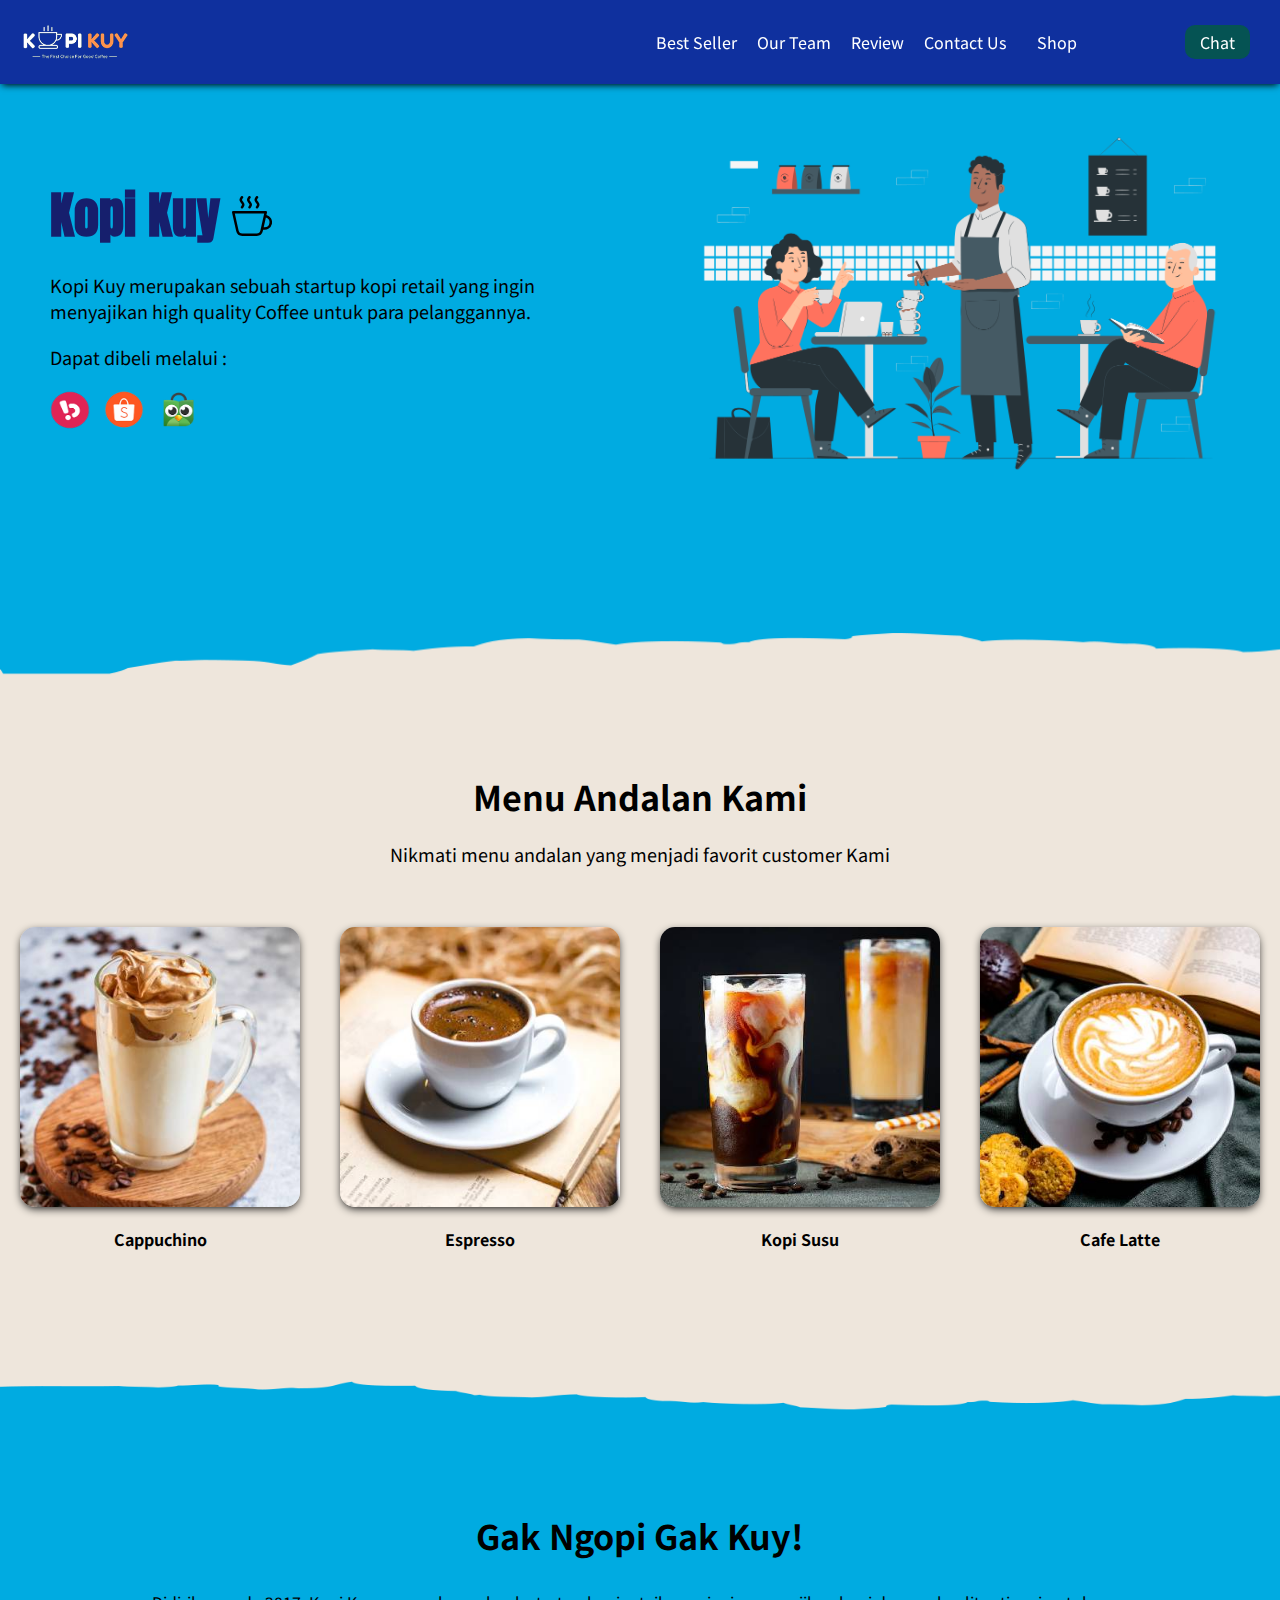
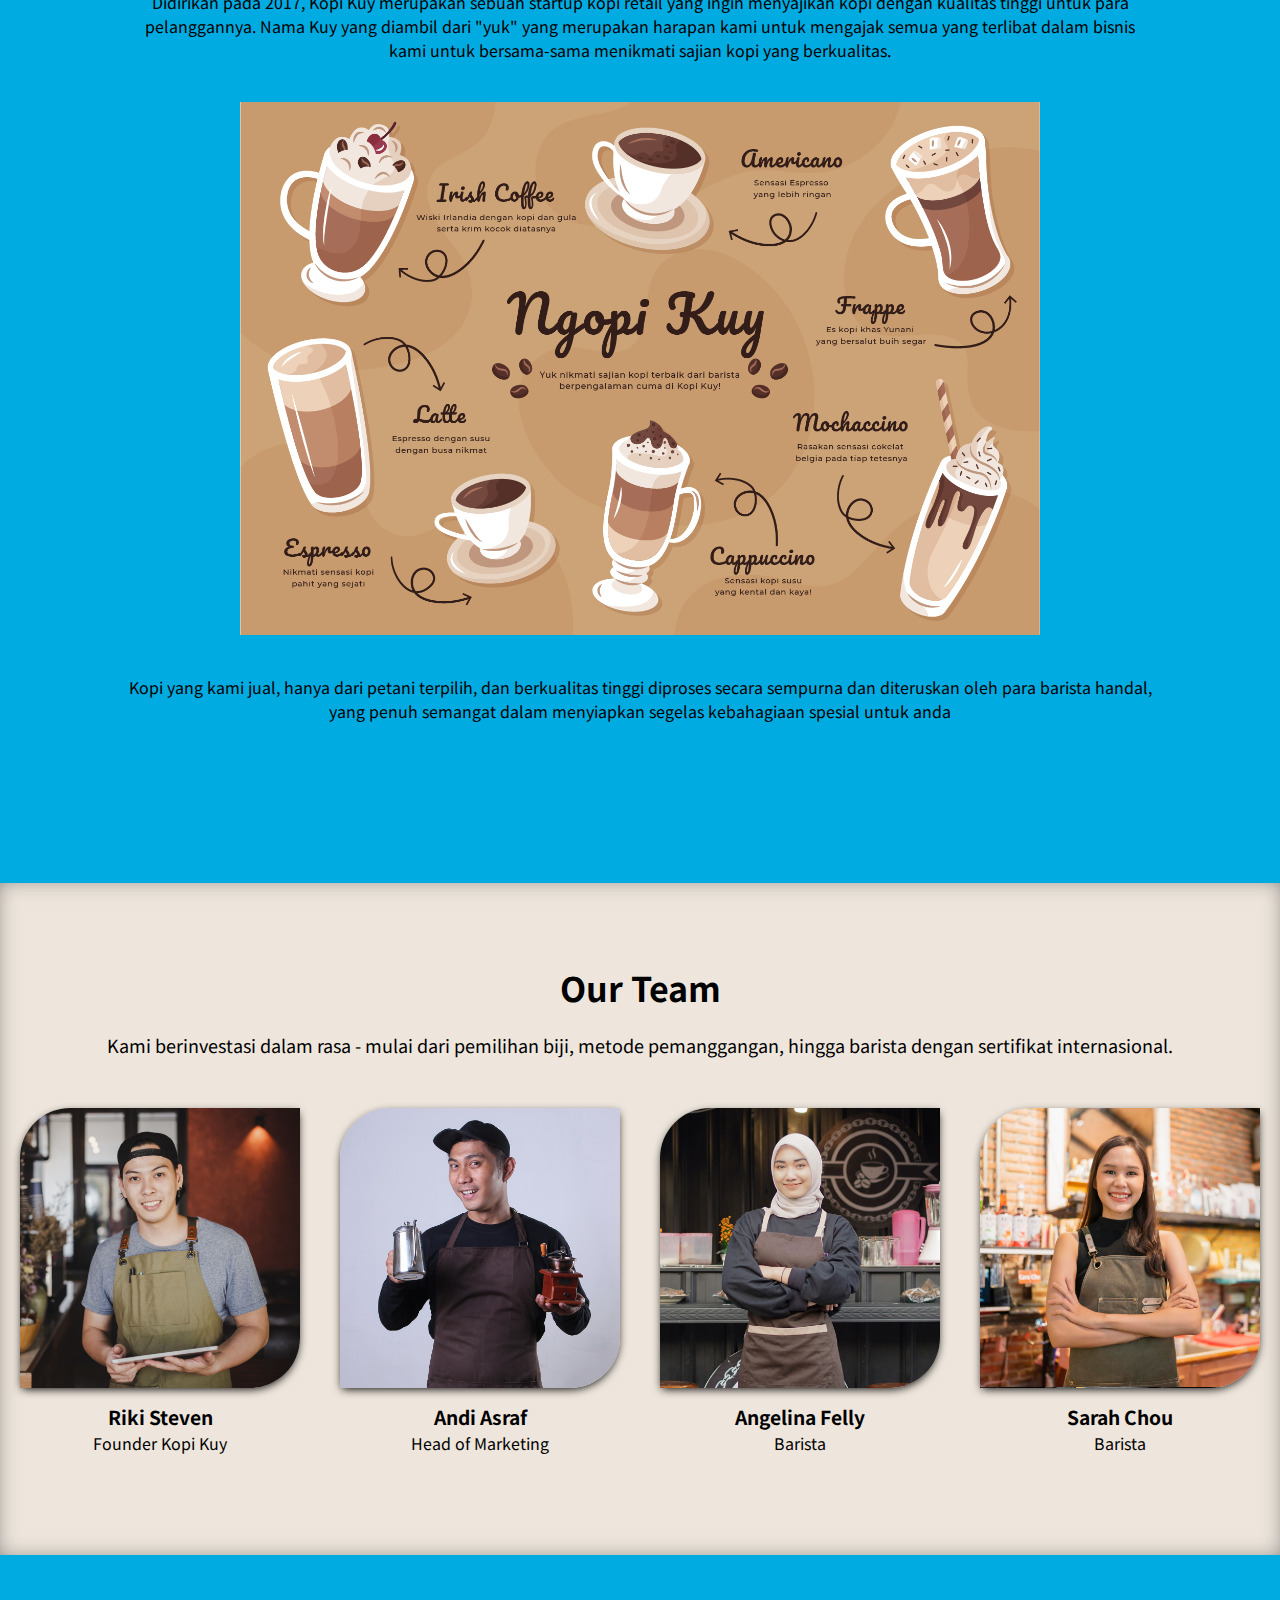
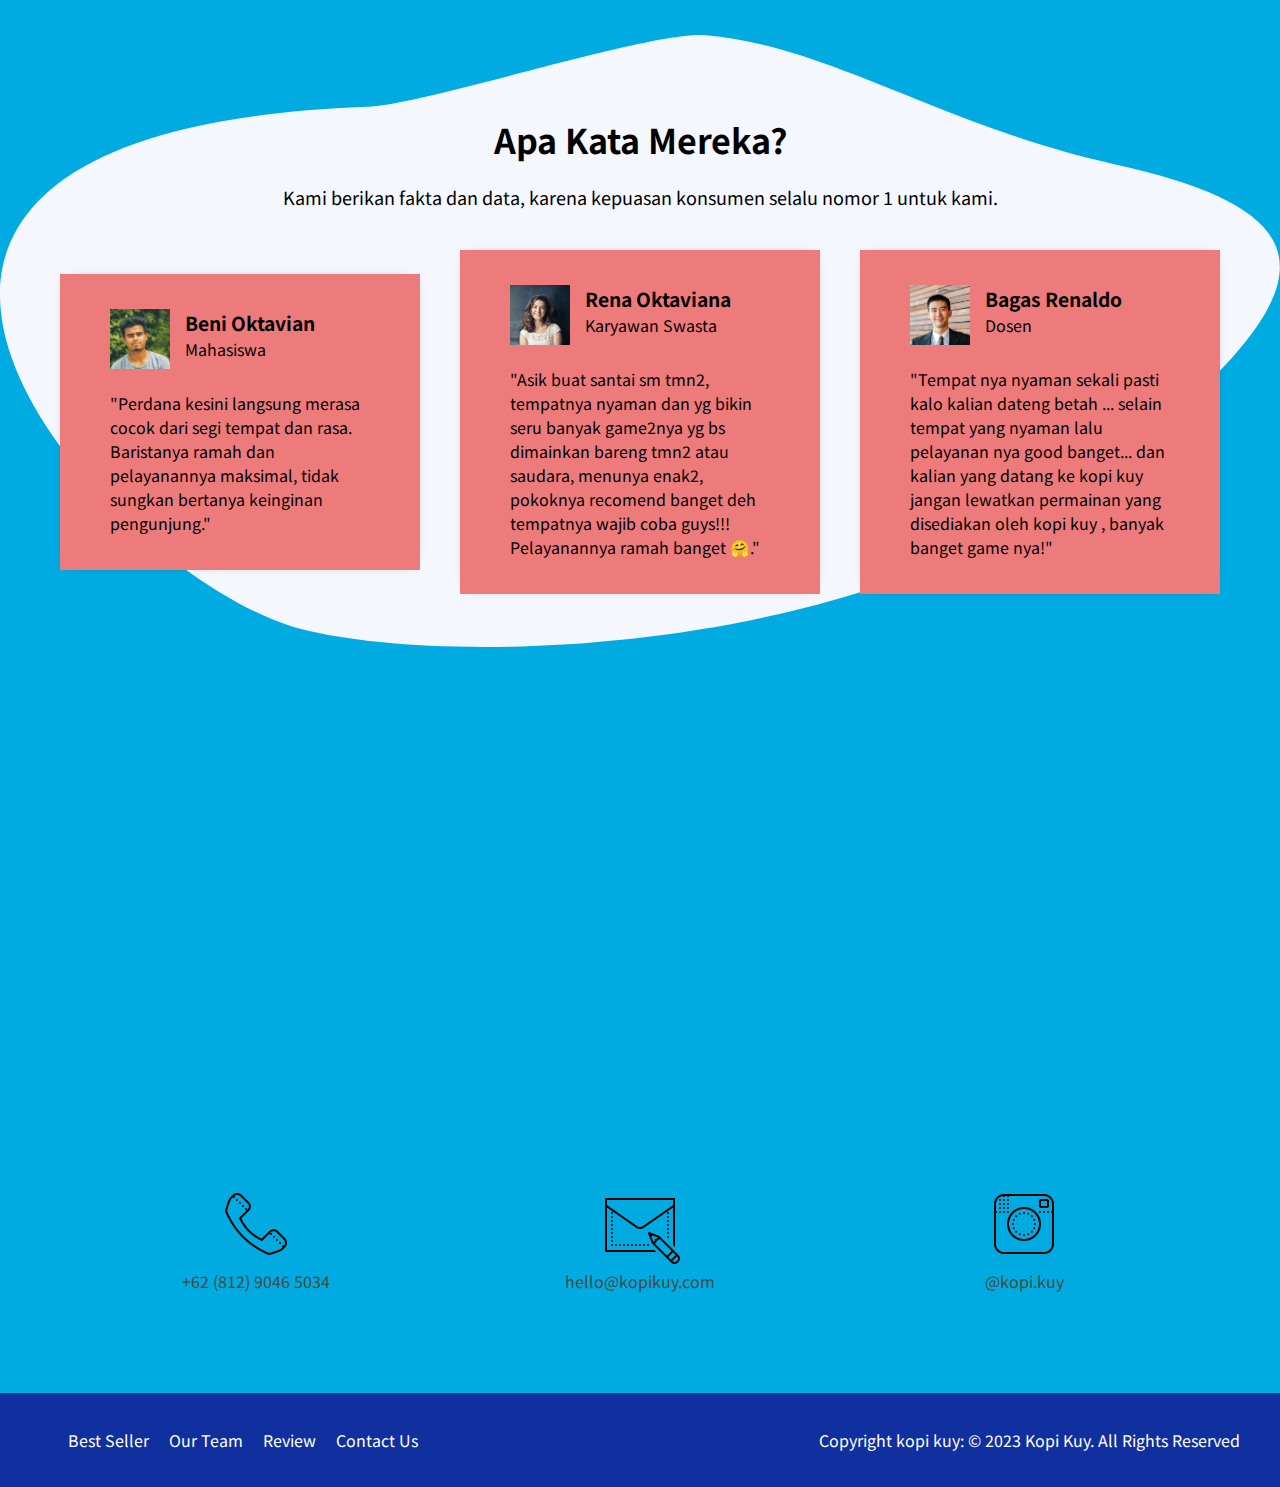
<file: index.html>
<!DOCTYPE html>
<html lang="id">

<head>
    <meta charset="UTF-8">
    <meta http-equiv="X-UA-Compatible" content="IE=edge">
    <meta name="viewport" content="width=device-width, initial-scale=1.0">
    <link rel="shortcut icon" href="images/favicon.ico" type="image/x-icon">
    <title>Website Kopi Kuy</title>
    <link rel="preconnect" href="https://fonts.googleapis.com">
    <link rel="preconnect" href="https://fonts.gstatic.com" crossorigin>
    <link href="https://fonts.googleapis.com/css2?family=Anton&family=Noto+Sans+KR&display=swap" rel="stylesheet">
    <link rel="stylesheet" href="css/style.css">
</head>

<body>
    <nav>
        <img class="logo" src="images/logo/logo_kuy.png">
        <div class="navigasi">
            <a href="#best-seller">Best Seller</a>
            <a href="#our-team">Our Team</a>
            <a href="#review">Review</a>
            <a href="#contact-us">Contact Us</a>
        </div>
        <a class="shop" href="produk.html">Shop</a>
        <a class="chat" href="https://wa.me/628123456?text=Saya ingin bertanya" target="_blank">Chat</a>
    </nav>

    <!-- Tulis Kode HTML / <header> Setelah baris di bawah ini (baris 28) -->

    <header>
        <div class="kiri">
            <h1>Kopi Kuy
                <img src="images/icon/icon_kopi.svg" alt="">
            </h1>
            <p>
                Kopi Kuy merupakan sebuah startup kopi retail yang ingin menyajikan high quality Coffee untuk para
                pelanggannya.
            </p>
            <p>
                Dapat dibeli melalui :
            </p>
            <div class="olshop">
                <img src="images/logo/logo_bukalapak.png" alt="">
                <img src="images/logo/logo_shopee.png" alt="">
                <img src="images/logo/logo_tokopedia.png" alt="">
            </div>
        </div>

        <div class="kanan">
            <img src="images/header/header2.png" alt="">
        </div>
    </header>

    <section class="best-seller" id="best-seller">
        <h2>Menu Andalan Kami</h2>
        <p>Nikmati menu andalan yang menjadi favorit customer Kami</p>

        <div class="produk">
            <img src="images/produk/product_capuchino.jpg" alt="">
            <p>Cappuchino</p>
        </div>

        <div class="produk">
            <img src="images/produk/product_espresso.jpg" alt="">
            <p>Espresso</p>
        </div>

        <div class="produk">
            <img src="images/produk/product_kopi_susu.jpg" alt="">
            <p>Kopi Susu</p>
        </div>

        <div class="produk">
            <img src="images/produk/product_latte.jpg" alt="">
            <p>Cafe Latte</p>
        </div>
    </section>

    <section class="about-us" id="about-us">
        <h2>Gak Ngopi Gak Kuy!</h2>
        <p>Didirikan pada 2017, Kopi Kuy merupakan sebuah startup kopi retail
            yang ingin menyajikan kopi dengan kualitas tinggi untuk para pelanggannya.
            Nama Kuy yang diambil dari "yuk" yang merupakan harapan kami untuk mengajak semua
            yang terlibat dalam bisnis kami untuk bersama-sama menikmati sajian kopi yang berkualitas.</p>
        <img src="images/about-us/aset_kopi_jumbo.png" alt="">
        <p>Kopi yang kami jual, hanya dari petani terpilih, dan berkualitas tinggi diproses
            secara sempurna dan diteruskan oleh para barista handal, yang penuh semangat
            dalam menyiapkan segelas kebahagiaan spesial untuk anda</p>
    </section>

    <section class="our-team" id="our-team">
        <h2>Our Team</h2>
        <p>Kami berinvestasi dalam rasa - mulai dari pemilihan biji, metode pemanggangan,
            hingga barista dengan sertifikat internasional.</p>

        <div class="team">
            <img src="images/team/team1.jpg" alt="">
            <h3>Riki Steven</h3>
            <p>Founder Kopi Kuy</p>
        </div>

        <div class="team">
            <img src="images/team/team2.jpg" alt="">
            <h3>Andi Asraf</h3>
            <p>Head of Marketing</p>
        </div>

        <div class="team">
            <img src="images/team/team3.jpg" alt="">
            <h3>Angelina Felly</h3>
            <p>Barista</p>
        </div>

        <div class="team">
            <img src="images/team/team4.jpg" alt="">
            <h3>Sarah Chou</h3>
            <p>Barista</p>
        </div>
    </section>

    <section class="review" id="review">
        <h2>Apa Kata Mereka?</h2>
        <p>Kami berikan fakta dan data, karena kepuasan konsumen selalu nomor 1 untuk kami.</p>

        <div class="testimoni">
            <img src="images/customer/customer1.jpg" alt="">
            <div class="profile">
                <h3>Beni Oktavian</h3>
                <p>Mahasiswa</p>
            </div>
            <p>"Perdana kesini langsung merasa cocok dari segi tempat dan rasa.
                Baristanya ramah dan pelayanannya maksimal, tidak sungkan bertanya keinginan pengunjung."</p>
        </div>

        <div class="testimoni">
            <img src="images/customer/customer2.jpg" alt="">
            <div class="profile">
                <h3>Rena Oktaviana</h3>
                <p>Karyawan Swasta</p>
            </div>
            <p>"Asik buat santai sm tmn2, tempatnya nyaman dan yg bikin seru banyak game2nya
                yg bs dimainkan bareng tmn2 atau saudara, menunya enak2, pokoknya recomend
                banget deh tempatnya wajib coba guys!!! Pelayanannya ramah banget 🤗."</p>
        </div>

        <div class="testimoni">
            <img src="images/customer/customer3.jpg" alt="">
            <div class="profile">
                <h3>Bagas Renaldo</h3>
                <p>Dosen</p>
            </div>
            <p>"Tempat nya nyaman sekali pasti kalo kalian dateng betah ...
                selain tempat yang nyaman lalu pelayanan nya good banget...
                dan kalian yang datang ke kopi kuy jangan lewatkan permainan yang disediakan
                oleh kopi kuy , banyak banget game nya!"</p>
        </div>
    </section>

    <section class="contact-us" id="contact-us">
        <iframe
            src="https://www.google.com/maps/embed?pb=!1m14!1m8!1m3!1d7932.741866032694!2d106.668581!3d-6.214715!3m2!1i1024!2i768!4f13.1!3m3!1m2!1s0x2e69f9912c7f297b%3A0xe5a3a671dae861ab!2sKopi%20kuy!5e0!3m2!1sid!2sid!4v1680617229460!5m2!1sid!2sid"
            allowfullscreen="" loading="lazy" referrerpolicy="no-referrer-when-downgrade"></iframe>

        <div class="kontak">
            <img src="images/icon/icon_phone.png" alt="">
            <p>+62 (812) 9046 5034</p>
        </div>

        <div class="kontak">
            <img src="images/icon/icon_mail.png" alt="">
            <p>hello@kopikuy.com</p>
        </div>

        <div class="kontak">
            <img src="images/icon/icon_instagram.png" alt="">
            <p>@kopi.kuy</p>
        </div>
    </section>

    <footer>
        <div class="navigasi">
            <a href="#best-seller">Best Seller</a>
            <a href="#our-team">Our Team</a>
            <a href="#review">Review</a>
            <a href="#contact-us">Contact Us</a>
        </div>

        <p>Copyright kopi kuy: © 2023 Kopi Kuy. All Rights Reserved</p>
    </footer>
    <!--
        Kode HTML tidak boleh lewat dari batas ini
        Pastikan setiap section di tutup
        misalnya kode <section class="best-seller"> harus ada
        di bawah kode </header> (perhatikan ada garis miringnya
        dan setiap section harus setelah kode </section>
        jangan menulis <section> di dalam <section>
    -->
</body>

</html>
</file>
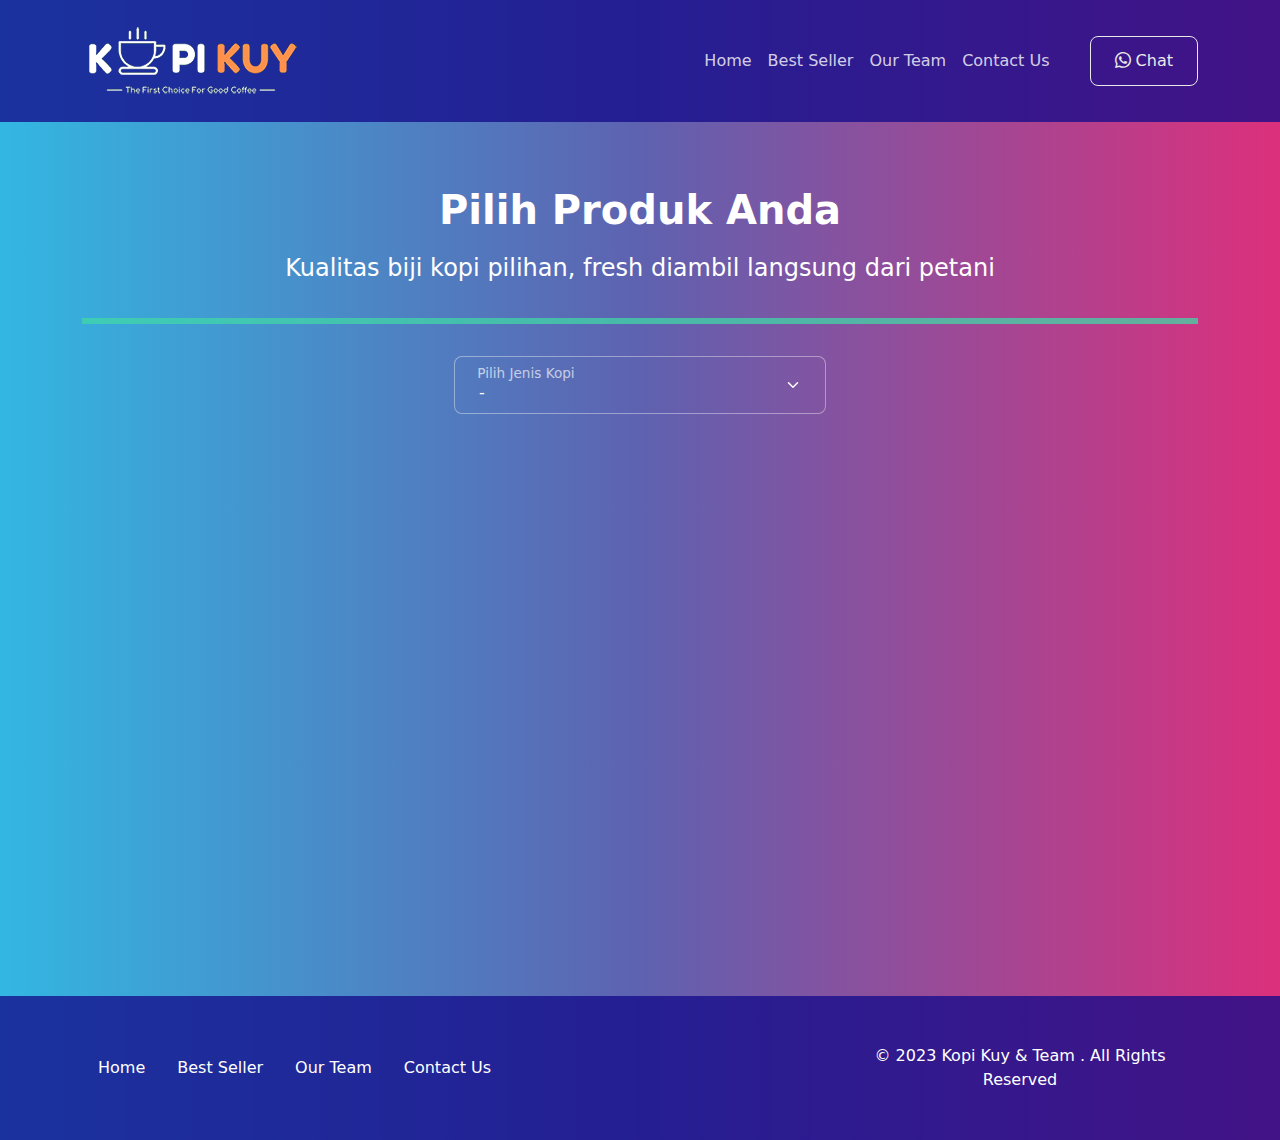
<file: produk.html>
<!DOCTYPE html>
<html lang="id">

<head>
    <meta charset="UTF-8">
    <meta http-equiv="X-UA-Compatible" content="IE=edge">
    <meta name="viewport" content="width=device-width, initial-scale=1.0">
    <link rel="shortcut icon" href="images/favicon/favicon.ico" type="image/x-icon">
    <title>Produk</title>
    <link rel="shortcut icon" href="images/favicon.ico" type="image/x-icon">
    <link rel="stylesheet" href="vendor/bootstrap/quartz.css">
    <link rel="stylesheet" href="vendor/bootstrap/bootstrap-icons.css">
    <script src="vendor/bootstrap/bootstrap.bundle.min.js"></script>
    <style>
        /* tulis kode CSS internal di bawah sini */
        .bg-blue {
            background-color: #130a8ac4;
        }

        body.bg-aqua {
            background-color: #00ABE1;
        }

        section {
            min-height: 90vh;
        }

        img {
            max-width: 100%;
            height: auto;
        }

        @media (max-width:600px) {
            #back-top {
                width: fit-content;
                top: -50px;
                left: 50%;
                transform: translate(-50%, 50%);
            }
        }

        /* Batas Akhir penulisan kode CSS internal */
    </style>
    <script src="js/jquery-3.6.3.min.js"></script>
</head>

<body class="body bg-aqua">
    <!-- Tulis Kode Bootstrap Di Bawah Sini -->
    <nav class="navbar navbar-dark bg-blue navbar-expand-lg bisadicopy">
        <div class="container">
            <a class="navbar-brand" href="">
                <img src="images/logo/logo_kuy.png" height="40" alt="image">
            </a>
            <button class="navbar-toggler" type="button" data-bs-toggle="collapse" data-bs-target="#navbarNav11"
                aria-controls="navbarNav11" aria-expanded="false" aria-label="Toggle navigation">
                <span class="navbar-toggler-icon"></span>
            </button>
            <div class="collapse navbar-collapse" id="navbarNav11">
                <ul class="navbar-nav ms-auto">
                    <li class="nav-item active">
                        <a class="nav-link" href="index.html">Home</a>
                    </li>
                    <li class="nav-item">
                        <a class="nav-link" href="index.html#best-seller">Best Seller</a>
                    </li>
                    <li class="nav-item">
                        <a class="nav-link" href="index.html#our-team">Our Team</a>
                    </li>
                    <li class="nav-item">
                        <a class="nav-link" href="index.html#contact-us">Contact Us</a>
                    </li>
                </ul>
                <a class="btn btn-outline-light ms-md-3" href="https://wa.me/6281290465033">
                    <i class="bi bi-whatsapp"></i> Chat</a>
            </div>
        </div>
    </nav>

    <section class="produk text-center my-3 py-3">
        <div class="container">
            <h1>Pilih Produk Anda</h1>
            <p class="fs-4">Kualitas biji kopi pilihan, fresh diambil langsung dari petani</p>
            <hr class="border border-success border-3 opacity-75">

            <!-- Ini Untuk Select -->
            <div class="form-floating col-lg-4 mx-auto my-3">
                <select class="form-select" id="select_kopi">
                    <option selected disabled>-</option>
                    <option value="cappuchino">Cappuchino</option>
                    <option value="expresso">Expresso</option>
                    <option value="nonkopi">Non Kopi</option>
                </select>

                <label for="select_kopi">Pilih Jenis Kopi</label>

            </div>
            <div id="baris_produk" class="row row-cols-1 row-cols-md-2 row-cols-lg-4 ">

            </div>
        </div>
    </section>

    <footer class="riki-block footer-small py-4 bg-blue">
        <div class="container">
            <div class="row align-items-center">
                <div class="col-12 col-md-8">
                    <ul class="nav justify-content-center justify-content-md-start">
                        <li class="nav-item active">
                            <a class="nav-link" href="index.html">Home</a>
                        </li>
                        <li class="nav-item">
                            <a class="nav-link" href="index.html#best-seller">Best Seller</a>
                        </li>
                        <li class="nav-item">
                            <a class="nav-link" href="index.html#our-team">Our Team</a>
                        </li>
                        <li class="nav-item">
                            <a class="nav-link" href="index.html#contact-us">Contact Us</a>
                        </li>
                    </ul>
                </div>

                <div class="col-12 col-md-4 mt-4 mt-md-0 text-center text-md-right">
                    &copy; 2023 Kopi Kuy &amp; Team . All Rights Reserved
                </div>
            </div>
        </div>
    </footer>

    <!-- Batas Akhir penulisan kode Bootstrap -->
    <script>
        /* Tulis Javascript Di bawah Sini */
        var sumber = "https://rikikurnia.com/prakerja/api/kopi"
        var sumber2 = "data.json"

        select_kopi.onchange = function () {
            var dipilih = select_kopi.value
            ambilData(dipilih)
        }

        function ambilData(dipilih) {
            console.log(dipilih)
            /* Kode Selanjutnya di tulis di bawah sini */
            var template = ""
            $.getJSON(sumber2).then(function (data) {
                var data_kopi = data[dipilih]
                console.log(data_kopi)

                data_kopi.forEach(item => {
                    template += `<div class="col mb-4">
                        <div class="card">
                            <img src="${item.foto}" class="card-img-top mx-auto" alt="...">
                            <div class="card-body">
                                <h5 class="card-title">${item.nama}</h5>
                                <div class="row hargasize my-2">
                                    <div class="col">
                                        ${item.size}
                                    </div>
                                    <div class="col">
                                        ${item.harga}
                                    </div>
                                </div>
                                <a target="_blank" href="${item.link}" class="btn btn-primary w-100">Beli</a>
                            </div>
                        </div>
                    </div>`
                })

                baris_produk.innerHTML = template

            })

        }
        /* Batas Akhir penulisan kode Javascript */
    </script>
</body>

</html>
</file>
<file: css/style.css>
/* Kode * di bawah ini untuk mereset tampilan setiap web browser supaya seragam */

* {
   box-sizing: border-box;
   margin: 0;
   padding: 0;
}

html {
   /* scroll-behavior: smooth agar scroll ketika klik pada navigasi menjadi halus */
   scroll-behavior: smooth;
}

/* 
Kode di bawah ini untuk mengatur nav sampai footer agar memiliki tampilan flexibel
selengkapnya akan di bahas di hari ke 3
*/

nav,
header,
section,
footer {
   /* 
      display: flex memiliki pengaturan yang dapat mengatur agar elemen
      di dalamnya memiliki ukuran yang fleksibel
      digunakan saat ada elemen yang isinya lebih dari satu kolom
   */
   display: flex;
   /* 
      align-items: center mengatur elemen di dalamnya rata tengah vertikal
   */
   align-items: center;

   /* 
      justify-content: center mengatur elemen di dalamnya rata tengah horizontal
   */
   justify-content: center;

   /* 
      flex-wrap: wrap mengatur agar jika lebar elemen berlebih, maka elemen
      akan otomatis diletakan di baris baru (tidak dipaksakan di satu baris)
   */
   flex-wrap: wrap;
}



/* 
Kode @font-face untuk menginstall font ke dalam Website 
src adalah untuk lokasi fontnya, font dapat di cari di website https://fonts.google.com/
dengan memberi nama family, maka kita mendaftarkan font tersebut ke dalam website
*/

@font-face {
   src: url(../fonts/poppins.woff2);
   font-family: 'Poppins';
}

body {
   /* 
   mendaftarkan semua teks pada body menjadi family Poppins 
   kenapa pada body? karena elemen body membungkus semua elemen dari nav section sampai footer
   */
   font-family: 'Poppins';
   font-family: 'Noto Sans KR';
   background-color: #00ABE1;
}

/*
Misalnya ada font dari google yang bernama Irish Grover yang berada di:
https://fonts.gstatic.com/s/irishgrover/v23/buExpoi6YtLz2QW7LA4flVgv__RP.woff2

maka bisa coba copy kode berikut untuk menginstall font tadi:

@font-face {
  font-family: 'Irish Grover';
  font-style: normal;
  font-weight: 400;
  src: url(https://fonts.gstatic.com/s/irishgrover/v23/buExpoi6YtLz2QW7LA4flVgv__RP.woff2) format('woff2');
}

Jika kode di atas sudah di copy
Nanti pada element yang ingin menggunakan font Irish Grover Tadi, tinggal diganti font-familynya
misal mau mengganti h1 dan h2 maka kodenya sebagai berikut:

h1,h2 {
   font-family: 'Irish Grover';
}

*/


a {
   /* menghilangkan garis bawah pada link */
   text-decoration: none;

   /* 
   color: adalah untuk mengganti warna tulisan.
   color:unset digunakan pada a untuk menghilangkan warna bawaan pada link (biasanya warna biru) 
   */
   color: unset;
}

h2 {
   /* mengatur ukuran huruf ke 34 pixel */
   font-size: 34px;
}

h3 {
   /* mengatur ukuran huruf ke 1.2rem */
   font-size: 1.2rem;
}

h1,
h2,
h3 {
   /* mengatur tebal huruf bisa bold, normal*/
   font-weight: bold;
}

img {
   /* 
      kode max-width artinya lebar maksimal
      mengatur agar semua elemen img memiliki lebar maksimal 100% agar
      besar gambar tidak melebihi layar ataupun elemen pembungkus
   */
   max-width: 100%;
}

/* Navigasi */

nav {
   /* 
   background-color mengatur warna latar belakang 
   untuk pengguna hp, pergantian warna tidak bisa seperti vs code
   hanya dapat menggunakan warna bahasa inggris seperti: red, green, brown, purple dsb
   untuk pengguna vscode silahkan arahkan mouse ke kotak warna di bawah
   untuk mengganti warna sesuai keinginan
   */
   background-color: #130a8ac4;

   /* box-shadow membuat efek bayangan */
   box-shadow: 0 3px 7px -2px #000;

   /* width mengatur lebar elemen. 100% agar lebarnya full dari kiri sampai kanan layar */
   width: 100%;

   /* 
   padding digunakan untuk memberi jarak ke dalam. 
   efeknya bila digunakan pada elemen yang memiliki warna latar akan membuat elemen tersebut 'gemuk'
   padding-top artinya jarak ke atas, nilai padding dapat berupa
   padding-top, padding-bottom, padding-left, padding-right
   */
   padding-top: 10px;
   padding-bottom: 10px;

   /* 
   position mengatur posisi elemen, position:fixed supaya elemen nav akan ikut menempel di atas layar
   saat kita scroll ke bawah. Jika ingin navigasi gak nempel, bisa menggunakan position:static;
   */
   position: fixed;

   /* Nilai z-index semakin besar, maka elemen akan semakin di depan */
   z-index: 500;
}

img.logo {
   /* height mengatur tinggi elemen */
   height: 40px;
   /* penjelasan margin mirip dengan padding, fungsinya untuk memberi jarak pada elemen */
   margin-left: 20px;
}

div.navigasi {
   margin-left: auto;
   margin-right: 15px;
   margin-top: 20px;
   margin-bottom: 20px;
}

nav a {
   color: #fff;
   padding-left: 8px;
   padding-right: 8px;
}

a.shop {
   margin-right: 100px;
}

a.chat {
   margin-right: 30px;
   background-color: rgb(5, 83, 83);
   color: #fff;
   padding-top: 5px;
   padding-right: 15px;
   padding-bottom: 5px;
   padding-left: 15px;
   border-radius: 10px;
}


/* 
   PERHATIKAN bahwa dalam mengatur elemen, nama elemen langsung ditulis
   sedangkan untuk mengatur class, dibutuhkan tanda titik (.) terlebih dulu
   img {} berarti seluruh elemen dengan tag img (<img src="....">), 
   sedangkan .img artinya hanya elemen dengan class img (<img class="img" src="...">) 
*/


/* HEADER */


header,
section {
   /*
    padding mengatur jarak ke dalam
    pada padding dan margin ditambahkan top / right / bottom / top 
    untuk mengatur jarak masing-masing 
   */
   padding-top: 80px;
   padding-bottom: 80px;

   /* margin mengatur jarak ke luar */
   margin-bottom: 80px;
}

/* penulisan CSS dapat digabung dengan beberapa elemen */
header div.kiri,
header div.kanan {
   /* width mengatur lebar elemen. 50% artinya setengah ukuran elemen pembungkus */
   width: 50%;
   padding: 50px;
}

header h1 {
   margin-bottom: 20px;
   color: #161F6D;
   font-family: 'Anton';
   font-size: 50px;
}

header p {
   /* font-size digunakan untuk mengatur ukuran huruf */
   font-size: 18px;
   margin-bottom: 20px;
}

div.olshop img {
   width: 40px;
   /* aspect-ratio:1 agar tinggi menyesuaikan width */
   aspect-ratio: 1;
   margin-right: 10px;
}

/* Best Seller */

section.best-seller {
   position: relative;

   /* background-color mengatur warna latar belakang elemen */
   background-color: #EEE6DC;

   /* text-align mengatur rata tulisan, bisa bernilai: left, right, center, justify */
   text-align: center;
}

/* 
terkait position, after, dan before memerlukan pemahaman mendalam
terkait layout pada CSS untuk dapat memahami secara penuh 
*/

section.best-seller::before,
section.best-seller::after {
   position: absolute;
   content: "";
   width: 100%;
   height: 76px;

   /* background-image untuk menambahkan gambar sebagai background */
   background-image: url(../images/background/garis-atas.png);

   /*background-size agar gambar latar menyesuaikan tinggi / lebar elemen */
   background-size: cover;

   top: -60px;
   left: 0;
}

section.best-seller::after {
   height: 60px;
   background-image: url(../images/background/garis-bawah.png);
   top: unset;
   bottom: -60px;
}

section.best-seller h2 {
   margin-bottom: 20px;
   width: 100%;
}

/* 
Penulisan section.best-seller > p berarti mengatur elemen p yang langsung
di bungkus oleh elemen <section class="best-seller">
aturan ini tidak berlaku untuk elemen <p> yang ada di dalam <div class="produk">
*/

section.best-seller>p {
   font-size: 18px;
   margin-bottom: 40px;
   width: 100%;
}

div.produk {
   /* 
      Penulisan padding dan margin seperti padding:20px ini penulisan singkat 
      yang berarti top, right, bottom, left nilainya sama, yaitu 20px 
   */
   padding: 20px;
   width: 25%;
}

div.produk img {
   /* transition membuat animasi transisi dari perubahan style, 0.3s berarti 0.3 detik */
   transition: all 0.3s ease;

   /* border-radius  Membuat sudut membulat */
   border-radius: 15px;

   /* box-shadow membuat efek bayangan */
   box-shadow: 0 3px 10px -2px #000;
}

/*

kode div.produk img:hover akan dijalankan saat mouse ada di atas elemen <img> yang ada
di dalam <div class="produk"> 
karena ada efek transition pada div.produk img 
maka akan menghasilkan efek animasi yang smooth

*/
div.produk img:hover {

   /* membuat transformasi, bisa berupa scale(1.05), rotate(180deg), translateY(-50px), dsb */
   transform: scale(0.9);
   border-radius: 50%;
}

div.produk p {
   margin-top: 15px;
   font-weight: bold;
}



/* About US */

section.about-us {
   /* max-width: 80%; mengatur lebar maksimal elemen tidak boleh melebihi 80% layar */
   max-width: 80%;

   /* margin-left dan margin-right auto akan membuat posisi elemen berada di tengah */
   margin-left: auto;
   margin-right: auto;
   text-align: center;
}

section.about-us h2 {
   margin-bottom: 30px;
   width: 100%;
}

section.about-us img {
   /* 
      Penulisan width: 800px dan max-width: 100% mengatur agar
      elemen memiliki lebar 800px namun tidak boleh melebihi 100% ukuran layar
   */
   width: 800px;
   max-width: 100%;
   margin: auto;
}

/*
section.about-us p:nth-child(2) berarti mengatur elemen ke 2 dengan jenis <p>
yang ada di dalam <section class="about-us">
*/

section.about-us p:nth-child(2) {
   margin-bottom: 40px;
}

section.about-us p:nth-child(4) {
   margin-top: 40px;
}


/* OUR TEAM */

section.our-team {
   background-color: #EEE6DC;
   box-shadow: inset 0px 0px 23px -6px #707070;
   text-align: center;
}

section.our-team h2 {
   margin-bottom: 20px;
   width: 100%;
}

section.our-team>p {
   margin-bottom: 30px;
   font-size: 18px;
   width: 800px;
   max-width: 90%;
   margin-left: auto;
   margin-right: auto;
   width: 100%;
}

div.team {
   width: 25%;
   padding: 20px;
}

div.team img {
   width: 100%;
   aspect-ratio: 1/1;
   object-fit: cover;
   box-shadow: 0 3px 10px -2px #000;
   border-radius: 50px 0px 50px 0px;
   margin-bottom: 10px;
}


/* REVIEW */

section.review {
   background-image: url(../images/background/bg-review.svg);
   /* 
      background-size: contain;
      membuat gambar latar belakang tidak terpotong
   */
   background-size: contain;

   /* 
      background-repeat: no-repeat;
      membuat gambar latar belakang tidak diulang (duplikat)
   */
   background-repeat: no-repeat;
   padding-left: 40px;
   padding-right: 40px;
   justify-content: space-around;
   /* align-items: stretch; membuat tinggi elemen di dalam .review .baris seragam */
   text-align: center;
}

section.review h2 {
   margin-bottom: 20px;
   width: 100%;
}

section.review>p {
   margin-bottom: 40px;
   font-size: 18px;
   width: 100%;
}

div.testimoni {
   width: 30%;
   display: flex;
   flex-wrap: wrap;
   padding: 35px 50px;
   box-shadow: 0px 0px 12px -10px #000;
   background-color: #ee7b7b;
}

div.testimoni img {
   width: 60px;
   height: 60px;
   margin-right: 15px;
   object-fit: cover;
}

div.profile {
   text-align: left;
   display: block;
   margin-bottom: 30px;
   width: calc(100% - 75px);
}

div.profile p {
   width: 100%;
   text-align: left;
}

div.testimoni>p {
   width: 100%;
   text-align: left;
}


/* CONTACT US */
section.contact-us {
   margin-bottom: 20px;
}

section.contact-us iframe {
   width: 100%;
   height: 300px;
   border: 0;
}

div.kontak {
   width: 30%;
   /* color mengatur warna tulisan */
   color: rgb(66, 73, 66);
   text-align: center;
   margin-top: 50px;
}


/* FOOTER */

footer {
   background-color: #130a8ac4;
   padding-top: 15px;
   padding-bottom: 15px;
   color: #fff;
   padding-right: 40px;
   padding-left: 40px;
}

footer div.navigasi {
   margin-left: 20px;
   margin-right: auto;
}

footer div.navigasi a {
   padding: 8px;
}

/* UNTUK kode RESPONSIF hari ke 3 tulis DI BAWAH sini */

@media (max-width:600px) {
   div.navigasi {
      display: none;
   }

   a.shop {
      margin-right: 20px;
      margin-left: auto;
   }

   header div.kiri,
   header div.kanan {
      width: 100%;
      padding: 30px;
      text-align: center;
   }

   div.produk,
   div.team {
      width: 50%;
   }

   div.testimoni {
      width: 100%;
      margin-bottom: 30px;
   }

}

/* Kode CSS Selesai di sini */
</file>
<file: vendor/bootstrap/quartz.css>
@charset "UTF-8";/*!
 * Bootswatch v5.2.3 (https://bootswatch.com)
 * Theme: quartz
 * Copyright 2012-2022 Thomas Park
 * Licensed under MIT
 * Based on Bootstrap
*//*!
 * Bootstrap  v5.2.3 (https://getbootstrap.com/)
 * Copyright 2011-2022 The Bootstrap Authors
 * Copyright 2011-2022 Twitter, Inc.
 * Licensed under MIT (https://github.com/twbs/bootstrap/blob/main/LICENSE)
 */:root{--bs-blue:#3a8fd9;--bs-indigo:#6610f2;--bs-purple:#686dc3;--bs-pink:#e83283;--bs-red:#fc346f;--bs-orange:#fd7e14;--bs-yellow:#ffc107;--bs-green:#41d7a7;--bs-teal:#528fb3;--bs-cyan:#39cbfb;--bs-black:#000;--bs-white:#fff;--bs-gray:#6c757d;--bs-gray-dark:#343a40;--bs-gray-100:#f8f9fa;--bs-gray-200:#e9e9e8;--bs-gray-300:#dee2e6;--bs-gray-400:#ced4da;--bs-gray-500:#adb5bd;--bs-gray-600:#6c757d;--bs-gray-700:#495057;--bs-gray-800:#343a40;--bs-gray-900:#212529;--bs-primary:#e83283;--bs-secondary:rgba(255, 255, 255, 0.4);--bs-success:#41d7a7;--bs-info:#39cbfb;--bs-warning:#ffc107;--bs-danger:#fd7e14;--bs-light:#e9e9e8;--bs-dark:#212529;--bs-primary-rgb:232,50,131;--bs-secondary-rgb:255,255,255;--bs-success-rgb:65,215,167;--bs-info-rgb:57,203,251;--bs-warning-rgb:255,193,7;--bs-danger-rgb:253,126,20;--bs-light-rgb:233,233,232;--bs-dark-rgb:33,37,41;--bs-white-rgb:255,255,255;--bs-black-rgb:0,0,0;--bs-body-color-rgb:255,255,255;--bs-body-bg-rgb:104,109,195;--bs-font-sans-serif:system-ui,-apple-system,"Segoe UI",Roboto,"Helvetica Neue","Noto Sans","Liberation Sans",Arial,sans-serif,"Apple Color Emoji","Segoe UI Emoji","Segoe UI Symbol","Noto Color Emoji";--bs-font-monospace:SFMono-Regular,Menlo,Monaco,Consolas,"Liberation Mono","Courier New",monospace;--bs-gradient:linear-gradient(180deg, rgba(255, 255, 255, 0.15), rgba(255, 255, 255, 0));--bs-body-font-family:var(--bs-font-sans-serif);--bs-body-font-size:1rem;--bs-body-font-weight:400;--bs-body-line-height:1.5;--bs-body-color:#fff;--bs-body-bg:#686dc3;--bs-border-width:1px;--bs-border-style:solid;--bs-border-color:rgba(255, 255, 255, 0.2);--bs-border-color-translucent:rgba(0, 0, 0, 0.175);--bs-border-radius:0.5rem;--bs-border-radius-sm:0.6rem;--bs-border-radius-lg:0.7rem;--bs-border-radius-xl:1rem;--bs-border-radius-2xl:2rem;--bs-border-radius-pill:50rem;--bs-link-color:#fff;--bs-link-hover-color:#cccccc;--bs-code-color:#e83283;--bs-highlight-bg:#fff3cd}*,::after,::before{box-sizing:border-box}@media (prefers-reduced-motion:no-preference){:root{scroll-behavior:smooth}}body{margin:0;font-family:var(--bs-body-font-family);font-size:var(--bs-body-font-size);font-weight:var(--bs-body-font-weight);line-height:var(--bs-body-line-height);color:var(--bs-body-color);text-align:var(--bs-body-text-align);background-color:var(--bs-body-bg);-webkit-text-size-adjust:100%;-webkit-tap-highlight-color:transparent}hr{margin:2rem 0;color:inherit;border:0;border-top:1px solid;opacity:.25}.h1,.h2,.h3,.h4,.h5,.h6,h1,h2,h3,h4,h5,h6{margin-top:0;margin-bottom:1rem;font-weight:700;line-height:1.2}.h1,h1{font-size:calc(1.375rem + 1.5vw)}@media (min-width:1200px){.h1,h1{font-size:2.5rem}}.h2,h2{font-size:calc(1.325rem + .9vw)}@media (min-width:1200px){.h2,h2{font-size:2rem}}.h3,h3{font-size:calc(1.3rem + .6vw)}@media (min-width:1200px){.h3,h3{font-size:1.75rem}}.h4,h4{font-size:calc(1.275rem + .3vw)}@media (min-width:1200px){.h4,h4{font-size:1.5rem}}.h5,h5{font-size:1.25rem}.h6,h6{font-size:1rem}p{margin-top:0;margin-bottom:1rem}abbr[title]{-webkit-text-decoration:underline dotted;text-decoration:underline dotted;cursor:help;-webkit-text-decoration-skip-ink:none;text-decoration-skip-ink:none}address{margin-bottom:1rem;font-style:normal;line-height:inherit}ol,ul{padding-left:2rem}dl,ol,ul{margin-top:0;margin-bottom:1rem}ol ol,ol ul,ul ol,ul ul{margin-bottom:0}dt{font-weight:700}dd{margin-bottom:.5rem;margin-left:0}blockquote{margin:0 0 1rem}b,strong{font-weight:bolder}.small,small{font-size:.875em}.mark,mark{padding:.1875em;background-color:var(--bs-highlight-bg)}sub,sup{position:relative;font-size:.75em;line-height:0;vertical-align:baseline}sub{bottom:-.25em}sup{top:-.5em}a{color:var(--bs-link-color);text-decoration:underline}a:hover{color:var(--bs-link-hover-color)}a:not([href]):not([class]),a:not([href]):not([class]):hover{color:inherit;text-decoration:none}code,kbd,pre,samp{font-family:var(--bs-font-monospace);font-size:1em}pre{display:block;margin-top:0;margin-bottom:1rem;overflow:auto;font-size:.875em}pre code{font-size:inherit;color:inherit;word-break:normal}code{font-size:.875em;color:var(--bs-code-color);word-wrap:break-word}a>code{color:inherit}kbd{padding:.1875rem .375rem;font-size:.875em;color:var(--bs-body-bg);background-color:var(--bs-body-color);border-radius:.6rem}kbd kbd{padding:0;font-size:1em}figure{margin:0 0 1rem}img,svg{vertical-align:middle}table{caption-side:bottom;border-collapse:collapse}caption{padding-top:.5rem;padding-bottom:.5rem;color:rgba(255,255,255,.7);text-align:left}th{text-align:inherit;text-align:-webkit-match-parent}tbody,td,tfoot,th,thead,tr{border-color:inherit;border-style:solid;border-width:0}label{display:inline-block}button{border-radius:0}button:focus:not(:focus-visible){outline:0}button,input,optgroup,select,textarea{margin:0;font-family:inherit;font-size:inherit;line-height:inherit}button,select{text-transform:none}[role=button]{cursor:pointer}select{word-wrap:normal}select:disabled{opacity:1}[list]:not([type=date]):not([type=datetime-local]):not([type=month]):not([type=week]):not([type=time])::-webkit-calendar-picker-indicator{display:none!important}[type=button],[type=reset],[type=submit],button{-webkit-appearance:button}[type=button]:not(:disabled),[type=reset]:not(:disabled),[type=submit]:not(:disabled),button:not(:disabled){cursor:pointer}::-moz-focus-inner{padding:0;border-style:none}textarea{resize:vertical}fieldset{min-width:0;padding:0;margin:0;border:0}legend{float:left;width:100%;padding:0;margin-bottom:.5rem;font-size:calc(1.275rem + .3vw);line-height:inherit}@media (min-width:1200px){legend{font-size:1.5rem}}legend+*{clear:left}::-webkit-datetime-edit-day-field,::-webkit-datetime-edit-fields-wrapper,::-webkit-datetime-edit-hour-field,::-webkit-datetime-edit-minute,::-webkit-datetime-edit-month-field,::-webkit-datetime-edit-text,::-webkit-datetime-edit-year-field{padding:0}::-webkit-inner-spin-button{height:auto}[type=search]{outline-offset:-2px;-webkit-appearance:textfield}::-webkit-search-decoration{-webkit-appearance:none}::-webkit-color-swatch-wrapper{padding:0}::-webkit-file-upload-button{font:inherit;-webkit-appearance:button}::file-selector-button{font:inherit;-webkit-appearance:button}output{display:inline-block}iframe{border:0}summary{display:list-item;cursor:pointer}progress{vertical-align:baseline}[hidden]{display:none!important}.lead{font-size:1.25rem;font-weight:300}.display-1{font-size:calc(1.625rem + 4.5vw);font-weight:300;line-height:1.2}@media (min-width:1200px){.display-1{font-size:5rem}}.display-2{font-size:calc(1.575rem + 3.9vw);font-weight:300;line-height:1.2}@media (min-width:1200px){.display-2{font-size:4.5rem}}.display-3{font-size:calc(1.525rem + 3.3vw);font-weight:300;line-height:1.2}@media (min-width:1200px){.display-3{font-size:4rem}}.display-4{font-size:calc(1.475rem + 2.7vw);font-weight:300;line-height:1.2}@media (min-width:1200px){.display-4{font-size:3.5rem}}.display-5{font-size:calc(1.425rem + 2.1vw);font-weight:300;line-height:1.2}@media (min-width:1200px){.display-5{font-size:3rem}}.display-6{font-size:calc(1.375rem + 1.5vw);font-weight:300;line-height:1.2}@media (min-width:1200px){.display-6{font-size:2.5rem}}.list-unstyled{padding-left:0;list-style:none}.list-inline{padding-left:0;list-style:none}.list-inline-item{display:inline-block}.list-inline-item:not(:last-child){margin-right:.5rem}.initialism{font-size:.875em;text-transform:uppercase}.blockquote{margin-bottom:2rem;font-size:1.25rem}.blockquote>:last-child{margin-bottom:0}.blockquote-footer{margin-top:-2rem;margin-bottom:2rem;font-size:.875em;color:rgba(255,255,255,.7)}.blockquote-footer::before{content:"— "}.img-fluid{max-width:100%;height:auto}.img-thumbnail{padding:.25rem;background-color:#686dc3;border:1px solid var(--bs-border-color);border-radius:.5rem;max-width:100%;height:auto}.figure{display:inline-block}.figure-img{margin-bottom:1rem;line-height:1}.figure-caption{font-size:.875em;color:#6c757d}.container,.container-fluid,.container-lg,.container-md,.container-sm,.container-xl,.container-xxl{--bs-gutter-x:1.5rem;--bs-gutter-y:0;width:100%;padding-right:calc(var(--bs-gutter-x) * .5);padding-left:calc(var(--bs-gutter-x) * .5);margin-right:auto;margin-left:auto}@media (min-width:576px){.container,.container-sm{max-width:540px}}@media (min-width:768px){.container,.container-md,.container-sm{max-width:720px}}@media (min-width:992px){.container,.container-lg,.container-md,.container-sm{max-width:960px}}@media (min-width:1200px){.container,.container-lg,.container-md,.container-sm,.container-xl{max-width:1140px}}@media (min-width:1400px){.container,.container-lg,.container-md,.container-sm,.container-xl,.container-xxl{max-width:1320px}}.row{--bs-gutter-x:1.5rem;--bs-gutter-y:0;display:flex;flex-wrap:wrap;margin-top:calc(-1 * var(--bs-gutter-y));margin-right:calc(-.5 * var(--bs-gutter-x));margin-left:calc(-.5 * var(--bs-gutter-x))}.row>*{flex-shrink:0;width:100%;max-width:100%;padding-right:calc(var(--bs-gutter-x) * .5);padding-left:calc(var(--bs-gutter-x) * .5);margin-top:var(--bs-gutter-y)}.col{flex:1 0 0%}.row-cols-auto>*{flex:0 0 auto;width:auto}.row-cols-1>*{flex:0 0 auto;width:100%}.row-cols-2>*{flex:0 0 auto;width:50%}.row-cols-3>*{flex:0 0 auto;width:33.3333333333%}.row-cols-4>*{flex:0 0 auto;width:25%}.row-cols-5>*{flex:0 0 auto;width:20%}.row-cols-6>*{flex:0 0 auto;width:16.6666666667%}.col-auto{flex:0 0 auto;width:auto}.col-1{flex:0 0 auto;width:8.33333333%}.col-2{flex:0 0 auto;width:16.66666667%}.col-3{flex:0 0 auto;width:25%}.col-4{flex:0 0 auto;width:33.33333333%}.col-5{flex:0 0 auto;width:41.66666667%}.col-6{flex:0 0 auto;width:50%}.col-7{flex:0 0 auto;width:58.33333333%}.col-8{flex:0 0 auto;width:66.66666667%}.col-9{flex:0 0 auto;width:75%}.col-10{flex:0 0 auto;width:83.33333333%}.col-11{flex:0 0 auto;width:91.66666667%}.col-12{flex:0 0 auto;width:100%}.offset-1{margin-left:8.33333333%}.offset-2{margin-left:16.66666667%}.offset-3{margin-left:25%}.offset-4{margin-left:33.33333333%}.offset-5{margin-left:41.66666667%}.offset-6{margin-left:50%}.offset-7{margin-left:58.33333333%}.offset-8{margin-left:66.66666667%}.offset-9{margin-left:75%}.offset-10{margin-left:83.33333333%}.offset-11{margin-left:91.66666667%}.g-0,.gx-0{--bs-gutter-x:0}.g-0,.gy-0{--bs-gutter-y:0}.g-1,.gx-1{--bs-gutter-x:0.5rem}.g-1,.gy-1{--bs-gutter-y:0.5rem}.g-2,.gx-2{--bs-gutter-x:1rem}.g-2,.gy-2{--bs-gutter-y:1rem}.g-3,.gx-3{--bs-gutter-x:2rem}.g-3,.gy-3{--bs-gutter-y:2rem}.g-4,.gx-4{--bs-gutter-x:3rem}.g-4,.gy-4{--bs-gutter-y:3rem}.g-5,.gx-5{--bs-gutter-x:6rem}.g-5,.gy-5{--bs-gutter-y:6rem}@media (min-width:576px){.col-sm{flex:1 0 0%}.row-cols-sm-auto>*{flex:0 0 auto;width:auto}.row-cols-sm-1>*{flex:0 0 auto;width:100%}.row-cols-sm-2>*{flex:0 0 auto;width:50%}.row-cols-sm-3>*{flex:0 0 auto;width:33.3333333333%}.row-cols-sm-4>*{flex:0 0 auto;width:25%}.row-cols-sm-5>*{flex:0 0 auto;width:20%}.row-cols-sm-6>*{flex:0 0 auto;width:16.6666666667%}.col-sm-auto{flex:0 0 auto;width:auto}.col-sm-1{flex:0 0 auto;width:8.33333333%}.col-sm-2{flex:0 0 auto;width:16.66666667%}.col-sm-3{flex:0 0 auto;width:25%}.col-sm-4{flex:0 0 auto;width:33.33333333%}.col-sm-5{flex:0 0 auto;width:41.66666667%}.col-sm-6{flex:0 0 auto;width:50%}.col-sm-7{flex:0 0 auto;width:58.33333333%}.col-sm-8{flex:0 0 auto;width:66.66666667%}.col-sm-9{flex:0 0 auto;width:75%}.col-sm-10{flex:0 0 auto;width:83.33333333%}.col-sm-11{flex:0 0 auto;width:91.66666667%}.col-sm-12{flex:0 0 auto;width:100%}.offset-sm-0{margin-left:0}.offset-sm-1{margin-left:8.33333333%}.offset-sm-2{margin-left:16.66666667%}.offset-sm-3{margin-left:25%}.offset-sm-4{margin-left:33.33333333%}.offset-sm-5{margin-left:41.66666667%}.offset-sm-6{margin-left:50%}.offset-sm-7{margin-left:58.33333333%}.offset-sm-8{margin-left:66.66666667%}.offset-sm-9{margin-left:75%}.offset-sm-10{margin-left:83.33333333%}.offset-sm-11{margin-left:91.66666667%}.g-sm-0,.gx-sm-0{--bs-gutter-x:0}.g-sm-0,.gy-sm-0{--bs-gutter-y:0}.g-sm-1,.gx-sm-1{--bs-gutter-x:0.5rem}.g-sm-1,.gy-sm-1{--bs-gutter-y:0.5rem}.g-sm-2,.gx-sm-2{--bs-gutter-x:1rem}.g-sm-2,.gy-sm-2{--bs-gutter-y:1rem}.g-sm-3,.gx-sm-3{--bs-gutter-x:2rem}.g-sm-3,.gy-sm-3{--bs-gutter-y:2rem}.g-sm-4,.gx-sm-4{--bs-gutter-x:3rem}.g-sm-4,.gy-sm-4{--bs-gutter-y:3rem}.g-sm-5,.gx-sm-5{--bs-gutter-x:6rem}.g-sm-5,.gy-sm-5{--bs-gutter-y:6rem}}@media (min-width:768px){.col-md{flex:1 0 0%}.row-cols-md-auto>*{flex:0 0 auto;width:auto}.row-cols-md-1>*{flex:0 0 auto;width:100%}.row-cols-md-2>*{flex:0 0 auto;width:50%}.row-cols-md-3>*{flex:0 0 auto;width:33.3333333333%}.row-cols-md-4>*{flex:0 0 auto;width:25%}.row-cols-md-5>*{flex:0 0 auto;width:20%}.row-cols-md-6>*{flex:0 0 auto;width:16.6666666667%}.col-md-auto{flex:0 0 auto;width:auto}.col-md-1{flex:0 0 auto;width:8.33333333%}.col-md-2{flex:0 0 auto;width:16.66666667%}.col-md-3{flex:0 0 auto;width:25%}.col-md-4{flex:0 0 auto;width:33.33333333%}.col-md-5{flex:0 0 auto;width:41.66666667%}.col-md-6{flex:0 0 auto;width:50%}.col-md-7{flex:0 0 auto;width:58.33333333%}.col-md-8{flex:0 0 auto;width:66.66666667%}.col-md-9{flex:0 0 auto;width:75%}.col-md-10{flex:0 0 auto;width:83.33333333%}.col-md-11{flex:0 0 auto;width:91.66666667%}.col-md-12{flex:0 0 auto;width:100%}.offset-md-0{margin-left:0}.offset-md-1{margin-left:8.33333333%}.offset-md-2{margin-left:16.66666667%}.offset-md-3{margin-left:25%}.offset-md-4{margin-left:33.33333333%}.offset-md-5{margin-left:41.66666667%}.offset-md-6{margin-left:50%}.offset-md-7{margin-left:58.33333333%}.offset-md-8{margin-left:66.66666667%}.offset-md-9{margin-left:75%}.offset-md-10{margin-left:83.33333333%}.offset-md-11{margin-left:91.66666667%}.g-md-0,.gx-md-0{--bs-gutter-x:0}.g-md-0,.gy-md-0{--bs-gutter-y:0}.g-md-1,.gx-md-1{--bs-gutter-x:0.5rem}.g-md-1,.gy-md-1{--bs-gutter-y:0.5rem}.g-md-2,.gx-md-2{--bs-gutter-x:1rem}.g-md-2,.gy-md-2{--bs-gutter-y:1rem}.g-md-3,.gx-md-3{--bs-gutter-x:2rem}.g-md-3,.gy-md-3{--bs-gutter-y:2rem}.g-md-4,.gx-md-4{--bs-gutter-x:3rem}.g-md-4,.gy-md-4{--bs-gutter-y:3rem}.g-md-5,.gx-md-5{--bs-gutter-x:6rem}.g-md-5,.gy-md-5{--bs-gutter-y:6rem}}@media (min-width:992px){.col-lg{flex:1 0 0%}.row-cols-lg-auto>*{flex:0 0 auto;width:auto}.row-cols-lg-1>*{flex:0 0 auto;width:100%}.row-cols-lg-2>*{flex:0 0 auto;width:50%}.row-cols-lg-3>*{flex:0 0 auto;width:33.3333333333%}.row-cols-lg-4>*{flex:0 0 auto;width:25%}.row-cols-lg-5>*{flex:0 0 auto;width:20%}.row-cols-lg-6>*{flex:0 0 auto;width:16.6666666667%}.col-lg-auto{flex:0 0 auto;width:auto}.col-lg-1{flex:0 0 auto;width:8.33333333%}.col-lg-2{flex:0 0 auto;width:16.66666667%}.col-lg-3{flex:0 0 auto;width:25%}.col-lg-4{flex:0 0 auto;width:33.33333333%}.col-lg-5{flex:0 0 auto;width:41.66666667%}.col-lg-6{flex:0 0 auto;width:50%}.col-lg-7{flex:0 0 auto;width:58.33333333%}.col-lg-8{flex:0 0 auto;width:66.66666667%}.col-lg-9{flex:0 0 auto;width:75%}.col-lg-10{flex:0 0 auto;width:83.33333333%}.col-lg-11{flex:0 0 auto;width:91.66666667%}.col-lg-12{flex:0 0 auto;width:100%}.offset-lg-0{margin-left:0}.offset-lg-1{margin-left:8.33333333%}.offset-lg-2{margin-left:16.66666667%}.offset-lg-3{margin-left:25%}.offset-lg-4{margin-left:33.33333333%}.offset-lg-5{margin-left:41.66666667%}.offset-lg-6{margin-left:50%}.offset-lg-7{margin-left:58.33333333%}.offset-lg-8{margin-left:66.66666667%}.offset-lg-9{margin-left:75%}.offset-lg-10{margin-left:83.33333333%}.offset-lg-11{margin-left:91.66666667%}.g-lg-0,.gx-lg-0{--bs-gutter-x:0}.g-lg-0,.gy-lg-0{--bs-gutter-y:0}.g-lg-1,.gx-lg-1{--bs-gutter-x:0.5rem}.g-lg-1,.gy-lg-1{--bs-gutter-y:0.5rem}.g-lg-2,.gx-lg-2{--bs-gutter-x:1rem}.g-lg-2,.gy-lg-2{--bs-gutter-y:1rem}.g-lg-3,.gx-lg-3{--bs-gutter-x:2rem}.g-lg-3,.gy-lg-3{--bs-gutter-y:2rem}.g-lg-4,.gx-lg-4{--bs-gutter-x:3rem}.g-lg-4,.gy-lg-4{--bs-gutter-y:3rem}.g-lg-5,.gx-lg-5{--bs-gutter-x:6rem}.g-lg-5,.gy-lg-5{--bs-gutter-y:6rem}}@media (min-width:1200px){.col-xl{flex:1 0 0%}.row-cols-xl-auto>*{flex:0 0 auto;width:auto}.row-cols-xl-1>*{flex:0 0 auto;width:100%}.row-cols-xl-2>*{flex:0 0 auto;width:50%}.row-cols-xl-3>*{flex:0 0 auto;width:33.3333333333%}.row-cols-xl-4>*{flex:0 0 auto;width:25%}.row-cols-xl-5>*{flex:0 0 auto;width:20%}.row-cols-xl-6>*{flex:0 0 auto;width:16.6666666667%}.col-xl-auto{flex:0 0 auto;width:auto}.col-xl-1{flex:0 0 auto;width:8.33333333%}.col-xl-2{flex:0 0 auto;width:16.66666667%}.col-xl-3{flex:0 0 auto;width:25%}.col-xl-4{flex:0 0 auto;width:33.33333333%}.col-xl-5{flex:0 0 auto;width:41.66666667%}.col-xl-6{flex:0 0 auto;width:50%}.col-xl-7{flex:0 0 auto;width:58.33333333%}.col-xl-8{flex:0 0 auto;width:66.66666667%}.col-xl-9{flex:0 0 auto;width:75%}.col-xl-10{flex:0 0 auto;width:83.33333333%}.col-xl-11{flex:0 0 auto;width:91.66666667%}.col-xl-12{flex:0 0 auto;width:100%}.offset-xl-0{margin-left:0}.offset-xl-1{margin-left:8.33333333%}.offset-xl-2{margin-left:16.66666667%}.offset-xl-3{margin-left:25%}.offset-xl-4{margin-left:33.33333333%}.offset-xl-5{margin-left:41.66666667%}.offset-xl-6{margin-left:50%}.offset-xl-7{margin-left:58.33333333%}.offset-xl-8{margin-left:66.66666667%}.offset-xl-9{margin-left:75%}.offset-xl-10{margin-left:83.33333333%}.offset-xl-11{margin-left:91.66666667%}.g-xl-0,.gx-xl-0{--bs-gutter-x:0}.g-xl-0,.gy-xl-0{--bs-gutter-y:0}.g-xl-1,.gx-xl-1{--bs-gutter-x:0.5rem}.g-xl-1,.gy-xl-1{--bs-gutter-y:0.5rem}.g-xl-2,.gx-xl-2{--bs-gutter-x:1rem}.g-xl-2,.gy-xl-2{--bs-gutter-y:1rem}.g-xl-3,.gx-xl-3{--bs-gutter-x:2rem}.g-xl-3,.gy-xl-3{--bs-gutter-y:2rem}.g-xl-4,.gx-xl-4{--bs-gutter-x:3rem}.g-xl-4,.gy-xl-4{--bs-gutter-y:3rem}.g-xl-5,.gx-xl-5{--bs-gutter-x:6rem}.g-xl-5,.gy-xl-5{--bs-gutter-y:6rem}}@media (min-width:1400px){.col-xxl{flex:1 0 0%}.row-cols-xxl-auto>*{flex:0 0 auto;width:auto}.row-cols-xxl-1>*{flex:0 0 auto;width:100%}.row-cols-xxl-2>*{flex:0 0 auto;width:50%}.row-cols-xxl-3>*{flex:0 0 auto;width:33.3333333333%}.row-cols-xxl-4>*{flex:0 0 auto;width:25%}.row-cols-xxl-5>*{flex:0 0 auto;width:20%}.row-cols-xxl-6>*{flex:0 0 auto;width:16.6666666667%}.col-xxl-auto{flex:0 0 auto;width:auto}.col-xxl-1{flex:0 0 auto;width:8.33333333%}.col-xxl-2{flex:0 0 auto;width:16.66666667%}.col-xxl-3{flex:0 0 auto;width:25%}.col-xxl-4{flex:0 0 auto;width:33.33333333%}.col-xxl-5{flex:0 0 auto;width:41.66666667%}.col-xxl-6{flex:0 0 auto;width:50%}.col-xxl-7{flex:0 0 auto;width:58.33333333%}.col-xxl-8{flex:0 0 auto;width:66.66666667%}.col-xxl-9{flex:0 0 auto;width:75%}.col-xxl-10{flex:0 0 auto;width:83.33333333%}.col-xxl-11{flex:0 0 auto;width:91.66666667%}.col-xxl-12{flex:0 0 auto;width:100%}.offset-xxl-0{margin-left:0}.offset-xxl-1{margin-left:8.33333333%}.offset-xxl-2{margin-left:16.66666667%}.offset-xxl-3{margin-left:25%}.offset-xxl-4{margin-left:33.33333333%}.offset-xxl-5{margin-left:41.66666667%}.offset-xxl-6{margin-left:50%}.offset-xxl-7{margin-left:58.33333333%}.offset-xxl-8{margin-left:66.66666667%}.offset-xxl-9{margin-left:75%}.offset-xxl-10{margin-left:83.33333333%}.offset-xxl-11{margin-left:91.66666667%}.g-xxl-0,.gx-xxl-0{--bs-gutter-x:0}.g-xxl-0,.gy-xxl-0{--bs-gutter-y:0}.g-xxl-1,.gx-xxl-1{--bs-gutter-x:0.5rem}.g-xxl-1,.gy-xxl-1{--bs-gutter-y:0.5rem}.g-xxl-2,.gx-xxl-2{--bs-gutter-x:1rem}.g-xxl-2,.gy-xxl-2{--bs-gutter-y:1rem}.g-xxl-3,.gx-xxl-3{--bs-gutter-x:2rem}.g-xxl-3,.gy-xxl-3{--bs-gutter-y:2rem}.g-xxl-4,.gx-xxl-4{--bs-gutter-x:3rem}.g-xxl-4,.gy-xxl-4{--bs-gutter-y:3rem}.g-xxl-5,.gx-xxl-5{--bs-gutter-x:6rem}.g-xxl-5,.gy-xxl-5{--bs-gutter-y:6rem}}.table{--bs-table-color:var(--bs-body-color);--bs-table-bg:transparent;--bs-table-border-color:var(--bs-border-color);--bs-table-accent-bg:transparent;--bs-table-striped-color:var(--bs-body-color);--bs-table-striped-bg:rgba(0, 0, 0, 0.05);--bs-table-active-color:var(--bs-body-color);--bs-table-active-bg:rgba(0, 0, 0, 0.1);--bs-table-hover-color:var(--bs-body-color);--bs-table-hover-bg:rgba(0, 0, 0, 0.075);width:100%;margin-bottom:2rem;color:var(--bs-table-color);vertical-align:top;border-color:var(--bs-table-border-color)}.table>:not(caption)>*>*{padding:.5rem .5rem;background-color:var(--bs-table-bg);border-bottom-width:1px;box-shadow:inset 0 0 0 9999px var(--bs-table-accent-bg)}.table>tbody{vertical-align:inherit}.table>thead{vertical-align:bottom}.table-group-divider{border-top:2px solid currentcolor}.caption-top{caption-side:top}.table-sm>:not(caption)>*>*{padding:.25rem .25rem}.table-bordered>:not(caption)>*{border-width:1px 0}.table-bordered>:not(caption)>*>*{border-width:0 1px}.table-borderless>:not(caption)>*>*{border-bottom-width:0}.table-borderless>:not(:first-child){border-top-width:0}.table-striped>tbody>tr:nth-of-type(odd)>*{--bs-table-accent-bg:var(--bs-table-striped-bg);color:var(--bs-table-striped-color)}.table-striped-columns>:not(caption)>tr>:nth-child(even){--bs-table-accent-bg:var(--bs-table-striped-bg);color:var(--bs-table-striped-color)}.table-active{--bs-table-accent-bg:var(--bs-table-active-bg);color:var(--bs-table-active-color)}.table-hover>tbody>tr:hover>*{--bs-table-accent-bg:var(--bs-table-hover-bg);color:var(--bs-table-hover-color)}.table-primary{--bs-table-color:#fff;--bs-table-bg:#e83283;--bs-table-border-color:#ea478f;--bs-table-striped-bg:#e93c89;--bs-table-striped-color:#fff;--bs-table-active-bg:#ea478f;--bs-table-active-color:#fff;--bs-table-hover-bg:#ea418c;--bs-table-hover-color:#fff;color:var(--bs-table-color);border-color:var(--bs-table-border-color)}.table-secondary{--bs-table-color:#fff;--bs-table-bg:rgba(255, 255, 255, 0.4);--bs-table-border-color:rgba(255, 255, 255, 0.46);--bs-table-striped-bg:rgba(255, 255, 255, 0.43);--bs-table-striped-color:#000;--bs-table-active-bg:rgba(255, 255, 255, 0.46);--bs-table-active-color:#000;--bs-table-hover-bg:rgba(255, 255, 255, 0.445);--bs-table-hover-color:#000;color:var(--bs-table-color);border-color:var(--bs-table-border-color)}.table-success{--bs-table-color:#fff;--bs-table-bg:#41d7a7;--bs-table-border-color:#54dbb0;--bs-table-striped-bg:#4bd9ab;--bs-table-striped-color:#fff;--bs-table-active-bg:#54dbb0;--bs-table-active-color:#fff;--bs-table-hover-bg:#4fdaae;--bs-table-hover-color:#fff;color:var(--bs-table-color);border-color:var(--bs-table-border-color)}.table-info{--bs-table-color:#fff;--bs-table-bg:#39cbfb;--bs-table-border-color:#4dd0fb;--bs-table-striped-bg:#43cefb;--bs-table-striped-color:#fff;--bs-table-active-bg:#4dd0fb;--bs-table-active-color:#fff;--bs-table-hover-bg:#48cffb;--bs-table-hover-color:#fff;color:var(--bs-table-color);border-color:var(--bs-table-border-color)}.table-warning{--bs-table-color:#fff;--bs-table-bg:#ffc107;--bs-table-border-color:#ffc720;--bs-table-striped-bg:#ffc413;--bs-table-striped-color:#fff;--bs-table-active-bg:#ffc720;--bs-table-active-color:#fff;--bs-table-hover-bg:#ffc61a;--bs-table-hover-color:#fff;color:var(--bs-table-color);border-color:var(--bs-table-border-color)}.table-danger{--bs-table-color:#fff;--bs-table-bg:#fd7e14;--bs-table-border-color:#fd8b2c;--bs-table-striped-bg:#fd8420;--bs-table-striped-color:#fff;--bs-table-active-bg:#fd8b2c;--bs-table-active-color:#fff;--bs-table-hover-bg:#fd8826;--bs-table-hover-color:#fff;color:var(--bs-table-color);border-color:var(--bs-table-border-color)}.table-light{--bs-table-color:#000;--bs-table-bg:#e9e9e8;--bs-table-border-color:#d2d2d1;--bs-table-striped-bg:#dddddc;--bs-table-striped-color:#000;--bs-table-active-bg:#d2d2d1;--bs-table-active-color:#fff;--bs-table-hover-bg:#d8d8d7;--bs-table-hover-color:#000;color:var(--bs-table-color);border-color:var(--bs-table-border-color)}.table-dark{--bs-table-color:#fff;--bs-table-bg:#212529;--bs-table-border-color:#373b3e;--bs-table-striped-bg:#2c3034;--bs-table-striped-color:#fff;--bs-table-active-bg:#373b3e;--bs-table-active-color:#fff;--bs-table-hover-bg:#323539;--bs-table-hover-color:#fff;color:var(--bs-table-color);border-color:var(--bs-table-border-color)}.table-responsive{overflow-x:auto;-webkit-overflow-scrolling:touch}@media (max-width:575.98px){.table-responsive-sm{overflow-x:auto;-webkit-overflow-scrolling:touch}}@media (max-width:767.98px){.table-responsive-md{overflow-x:auto;-webkit-overflow-scrolling:touch}}@media (max-width:991.98px){.table-responsive-lg{overflow-x:auto;-webkit-overflow-scrolling:touch}}@media (max-width:1199.98px){.table-responsive-xl{overflow-x:auto;-webkit-overflow-scrolling:touch}}@media (max-width:1399.98px){.table-responsive-xxl{overflow-x:auto;-webkit-overflow-scrolling:touch}}.form-label{margin-bottom:.5rem}.col-form-label{padding-top:calc(.75rem + 1px);padding-bottom:calc(.75rem + 1px);margin-bottom:0;font-size:inherit;line-height:1.5}.col-form-label-lg{padding-top:calc(.5rem + 1px);padding-bottom:calc(.5rem + 1px);font-size:1.25rem}.col-form-label-sm{padding-top:calc(.25rem + 1px);padding-bottom:calc(.25rem + 1px);font-size:.875rem}.form-text{margin-top:.25rem;font-size:.875em;color:rgba(255,255,255,.7)}.form-control{display:block;width:100%;padding:.75rem 1.5rem;font-size:1rem;font-weight:400;line-height:1.5;color:#fff;background-color:transparent;background-clip:padding-box;border:1px solid rgba(255,255,255,.4);-webkit-appearance:none;-moz-appearance:none;appearance:none;border-radius:.5rem;transition:border-color .15s ease-in-out,box-shadow .15s ease-in-out}@media (prefers-reduced-motion:reduce){.form-control{transition:none}}.form-control[type=file]{overflow:hidden}.form-control[type=file]:not(:disabled):not([readonly]){cursor:pointer}.form-control:focus{color:#fff;background-color:transparent;border-color:rgba(255,255,255,.4);outline:0;box-shadow:none}.form-control::-webkit-date-and-time-value{height:1.5em}.form-control::-moz-placeholder{color:rgba(255,255,255,.7);opacity:1}.form-control::placeholder{color:rgba(255,255,255,.7);opacity:1}.form-control:disabled{background-color:rgba(255,255,255,.1);opacity:1}.form-control::-webkit-file-upload-button{padding:.75rem 1.5rem;margin:-.75rem -1.5rem;-webkit-margin-end:1.5rem;margin-inline-end:1.5rem;color:#fff;background-color:transparent;pointer-events:none;border-color:inherit;border-style:solid;border-width:0;border-inline-end-width:1px;border-radius:0;-webkit-transition:color .15s ease-in-out,background-color .15s ease-in-out,border-color .15s ease-in-out,box-shadow .15s ease-in-out;transition:color .15s ease-in-out,background-color .15s ease-in-out,border-color .15s ease-in-out,box-shadow .15s ease-in-out}.form-control::file-selector-button{padding:.75rem 1.5rem;margin:-.75rem -1.5rem;-webkit-margin-end:1.5rem;margin-inline-end:1.5rem;color:#fff;background-color:transparent;pointer-events:none;border-color:inherit;border-style:solid;border-width:0;border-inline-end-width:1px;border-radius:0;transition:color .15s ease-in-out,background-color .15s ease-in-out,border-color .15s ease-in-out,box-shadow .15s ease-in-out}@media (prefers-reduced-motion:reduce){.form-control::-webkit-file-upload-button{-webkit-transition:none;transition:none}.form-control::file-selector-button{transition:none}}.form-control:hover:not(:disabled):not([readonly])::-webkit-file-upload-button{background-color:rgba(0,0,0,.05)}.form-control:hover:not(:disabled):not([readonly])::file-selector-button{background-color:rgba(0,0,0,.05)}.form-control-plaintext{display:block;width:100%;padding:.75rem 0;margin-bottom:0;line-height:1.5;color:#fff;background-color:transparent;border:solid transparent;border-width:1px 0}.form-control-plaintext:focus{outline:0}.form-control-plaintext.form-control-lg,.form-control-plaintext.form-control-sm{padding-right:0;padding-left:0}.form-control-sm{min-height:calc(1.5em + .5rem + 2px);padding:.25rem .5rem;font-size:.875rem;border-radius:.6rem}.form-control-sm::-webkit-file-upload-button{padding:.25rem .5rem;margin:-.25rem -.5rem;-webkit-margin-end:.5rem;margin-inline-end:.5rem}.form-control-sm::file-selector-button{padding:.25rem .5rem;margin:-.25rem -.5rem;-webkit-margin-end:.5rem;margin-inline-end:.5rem}.form-control-lg{min-height:calc(1.5em + 1rem + 2px);padding:.5rem 1rem;font-size:1.25rem;border-radius:.7rem}.form-control-lg::-webkit-file-upload-button{padding:.5rem 1rem;margin:-.5rem -1rem;-webkit-margin-end:1rem;margin-inline-end:1rem}.form-control-lg::file-selector-button{padding:.5rem 1rem;margin:-.5rem -1rem;-webkit-margin-end:1rem;margin-inline-end:1rem}textarea.form-control{min-height:calc(1.5em + 1.5rem + 2px)}textarea.form-control-sm{min-height:calc(1.5em + .5rem + 2px)}textarea.form-control-lg{min-height:calc(1.5em + 1rem + 2px)}.form-control-color{width:3rem;height:calc(1.5em + 1.5rem + 2px);padding:.75rem}.form-control-color:not(:disabled):not([readonly]){cursor:pointer}.form-control-color::-moz-color-swatch{border:0!important;border-radius:.5rem}.form-control-color::-webkit-color-swatch{border-radius:.5rem}.form-control-color.form-control-sm{height:calc(1.5em + .5rem + 2px)}.form-control-color.form-control-lg{height:calc(1.5em + 1rem + 2px)}.form-select{display:block;width:100%;padding:.75rem 4.5rem .75rem 1.5rem;-moz-padding-start:calc(1.5rem - 3px);font-size:1rem;font-weight:400;line-height:1.5;color:#fff;background-color:transparent;background-image:url("data:image/svg+xml,%3csvg xmlns='http://www.w3.org/2000/svg' viewBox='0 0 16 16'%3e%3cpath fill='none' stroke='%23fff' stroke-linecap='round' stroke-linejoin='round' stroke-width='2' d='m2 5 6 6 6-6'/%3e%3c/svg%3e");background-repeat:no-repeat;background-position:right 1.5rem center;background-size:16px 12px;border:1px solid rgba(255,255,255,.4);border-radius:.5rem;transition:border-color .15s ease-in-out,box-shadow .15s ease-in-out;-webkit-appearance:none;-moz-appearance:none;appearance:none}@media (prefers-reduced-motion:reduce){.form-select{transition:none}}.form-select:focus{border-color:rgba(255,255,255,.4);outline:0;box-shadow:none}.form-select[multiple],.form-select[size]:not([size="1"]){padding-right:1.5rem;background-image:none}.form-select:disabled{background-color:#e9e9e8}.form-select:-moz-focusring{color:transparent;text-shadow:0 0 0 #fff}.form-select-sm{padding-top:.25rem;padding-bottom:.25rem;padding-left:.5rem;font-size:.875rem;border-radius:.6rem}.form-select-lg{padding-top:.5rem;padding-bottom:.5rem;padding-left:1rem;font-size:1.25rem;border-radius:.7rem}.form-check{display:block;min-height:1.5rem;padding-left:1.5em;margin-bottom:.125rem}.form-check .form-check-input{float:left;margin-left:-1.5em}.form-check-reverse{padding-right:1.5em;padding-left:0;text-align:right}.form-check-reverse .form-check-input{float:right;margin-right:-1.5em;margin-left:0}.form-check-input{width:1em;height:1em;margin-top:.25em;vertical-align:top;background-color:rgba(255,255,255,.3);background-repeat:no-repeat;background-position:center;background-size:contain;border:1px solid rgba(255,255,255,.2);-webkit-appearance:none;-moz-appearance:none;appearance:none;-webkit-print-color-adjust:exact;color-adjust:exact;print-color-adjust:exact}.form-check-input[type=checkbox]{border-radius:.25em}.form-check-input[type=radio]{border-radius:50%}.form-check-input:active{filter:brightness(90%)}.form-check-input:focus{border-color:rgba(255,255,255,.4);outline:0;box-shadow:0 0 0 .25rem rgba(232,50,131,.25)}.form-check-input:checked{background-color:#e83283;border-color:#e83283}.form-check-input:checked[type=checkbox]{background-image:url("data:image/svg+xml,%3csvg xmlns='http://www.w3.org/2000/svg' viewBox='0 0 20 20'%3e%3cpath fill='none' stroke='%23fff' stroke-linecap='round' stroke-linejoin='round' stroke-width='3' d='m6 10 3 3 6-6'/%3e%3c/svg%3e")}.form-check-input:checked[type=radio]{background-image:url("data:image/svg+xml,%3csvg xmlns='http://www.w3.org/2000/svg' viewBox='-4 -4 8 8'%3e%3ccircle r='2' fill='%23fff'/%3e%3c/svg%3e")}.form-check-input[type=checkbox]:indeterminate{background-color:#e83283;border-color:#e83283;background-image:url("data:image/svg+xml,%3csvg xmlns='http://www.w3.org/2000/svg' viewBox='0 0 20 20'%3e%3cpath fill='none' stroke='%23fff' stroke-linecap='round' stroke-linejoin='round' stroke-width='3' d='M6 10h8'/%3e%3c/svg%3e")}.form-check-input:disabled{pointer-events:none;filter:none;opacity:.5}.form-check-input:disabled~.form-check-label,.form-check-input[disabled]~.form-check-label{cursor:default;opacity:.5}.form-switch{padding-left:2.5em}.form-switch .form-check-input{width:2em;margin-left:-2.5em;background-image:url("data:image/svg+xml,%3csvg xmlns='http://www.w3.org/2000/svg' viewBox='-4 -4 8 8'%3e%3ccircle r='3' fill='%23fff'/%3e%3c/svg%3e");background-position:left center;border-radius:2em;transition:background-position .15s ease-in-out}@media (prefers-reduced-motion:reduce){.form-switch .form-check-input{transition:none}}.form-switch .form-check-input:focus{background-image:url("data:image/svg+xml,%3csvg xmlns='http://www.w3.org/2000/svg' viewBox='-4 -4 8 8'%3e%3ccircle r='3' fill='%23fff'/%3e%3c/svg%3e")}.form-switch .form-check-input:checked{background-position:right center;background-image:url("data:image/svg+xml,%3csvg xmlns='http://www.w3.org/2000/svg' viewBox='-4 -4 8 8'%3e%3ccircle r='3' fill='%23fff'/%3e%3c/svg%3e")}.form-switch.form-check-reverse{padding-right:2.5em;padding-left:0}.form-switch.form-check-reverse .form-check-input{margin-right:-2.5em;margin-left:0}.form-check-inline{display:inline-block;margin-right:1rem}.btn-check{position:absolute;clip:rect(0,0,0,0);pointer-events:none}.btn-check:disabled+.btn,.btn-check[disabled]+.btn{pointer-events:none;filter:none;opacity:.65}.form-range{width:100%;height:1.5rem;padding:0;background-color:transparent;-webkit-appearance:none;-moz-appearance:none;appearance:none}.form-range:focus{outline:0}.form-range:focus::-webkit-slider-thumb{box-shadow:0 0 0 1px #686dc3,none}.form-range:focus::-moz-range-thumb{box-shadow:0 0 0 1px #686dc3,none}.form-range::-moz-focus-outer{border:0}.form-range::-webkit-slider-thumb{width:1rem;height:1rem;margin-top:-.25rem;background-color:#e83283;border:0;border-radius:1rem;-webkit-transition:background-color .15s ease-in-out,border-color .15s ease-in-out,box-shadow .15s ease-in-out;transition:background-color .15s ease-in-out,border-color .15s ease-in-out,box-shadow .15s ease-in-out;-webkit-appearance:none;appearance:none}@media (prefers-reduced-motion:reduce){.form-range::-webkit-slider-thumb{-webkit-transition:none;transition:none}}.form-range::-webkit-slider-thumb:active{background-color:#f8c2da}.form-range::-webkit-slider-runnable-track{width:100%;height:.5rem;color:transparent;cursor:pointer;background-color:rgba(0,0,0,.2);border-color:transparent;border-radius:1rem}.form-range::-moz-range-thumb{width:1rem;height:1rem;background-color:#e83283;border:0;border-radius:1rem;-moz-transition:background-color .15s ease-in-out,border-color .15s ease-in-out,box-shadow .15s ease-in-out;transition:background-color .15s ease-in-out,border-color .15s ease-in-out,box-shadow .15s ease-in-out;-moz-appearance:none;appearance:none}@media (prefers-reduced-motion:reduce){.form-range::-moz-range-thumb{-moz-transition:none;transition:none}}.form-range::-moz-range-thumb:active{background-color:#f8c2da}.form-range::-moz-range-track{width:100%;height:.5rem;color:transparent;cursor:pointer;background-color:rgba(0,0,0,.2);border-color:transparent;border-radius:1rem}.form-range:disabled{pointer-events:none}.form-range:disabled::-webkit-slider-thumb{background-color:#adb5bd}.form-range:disabled::-moz-range-thumb{background-color:#adb5bd}.form-floating{position:relative}.form-floating>.form-control,.form-floating>.form-control-plaintext,.form-floating>.form-select{height:calc(3.5rem + 2px);line-height:1.25}.form-floating>label{position:absolute;top:0;left:0;width:100%;height:100%;padding:1rem 1.5rem;overflow:hidden;text-align:start;text-overflow:ellipsis;white-space:nowrap;pointer-events:none;border:1px solid transparent;transform-origin:0 0;transition:opacity .1s ease-in-out,transform .1s ease-in-out}@media (prefers-reduced-motion:reduce){.form-floating>label{transition:none}}.form-floating>.form-control,.form-floating>.form-control-plaintext{padding:1rem 1.5rem}.form-floating>.form-control-plaintext::-moz-placeholder,.form-floating>.form-control::-moz-placeholder{color:transparent}.form-floating>.form-control-plaintext::placeholder,.form-floating>.form-control::placeholder{color:transparent}.form-floating>.form-control-plaintext:not(:-moz-placeholder-shown),.form-floating>.form-control:not(:-moz-placeholder-shown){padding-top:1.625rem;padding-bottom:.625rem}.form-floating>.form-control-plaintext:focus,.form-floating>.form-control-plaintext:not(:placeholder-shown),.form-floating>.form-control:focus,.form-floating>.form-control:not(:placeholder-shown){padding-top:1.625rem;padding-bottom:.625rem}.form-floating>.form-control-plaintext:-webkit-autofill,.form-floating>.form-control:-webkit-autofill{padding-top:1.625rem;padding-bottom:.625rem}.form-floating>.form-select{padding-top:1.625rem;padding-bottom:.625rem}.form-floating>.form-control:not(:-moz-placeholder-shown)~label{opacity:.65;transform:scale(.85) translateY(-.5rem) translateX(.15rem)}.form-floating>.form-control-plaintext~label,.form-floating>.form-control:focus~label,.form-floating>.form-control:not(:placeholder-shown)~label,.form-floating>.form-select~label{opacity:.65;transform:scale(.85) translateY(-.5rem) translateX(.15rem)}.form-floating>.form-control:-webkit-autofill~label{opacity:.65;transform:scale(.85) translateY(-.5rem) translateX(.15rem)}.form-floating>.form-control-plaintext~label{border-width:1px 0}.input-group{position:relative;display:flex;flex-wrap:wrap;align-items:stretch;width:100%}.input-group>.form-control,.input-group>.form-floating,.input-group>.form-select{position:relative;flex:1 1 auto;width:1%;min-width:0}.input-group>.form-control:focus,.input-group>.form-floating:focus-within,.input-group>.form-select:focus{z-index:5}.input-group .btn{position:relative;z-index:2}.input-group .btn:focus{z-index:5}.input-group-text{display:flex;align-items:center;padding:.75rem 1.5rem;font-size:1rem;font-weight:400;line-height:1.5;color:#fff;text-align:center;white-space:nowrap;background-color:transparent;border:1px solid rgba(255,255,255,.4);border-radius:.5rem}.input-group-lg>.btn,.input-group-lg>.form-control,.input-group-lg>.form-select,.input-group-lg>.input-group-text{padding:.5rem 1rem;font-size:1.25rem;border-radius:.7rem}.input-group-sm>.btn,.input-group-sm>.form-control,.input-group-sm>.form-select,.input-group-sm>.input-group-text{padding:.25rem .5rem;font-size:.875rem;border-radius:.6rem}.input-group-lg>.form-select,.input-group-sm>.form-select{padding-right:6rem}.input-group:not(.has-validation)>.dropdown-toggle:nth-last-child(n+3),.input-group:not(.has-validation)>.form-floating:not(:last-child)>.form-control,.input-group:not(.has-validation)>.form-floating:not(:last-child)>.form-select,.input-group:not(.has-validation)>:not(:last-child):not(.dropdown-toggle):not(.dropdown-menu):not(.form-floating){border-top-right-radius:0;border-bottom-right-radius:0}.input-group.has-validation>.dropdown-toggle:nth-last-child(n+4),.input-group.has-validation>.form-floating:nth-last-child(n+3)>.form-control,.input-group.has-validation>.form-floating:nth-last-child(n+3)>.form-select,.input-group.has-validation>:nth-last-child(n+3):not(.dropdown-toggle):not(.dropdown-menu):not(.form-floating){border-top-right-radius:0;border-bottom-right-radius:0}.input-group>:not(:first-child):not(.dropdown-menu):not(.valid-tooltip):not(.valid-feedback):not(.invalid-tooltip):not(.invalid-feedback){margin-left:-1px;border-top-left-radius:0;border-bottom-left-radius:0}.input-group>.form-floating:not(:first-child)>.form-control,.input-group>.form-floating:not(:first-child)>.form-select{border-top-left-radius:0;border-bottom-left-radius:0}.valid-feedback{display:none;width:100%;margin-top:.25rem;font-size:.875em;color:#41d7a7}.valid-tooltip{position:absolute;top:100%;z-index:5;display:none;max-width:100%;padding:.5rem 1rem;margin-top:.1rem;font-size:.875rem;color:#fff;background-color:rgba(65,215,167,.7);border-radius:.5rem}.is-valid~.valid-feedback,.is-valid~.valid-tooltip,.was-validated :valid~.valid-feedback,.was-validated :valid~.valid-tooltip{display:block}.form-control.is-valid,.was-validated .form-control:valid{border-color:#41d7a7;padding-right:calc(1.5em + 1.5rem);background-image:url("data:image/svg+xml,%3csvg xmlns='http://www.w3.org/2000/svg' viewBox='0 0 8 8'%3e%3cpath fill='%2341d7a7' d='M2.3 6.73.6 4.53c-.4-1.04.46-1.4 1.1-.8l1.1 1.4 3.4-3.8c.6-.63 1.6-.27 1.2.7l-4 4.6c-.43.5-.8.4-1.1.1z'/%3e%3c/svg%3e");background-repeat:no-repeat;background-position:right calc(.375em + .375rem) center;background-size:calc(.75em + .75rem) calc(.75em + .75rem)}.form-control.is-valid:focus,.was-validated .form-control:valid:focus{border-color:#41d7a7;box-shadow:0 0 0 .25rem rgba(65,215,167,.25)}.was-validated textarea.form-control:valid,textarea.form-control.is-valid{padding-right:calc(1.5em + 1.5rem);background-position:top calc(.375em + .375rem) right calc(.375em + .375rem)}.form-select.is-valid,.was-validated .form-select:valid{border-color:#41d7a7}.form-select.is-valid:not([multiple]):not([size]),.form-select.is-valid:not([multiple])[size="1"],.was-validated .form-select:valid:not([multiple]):not([size]),.was-validated .form-select:valid:not([multiple])[size="1"]{padding-right:8.25rem;background-image:url("data:image/svg+xml,%3csvg xmlns='http://www.w3.org/2000/svg' viewBox='0 0 16 16'%3e%3cpath fill='none' stroke='%23fff' stroke-linecap='round' stroke-linejoin='round' stroke-width='2' d='m2 5 6 6 6-6'/%3e%3c/svg%3e"),url("data:image/svg+xml,%3csvg xmlns='http://www.w3.org/2000/svg' viewBox='0 0 8 8'%3e%3cpath fill='%2341d7a7' d='M2.3 6.73.6 4.53c-.4-1.04.46-1.4 1.1-.8l1.1 1.4 3.4-3.8c.6-.63 1.6-.27 1.2.7l-4 4.6c-.43.5-.8.4-1.1.1z'/%3e%3c/svg%3e");background-position:right 1.5rem center,center right 4.5rem;background-size:16px 12px,calc(.75em + .75rem) calc(.75em + .75rem)}.form-select.is-valid:focus,.was-validated .form-select:valid:focus{border-color:#41d7a7;box-shadow:0 0 0 .25rem rgba(65,215,167,.25)}.form-control-color.is-valid,.was-validated .form-control-color:valid{width:calc(3rem + calc(1.5em + 1.5rem))}.form-check-input.is-valid,.was-validated .form-check-input:valid{border-color:#41d7a7}.form-check-input.is-valid:checked,.was-validated .form-check-input:valid:checked{background-color:#41d7a7}.form-check-input.is-valid:focus,.was-validated .form-check-input:valid:focus{box-shadow:0 0 0 .25rem rgba(65,215,167,.25)}.form-check-input.is-valid~.form-check-label,.was-validated .form-check-input:valid~.form-check-label{color:#41d7a7}.form-check-inline .form-check-input~.valid-feedback{margin-left:.5em}.input-group>.form-control:not(:focus).is-valid,.input-group>.form-floating:not(:focus-within).is-valid,.input-group>.form-select:not(:focus).is-valid,.was-validated .input-group>.form-control:not(:focus):valid,.was-validated .input-group>.form-floating:not(:focus-within):valid,.was-validated .input-group>.form-select:not(:focus):valid{z-index:3}.invalid-feedback{display:none;width:100%;margin-top:.25rem;font-size:.875em;color:#fd7e14}.invalid-tooltip{position:absolute;top:100%;z-index:5;display:none;max-width:100%;padding:.5rem 1rem;margin-top:.1rem;font-size:.875rem;color:#fff;background-color:rgba(253,126,20,.7);border-radius:.5rem}.is-invalid~.invalid-feedback,.is-invalid~.invalid-tooltip,.was-validated :invalid~.invalid-feedback,.was-validated :invalid~.invalid-tooltip{display:block}.form-control.is-invalid,.was-validated .form-control:invalid{border-color:#fd7e14;padding-right:calc(1.5em + 1.5rem);background-image:url("data:image/svg+xml,%3csvg xmlns='http://www.w3.org/2000/svg' viewBox='0 0 12 12' width='12' height='12' fill='none' stroke='%23fd7e14'%3e%3ccircle cx='6' cy='6' r='4.5'/%3e%3cpath stroke-linejoin='round' d='M5.8 3.6h.4L6 6.5z'/%3e%3ccircle cx='6' cy='8.2' r='.6' fill='%23fd7e14' stroke='none'/%3e%3c/svg%3e");background-repeat:no-repeat;background-position:right calc(.375em + .375rem) center;background-size:calc(.75em + .75rem) calc(.75em + .75rem)}.form-control.is-invalid:focus,.was-validated .form-control:invalid:focus{border-color:#fd7e14;box-shadow:0 0 0 .25rem rgba(253,126,20,.25)}.was-validated textarea.form-control:invalid,textarea.form-control.is-invalid{padding-right:calc(1.5em + 1.5rem);background-position:top calc(.375em + .375rem) right calc(.375em + .375rem)}.form-select.is-invalid,.was-validated .form-select:invalid{border-color:#fd7e14}.form-select.is-invalid:not([multiple]):not([size]),.form-select.is-invalid:not([multiple])[size="1"],.was-validated .form-select:invalid:not([multiple]):not([size]),.was-validated .form-select:invalid:not([multiple])[size="1"]{padding-right:8.25rem;background-image:url("data:image/svg+xml,%3csvg xmlns='http://www.w3.org/2000/svg' viewBox='0 0 16 16'%3e%3cpath fill='none' stroke='%23fff' stroke-linecap='round' stroke-linejoin='round' stroke-width='2' d='m2 5 6 6 6-6'/%3e%3c/svg%3e"),url("data:image/svg+xml,%3csvg xmlns='http://www.w3.org/2000/svg' viewBox='0 0 12 12' width='12' height='12' fill='none' stroke='%23fd7e14'%3e%3ccircle cx='6' cy='6' r='4.5'/%3e%3cpath stroke-linejoin='round' d='M5.8 3.6h.4L6 6.5z'/%3e%3ccircle cx='6' cy='8.2' r='.6' fill='%23fd7e14' stroke='none'/%3e%3c/svg%3e");background-position:right 1.5rem center,center right 4.5rem;background-size:16px 12px,calc(.75em + .75rem) calc(.75em + .75rem)}.form-select.is-invalid:focus,.was-validated .form-select:invalid:focus{border-color:#fd7e14;box-shadow:0 0 0 .25rem rgba(253,126,20,.25)}.form-control-color.is-invalid,.was-validated .form-control-color:invalid{width:calc(3rem + calc(1.5em + 1.5rem))}.form-check-input.is-invalid,.was-validated .form-check-input:invalid{border-color:#fd7e14}.form-check-input.is-invalid:checked,.was-validated .form-check-input:invalid:checked{background-color:#fd7e14}.form-check-input.is-invalid:focus,.was-validated .form-check-input:invalid:focus{box-shadow:0 0 0 .25rem rgba(253,126,20,.25)}.form-check-input.is-invalid~.form-check-label,.was-validated .form-check-input:invalid~.form-check-label{color:#fd7e14}.form-check-inline .form-check-input~.invalid-feedback{margin-left:.5em}.input-group>.form-control:not(:focus).is-invalid,.input-group>.form-floating:not(:focus-within).is-invalid,.input-group>.form-select:not(:focus).is-invalid,.was-validated .input-group>.form-control:not(:focus):invalid,.was-validated .input-group>.form-floating:not(:focus-within):invalid,.was-validated .input-group>.form-select:not(:focus):invalid{z-index:4}.btn{--bs-btn-padding-x:1.5rem;--bs-btn-padding-y:0.75rem;--bs-btn-font-family: ;--bs-btn-font-size:1rem;--bs-btn-font-weight:400;--bs-btn-line-height:1.5;--bs-btn-color:#fff;--bs-btn-bg:transparent;--bs-btn-border-width:1px;--bs-btn-border-color:transparent;--bs-btn-border-radius:0.5rem;--bs-btn-hover-border-color:transparent;--bs-btn-box-shadow:1px 3px 24px -1px rgba(0, 0, 0, 0.15);--bs-btn-disabled-opacity:0.65;--bs-btn-focus-box-shadow:0 0 0 0.25rem rgba(var(--bs-btn-focus-shadow-rgb), .5);display:inline-block;padding:var(--bs-btn-padding-y) var(--bs-btn-padding-x);font-family:var(--bs-btn-font-family);font-size:var(--bs-btn-font-size);font-weight:var(--bs-btn-font-weight);line-height:var(--bs-btn-line-height);color:var(--bs-btn-color);text-align:center;text-decoration:none;vertical-align:middle;cursor:pointer;-webkit-user-select:none;-moz-user-select:none;user-select:none;border:var(--bs-btn-border-width) solid var(--bs-btn-border-color);border-radius:var(--bs-btn-border-radius);background-color:var(--bs-btn-bg);transition:color .15s ease-in-out,background-color .15s ease-in-out,border-color .15s ease-in-out,box-shadow .15s ease-in-out}@media (prefers-reduced-motion:reduce){.btn{transition:none}}.btn:hover{color:var(--bs-btn-hover-color);background-color:var(--bs-btn-hover-bg);border-color:var(--bs-btn-hover-border-color)}.btn-check+.btn:hover{color:var(--bs-btn-color);background-color:var(--bs-btn-bg);border-color:var(--bs-btn-border-color)}.btn:focus-visible{color:var(--bs-btn-hover-color);background-color:var(--bs-btn-hover-bg);border-color:var(--bs-btn-hover-border-color);outline:0;box-shadow:var(--bs-btn-focus-box-shadow)}.btn-check:focus-visible+.btn{border-color:var(--bs-btn-hover-border-color);outline:0;box-shadow:var(--bs-btn-focus-box-shadow)}.btn-check:checked+.btn,.btn.active,.btn.show,.btn:first-child:active,:not(.btn-check)+.btn:active{color:var(--bs-btn-active-color);background-color:var(--bs-btn-active-bg);border-color:var(--bs-btn-active-border-color)}.btn-check:checked+.btn:focus-visible,.btn.active:focus-visible,.btn.show:focus-visible,.btn:first-child:active:focus-visible,:not(.btn-check)+.btn:active:focus-visible{box-shadow:var(--bs-btn-focus-box-shadow)}.btn.disabled,.btn:disabled,fieldset:disabled .btn{color:var(--bs-btn-disabled-color);pointer-events:none;background-color:var(--bs-btn-disabled-bg);border-color:var(--bs-btn-disabled-border-color);opacity:var(--bs-btn-disabled-opacity)}.btn-primary{--bs-btn-color:#fff;--bs-btn-bg:#e83283;--bs-btn-border-color:#e83283;--bs-btn-hover-color:#fff;--bs-btn-hover-bg:#c52b6f;--bs-btn-hover-border-color:#ba2869;--bs-btn-focus-shadow-rgb:235,81,150;--bs-btn-active-color:#fff;--bs-btn-active-bg:#ba2869;--bs-btn-active-border-color:#ae2662;--bs-btn-active-shadow:inset 0 3px 5px rgba(0, 0, 0, 0.125);--bs-btn-disabled-color:#fff;--bs-btn-disabled-bg:#e83283;--bs-btn-disabled-border-color:#e83283}.btn-secondary{--bs-btn-color:#000;--bs-btn-bg:rgba(255, 255, 255, 0.4);--bs-btn-border-color:rgba(255, 255, 255, 0.4);--bs-btn-hover-color:#000;--bs-btn-hover-bg:rgba(255, 255, 255, 0.49);--bs-btn-hover-border-color:rgba(255, 255, 255, 0.46);--bs-btn-focus-shadow-rgb:149,149,149;--bs-btn-active-color:#000;--bs-btn-active-bg:rgba(255, 255, 255, 0.52);--bs-btn-active-border-color:rgba(255, 255, 255, 0.46);--bs-btn-active-shadow:inset 0 3px 5px rgba(0, 0, 0, 0.125);--bs-btn-disabled-color:#000;--bs-btn-disabled-bg:rgba(255, 255, 255, 0.4);--bs-btn-disabled-border-color:rgba(255, 255, 255, 0.4)}.btn-success{--bs-btn-color:#fff;--bs-btn-bg:#41d7a7;--bs-btn-border-color:#41d7a7;--bs-btn-hover-color:#fff;--bs-btn-hover-bg:#37b78e;--bs-btn-hover-border-color:#34ac86;--bs-btn-focus-shadow-rgb:94,221,180;--bs-btn-active-color:#fff;--bs-btn-active-bg:#34ac86;--bs-btn-active-border-color:#31a17d;--bs-btn-active-shadow:inset 0 3px 5px rgba(0, 0, 0, 0.125);--bs-btn-disabled-color:#fff;--bs-btn-disabled-bg:#41d7a7;--bs-btn-disabled-border-color:#41d7a7}.btn-info{--bs-btn-color:#fff;--bs-btn-bg:#39cbfb;--bs-btn-border-color:#39cbfb;--bs-btn-hover-color:#fff;--bs-btn-hover-bg:#30add5;--bs-btn-hover-border-color:#2ea2c9;--bs-btn-focus-shadow-rgb:87,211,252;--bs-btn-active-color:#fff;--bs-btn-active-bg:#2ea2c9;--bs-btn-active-border-color:#2b98bc;--bs-btn-active-shadow:inset 0 3px 5px rgba(0, 0, 0, 0.125);--bs-btn-disabled-color:#fff;--bs-btn-disabled-bg:#39cbfb;--bs-btn-disabled-border-color:#39cbfb}.btn-warning{--bs-btn-color:#fff;--bs-btn-bg:#ffc107;--bs-btn-border-color:#ffc107;--bs-btn-hover-color:#fff;--bs-btn-hover-bg:#d9a406;--bs-btn-hover-border-color:#cc9a06;--bs-btn-focus-shadow-rgb:255,202,44;--bs-btn-active-color:#fff;--bs-btn-active-bg:#cc9a06;--bs-btn-active-border-color:#bf9105;--bs-btn-active-shadow:inset 0 3px 5px rgba(0, 0, 0, 0.125);--bs-btn-disabled-color:#fff;--bs-btn-disabled-bg:#ffc107;--bs-btn-disabled-border-color:#ffc107}.btn-danger{--bs-btn-color:#fff;--bs-btn-bg:#fd7e14;--bs-btn-border-color:#fd7e14;--bs-btn-hover-color:#fff;--bs-btn-hover-bg:#d76b11;--bs-btn-hover-border-color:#ca6510;--bs-btn-focus-shadow-rgb:253,145,55;--bs-btn-active-color:#fff;--bs-btn-active-bg:#ca6510;--bs-btn-active-border-color:#be5f0f;--bs-btn-active-shadow:inset 0 3px 5px rgba(0, 0, 0, 0.125);--bs-btn-disabled-color:#fff;--bs-btn-disabled-bg:#fd7e14;--bs-btn-disabled-border-color:#fd7e14}.btn-light{--bs-btn-color:#000;--bs-btn-bg:#e9e9e8;--bs-btn-border-color:#e9e9e8;--bs-btn-hover-color:#fff;--bs-btn-hover-bg:#c6c6c5;--bs-btn-hover-border-color:#bababa;--bs-btn-focus-shadow-rgb:198,198,197;--bs-btn-active-color:#fff;--bs-btn-active-bg:#bababa;--bs-btn-active-border-color:#afafae;--bs-btn-active-shadow:inset 0 3px 5px rgba(0, 0, 0, 0.125);--bs-btn-disabled-color:#000;--bs-btn-disabled-bg:#e9e9e8;--bs-btn-disabled-border-color:#e9e9e8}.btn-dark{--bs-btn-color:#fff;--bs-btn-bg:#212529;--bs-btn-border-color:#212529;--bs-btn-hover-color:#fff;--bs-btn-hover-bg:#424649;--bs-btn-hover-border-color:#373b3e;--bs-btn-focus-shadow-rgb:66,70,73;--bs-btn-active-color:#fff;--bs-btn-active-bg:#4d5154;--bs-btn-active-border-color:#373b3e;--bs-btn-active-shadow:inset 0 3px 5px rgba(0, 0, 0, 0.125);--bs-btn-disabled-color:#fff;--bs-btn-disabled-bg:#212529;--bs-btn-disabled-border-color:#212529}.btn-outline-primary{--bs-btn-color:#e83283;--bs-btn-border-color:#e83283;--bs-btn-hover-color:#fff;--bs-btn-hover-bg:#e83283;--bs-btn-hover-border-color:#e83283;--bs-btn-focus-shadow-rgb:232,50,131;--bs-btn-active-color:#fff;--bs-btn-active-bg:#e83283;--bs-btn-active-border-color:#e83283;--bs-btn-active-shadow:inset 0 3px 5px rgba(0, 0, 0, 0.125);--bs-btn-disabled-color:#e83283;--bs-btn-disabled-bg:transparent;--bs-btn-disabled-border-color:#e83283;--bs-gradient:none}.btn-outline-secondary{--bs-btn-color:rgba(255, 255, 255, 0.4);--bs-btn-border-color:rgba(255, 255, 255, 0.4);--bs-btn-hover-color:#000;--bs-btn-hover-bg:rgba(255, 255, 255, 0.4);--bs-btn-hover-border-color:rgba(255, 255, 255, 0.4);--bs-btn-focus-shadow-rgb:255,255,255;--bs-btn-active-color:#000;--bs-btn-active-bg:rgba(255, 255, 255, 0.4);--bs-btn-active-border-color:rgba(255, 255, 255, 0.4);--bs-btn-active-shadow:inset 0 3px 5px rgba(0, 0, 0, 0.125);--bs-btn-disabled-color:rgba(255, 255, 255, 0.4);--bs-btn-disabled-bg:transparent;--bs-btn-disabled-border-color:rgba(255, 255, 255, 0.4);--bs-gradient:none}.btn-outline-success{--bs-btn-color:#41d7a7;--bs-btn-border-color:#41d7a7;--bs-btn-hover-color:#fff;--bs-btn-hover-bg:#41d7a7;--bs-btn-hover-border-color:#41d7a7;--bs-btn-focus-shadow-rgb:65,215,167;--bs-btn-active-color:#fff;--bs-btn-active-bg:#41d7a7;--bs-btn-active-border-color:#41d7a7;--bs-btn-active-shadow:inset 0 3px 5px rgba(0, 0, 0, 0.125);--bs-btn-disabled-color:#41d7a7;--bs-btn-disabled-bg:transparent;--bs-btn-disabled-border-color:#41d7a7;--bs-gradient:none}.btn-outline-info{--bs-btn-color:#39cbfb;--bs-btn-border-color:#39cbfb;--bs-btn-hover-color:#fff;--bs-btn-hover-bg:#39cbfb;--bs-btn-hover-border-color:#39cbfb;--bs-btn-focus-shadow-rgb:57,203,251;--bs-btn-active-color:#fff;--bs-btn-active-bg:#39cbfb;--bs-btn-active-border-color:#39cbfb;--bs-btn-active-shadow:inset 0 3px 5px rgba(0, 0, 0, 0.125);--bs-btn-disabled-color:#39cbfb;--bs-btn-disabled-bg:transparent;--bs-btn-disabled-border-color:#39cbfb;--bs-gradient:none}.btn-outline-warning{--bs-btn-color:#ffc107;--bs-btn-border-color:#ffc107;--bs-btn-hover-color:#fff;--bs-btn-hover-bg:#ffc107;--bs-btn-hover-border-color:#ffc107;--bs-btn-focus-shadow-rgb:255,193,7;--bs-btn-active-color:#fff;--bs-btn-active-bg:#ffc107;--bs-btn-active-border-color:#ffc107;--bs-btn-active-shadow:inset 0 3px 5px rgba(0, 0, 0, 0.125);--bs-btn-disabled-color:#ffc107;--bs-btn-disabled-bg:transparent;--bs-btn-disabled-border-color:#ffc107;--bs-gradient:none}.btn-outline-danger{--bs-btn-color:#fd7e14;--bs-btn-border-color:#fd7e14;--bs-btn-hover-color:#fff;--bs-btn-hover-bg:#fd7e14;--bs-btn-hover-border-color:#fd7e14;--bs-btn-focus-shadow-rgb:253,126,20;--bs-btn-active-color:#fff;--bs-btn-active-bg:#fd7e14;--bs-btn-active-border-color:#fd7e14;--bs-btn-active-shadow:inset 0 3px 5px rgba(0, 0, 0, 0.125);--bs-btn-disabled-color:#fd7e14;--bs-btn-disabled-bg:transparent;--bs-btn-disabled-border-color:#fd7e14;--bs-gradient:none}.btn-outline-light{--bs-btn-color:#e9e9e8;--bs-btn-border-color:#e9e9e8;--bs-btn-hover-color:#000;--bs-btn-hover-bg:#e9e9e8;--bs-btn-hover-border-color:#e9e9e8;--bs-btn-focus-shadow-rgb:233,233,232;--bs-btn-active-color:#000;--bs-btn-active-bg:#e9e9e8;--bs-btn-active-border-color:#e9e9e8;--bs-btn-active-shadow:inset 0 3px 5px rgba(0, 0, 0, 0.125);--bs-btn-disabled-color:#e9e9e8;--bs-btn-disabled-bg:transparent;--bs-btn-disabled-border-color:#e9e9e8;--bs-gradient:none}.btn-outline-dark{--bs-btn-color:#212529;--bs-btn-border-color:#212529;--bs-btn-hover-color:#fff;--bs-btn-hover-bg:#212529;--bs-btn-hover-border-color:#212529;--bs-btn-focus-shadow-rgb:33,37,41;--bs-btn-active-color:#fff;--bs-btn-active-bg:#212529;--bs-btn-active-border-color:#212529;--bs-btn-active-shadow:inset 0 3px 5px rgba(0, 0, 0, 0.125);--bs-btn-disabled-color:#212529;--bs-btn-disabled-bg:transparent;--bs-btn-disabled-border-color:#212529;--bs-gradient:none}.btn-link{--bs-btn-font-weight:400;--bs-btn-color:var(--bs-link-color);--bs-btn-bg:transparent;--bs-btn-border-color:transparent;--bs-btn-hover-color:var(--bs-link-hover-color);--bs-btn-hover-border-color:transparent;--bs-btn-active-color:var(--bs-link-hover-color);--bs-btn-active-border-color:transparent;--bs-btn-disabled-color:#6c757d;--bs-btn-disabled-border-color:transparent;--bs-btn-box-shadow:none;--bs-btn-focus-shadow-rgb:235,81,150;text-decoration:underline}.btn-link:focus-visible{color:var(--bs-btn-color)}.btn-link:hover{color:var(--bs-btn-hover-color)}.btn-group-lg>.btn,.btn-lg{--bs-btn-padding-y:0.5rem;--bs-btn-padding-x:1rem;--bs-btn-font-size:1.25rem;--bs-btn-border-radius:0.7rem}.btn-group-sm>.btn,.btn-sm{--bs-btn-padding-y:0.25rem;--bs-btn-padding-x:0.5rem;--bs-btn-font-size:0.875rem;--bs-btn-border-radius:0.6rem}.fade{transition:opacity .15s linear}@media (prefers-reduced-motion:reduce){.fade{transition:none}}.fade:not(.show){opacity:0}.collapse:not(.show){display:none}.collapsing{height:0;overflow:hidden;transition:height .35s ease}@media (prefers-reduced-motion:reduce){.collapsing{transition:none}}.collapsing.collapse-horizontal{width:0;height:auto;transition:width .35s ease}@media (prefers-reduced-motion:reduce){.collapsing.collapse-horizontal{transition:none}}.dropdown,.dropdown-center,.dropend,.dropstart,.dropup,.dropup-center{position:relative}.dropdown-toggle{white-space:nowrap}.dropdown-toggle::after{display:inline-block;margin-left:.255em;vertical-align:.255em;content:"";border-top:.3em solid;border-right:.3em solid transparent;border-bottom:0;border-left:.3em solid transparent}.dropdown-toggle:empty::after{margin-left:0}.dropdown-menu{--bs-dropdown-zindex:1000;--bs-dropdown-min-width:10rem;--bs-dropdown-padding-x:0;--bs-dropdown-padding-y:0.5rem;--bs-dropdown-spacer:0.125rem;--bs-dropdown-font-size:1rem;--bs-dropdown-color:#fff;--bs-dropdown-bg:#fff;--bs-dropdown-border-color:rgba(255, 255, 255, 0.2);--bs-dropdown-border-radius:0.5rem;--bs-dropdown-border-width:1px;--bs-dropdown-inner-border-radius:calc(0.5rem - 1px);--bs-dropdown-divider-bg:rgba(255, 255, 255, 0.2);--bs-dropdown-divider-margin-y:1rem;--bs-dropdown-box-shadow:1px 3px 24px -1px rgba(0, 0, 0, 0.15);--bs-dropdown-link-color:#212529;--bs-dropdown-link-hover-color:#fff;--bs-dropdown-link-hover-bg:rgba(255, 255, 255, 0.4);--bs-dropdown-link-active-color:#fff;--bs-dropdown-link-active-bg:#e83283;--bs-dropdown-link-disabled-color:#adb5bd;--bs-dropdown-item-padding-x:2rem;--bs-dropdown-item-padding-y:0.5rem;--bs-dropdown-header-color:#6c757d;--bs-dropdown-header-padding-x:2rem;--bs-dropdown-header-padding-y:0.5rem;position:absolute;z-index:var(--bs-dropdown-zindex);display:none;min-width:var(--bs-dropdown-min-width);padding:var(--bs-dropdown-padding-y) var(--bs-dropdown-padding-x);margin:0;font-size:var(--bs-dropdown-font-size);color:var(--bs-dropdown-color);text-align:left;list-style:none;background-color:var(--bs-dropdown-bg);background-clip:padding-box;border:var(--bs-dropdown-border-width) solid var(--bs-dropdown-border-color);border-radius:var(--bs-dropdown-border-radius)}.dropdown-menu[data-bs-popper]{top:100%;left:0;margin-top:var(--bs-dropdown-spacer)}.dropdown-menu-start{--bs-position:start}.dropdown-menu-start[data-bs-popper]{right:auto;left:0}.dropdown-menu-end{--bs-position:end}.dropdown-menu-end[data-bs-popper]{right:0;left:auto}@media (min-width:576px){.dropdown-menu-sm-start{--bs-position:start}.dropdown-menu-sm-start[data-bs-popper]{right:auto;left:0}.dropdown-menu-sm-end{--bs-position:end}.dropdown-menu-sm-end[data-bs-popper]{right:0;left:auto}}@media (min-width:768px){.dropdown-menu-md-start{--bs-position:start}.dropdown-menu-md-start[data-bs-popper]{right:auto;left:0}.dropdown-menu-md-end{--bs-position:end}.dropdown-menu-md-end[data-bs-popper]{right:0;left:auto}}@media (min-width:992px){.dropdown-menu-lg-start{--bs-position:start}.dropdown-menu-lg-start[data-bs-popper]{right:auto;left:0}.dropdown-menu-lg-end{--bs-position:end}.dropdown-menu-lg-end[data-bs-popper]{right:0;left:auto}}@media (min-width:1200px){.dropdown-menu-xl-start{--bs-position:start}.dropdown-menu-xl-start[data-bs-popper]{right:auto;left:0}.dropdown-menu-xl-end{--bs-position:end}.dropdown-menu-xl-end[data-bs-popper]{right:0;left:auto}}@media (min-width:1400px){.dropdown-menu-xxl-start{--bs-position:start}.dropdown-menu-xxl-start[data-bs-popper]{right:auto;left:0}.dropdown-menu-xxl-end{--bs-position:end}.dropdown-menu-xxl-end[data-bs-popper]{right:0;left:auto}}.dropup .dropdown-menu[data-bs-popper]{top:auto;bottom:100%;margin-top:0;margin-bottom:var(--bs-dropdown-spacer)}.dropup .dropdown-toggle::after{display:inline-block;margin-left:.255em;vertical-align:.255em;content:"";border-top:0;border-right:.3em solid transparent;border-bottom:.3em solid;border-left:.3em solid transparent}.dropup .dropdown-toggle:empty::after{margin-left:0}.dropend .dropdown-menu[data-bs-popper]{top:0;right:auto;left:100%;margin-top:0;margin-left:var(--bs-dropdown-spacer)}.dropend .dropdown-toggle::after{display:inline-block;margin-left:.255em;vertical-align:.255em;content:"";border-top:.3em solid transparent;border-right:0;border-bottom:.3em solid transparent;border-left:.3em solid}.dropend .dropdown-toggle:empty::after{margin-left:0}.dropend .dropdown-toggle::after{vertical-align:0}.dropstart .dropdown-menu[data-bs-popper]{top:0;right:100%;left:auto;margin-top:0;margin-right:var(--bs-dropdown-spacer)}.dropstart .dropdown-toggle::after{display:inline-block;margin-left:.255em;vertical-align:.255em;content:""}.dropstart .dropdown-toggle::after{display:none}.dropstart .dropdown-toggle::before{display:inline-block;margin-right:.255em;vertical-align:.255em;content:"";border-top:.3em solid transparent;border-right:.3em solid;border-bottom:.3em solid transparent}.dropstart .dropdown-toggle:empty::after{margin-left:0}.dropstart .dropdown-toggle::before{vertical-align:0}.dropdown-divider{height:0;margin:var(--bs-dropdown-divider-margin-y) 0;overflow:hidden;border-top:1px solid var(--bs-dropdown-divider-bg);opacity:1}.dropdown-item{display:block;width:100%;padding:var(--bs-dropdown-item-padding-y) var(--bs-dropdown-item-padding-x);clear:both;font-weight:400;color:var(--bs-dropdown-link-color);text-align:inherit;text-decoration:none;white-space:nowrap;background-color:transparent;border:0}.dropdown-item:focus,.dropdown-item:hover{color:var(--bs-dropdown-link-hover-color);background-color:var(--bs-dropdown-link-hover-bg)}.dropdown-item.active,.dropdown-item:active{color:var(--bs-dropdown-link-active-color);text-decoration:none;background-color:var(--bs-dropdown-link-active-bg)}.dropdown-item.disabled,.dropdown-item:disabled{color:var(--bs-dropdown-link-disabled-color);pointer-events:none;background-color:transparent}.dropdown-menu.show{display:block}.dropdown-header{display:block;padding:var(--bs-dropdown-header-padding-y) var(--bs-dropdown-header-padding-x);margin-bottom:0;font-size:.875rem;color:var(--bs-dropdown-header-color);white-space:nowrap}.dropdown-item-text{display:block;padding:var(--bs-dropdown-item-padding-y) var(--bs-dropdown-item-padding-x);color:var(--bs-dropdown-link-color)}.dropdown-menu-dark{--bs-dropdown-color:#dee2e6;--bs-dropdown-bg:#343a40;--bs-dropdown-border-color:rgba(255, 255, 255, 0.2);--bs-dropdown-box-shadow: ;--bs-dropdown-link-color:#dee2e6;--bs-dropdown-link-hover-color:#fff;--bs-dropdown-divider-bg:rgba(255, 255, 255, 0.2);--bs-dropdown-link-hover-bg:rgba(255, 255, 255, 0.15);--bs-dropdown-link-active-color:#fff;--bs-dropdown-link-active-bg:#e83283;--bs-dropdown-link-disabled-color:#adb5bd;--bs-dropdown-header-color:#adb5bd}.btn-group,.btn-group-vertical{position:relative;display:inline-flex;vertical-align:middle}.btn-group-vertical>.btn,.btn-group>.btn{position:relative;flex:1 1 auto}.btn-group-vertical>.btn-check:checked+.btn,.btn-group-vertical>.btn-check:focus+.btn,.btn-group-vertical>.btn.active,.btn-group-vertical>.btn:active,.btn-group-vertical>.btn:focus,.btn-group-vertical>.btn:hover,.btn-group>.btn-check:checked+.btn,.btn-group>.btn-check:focus+.btn,.btn-group>.btn.active,.btn-group>.btn:active,.btn-group>.btn:focus,.btn-group>.btn:hover{z-index:1}.btn-toolbar{display:flex;flex-wrap:wrap;justify-content:flex-start}.btn-toolbar .input-group{width:auto}.btn-group{border-radius:.5rem}.btn-group>.btn-group:not(:first-child),.btn-group>:not(.btn-check:first-child)+.btn{margin-left:-1px}.btn-group>.btn-group:not(:last-child)>.btn,.btn-group>.btn.dropdown-toggle-split:first-child,.btn-group>.btn:not(:last-child):not(.dropdown-toggle){border-top-right-radius:0;border-bottom-right-radius:0}.btn-group>.btn-group:not(:first-child)>.btn,.btn-group>.btn:nth-child(n+3),.btn-group>:not(.btn-check)+.btn{border-top-left-radius:0;border-bottom-left-radius:0}.dropdown-toggle-split{padding-right:1.125rem;padding-left:1.125rem}.dropdown-toggle-split::after,.dropend .dropdown-toggle-split::after,.dropup .dropdown-toggle-split::after{margin-left:0}.dropstart .dropdown-toggle-split::before{margin-right:0}.btn-group-sm>.btn+.dropdown-toggle-split,.btn-sm+.dropdown-toggle-split{padding-right:.375rem;padding-left:.375rem}.btn-group-lg>.btn+.dropdown-toggle-split,.btn-lg+.dropdown-toggle-split{padding-right:.75rem;padding-left:.75rem}.btn-group-vertical{flex-direction:column;align-items:flex-start;justify-content:center}.btn-group-vertical>.btn,.btn-group-vertical>.btn-group{width:100%}.btn-group-vertical>.btn-group:not(:first-child),.btn-group-vertical>.btn:not(:first-child){margin-top:-1px}.btn-group-vertical>.btn-group:not(:last-child)>.btn,.btn-group-vertical>.btn:not(:last-child):not(.dropdown-toggle){border-bottom-right-radius:0;border-bottom-left-radius:0}.btn-group-vertical>.btn-group:not(:first-child)>.btn,.btn-group-vertical>.btn~.btn{border-top-left-radius:0;border-top-right-radius:0}.nav{--bs-nav-link-padding-x:1rem;--bs-nav-link-padding-y:0.5rem;--bs-nav-link-font-weight: ;--bs-nav-link-color:var(--bs-link-color);--bs-nav-link-hover-color:var(--bs-link-hover-color);--bs-nav-link-disabled-color:rgba(255, 255, 255, 0.7);display:flex;flex-wrap:wrap;padding-left:0;margin-bottom:0;list-style:none}.nav-link{display:block;padding:var(--bs-nav-link-padding-y) var(--bs-nav-link-padding-x);font-size:var(--bs-nav-link-font-size);font-weight:var(--bs-nav-link-font-weight);color:var(--bs-nav-link-color);text-decoration:none;transition:color .15s ease-in-out,background-color .15s ease-in-out,border-color .15s ease-in-out}@media (prefers-reduced-motion:reduce){.nav-link{transition:none}}.nav-link:focus,.nav-link:hover{color:var(--bs-nav-link-hover-color)}.nav-link.disabled{color:var(--bs-nav-link-disabled-color);pointer-events:none;cursor:default}.nav-tabs{--bs-nav-tabs-border-width:0;--bs-nav-tabs-border-color:#dee2e6;--bs-nav-tabs-border-radius:0;--bs-nav-tabs-link-hover-border-color:#e9e9e8 #e9e9e8 #dee2e6;--bs-nav-tabs-link-active-color:#343a40;--bs-nav-tabs-link-active-bg:#fff;--bs-nav-tabs-link-active-border-color:#dee2e6 #dee2e6 #fff;border-bottom:var(--bs-nav-tabs-border-width) solid var(--bs-nav-tabs-border-color)}.nav-tabs .nav-link{margin-bottom:calc(-1 * var(--bs-nav-tabs-border-width));background:0 0;border:var(--bs-nav-tabs-border-width) solid transparent;border-top-left-radius:var(--bs-nav-tabs-border-radius);border-top-right-radius:var(--bs-nav-tabs-border-radius)}.nav-tabs .nav-link:focus,.nav-tabs .nav-link:hover{isolation:isolate;border-color:var(--bs-nav-tabs-link-hover-border-color)}.nav-tabs .nav-link.disabled,.nav-tabs .nav-link:disabled{color:var(--bs-nav-link-disabled-color);background-color:transparent;border-color:transparent}.nav-tabs .nav-item.show .nav-link,.nav-tabs .nav-link.active{color:var(--bs-nav-tabs-link-active-color);background-color:var(--bs-nav-tabs-link-active-bg);border-color:var(--bs-nav-tabs-link-active-border-color)}.nav-tabs .dropdown-menu{margin-top:calc(-1 * var(--bs-nav-tabs-border-width));border-top-left-radius:0;border-top-right-radius:0}.nav-pills{--bs-nav-pills-border-radius:50rem;--bs-nav-pills-link-active-color:#fff;--bs-nav-pills-link-active-bg:#e83283}.nav-pills .nav-link{background:0 0;border:0;border-radius:var(--bs-nav-pills-border-radius)}.nav-pills .nav-link:disabled{color:var(--bs-nav-link-disabled-color);background-color:transparent;border-color:transparent}.nav-pills .nav-link.active,.nav-pills .show>.nav-link{color:var(--bs-nav-pills-link-active-color);background-color:var(--bs-nav-pills-link-active-bg)}.nav-fill .nav-item,.nav-fill>.nav-link{flex:1 1 auto;text-align:center}.nav-justified .nav-item,.nav-justified>.nav-link{flex-basis:0;flex-grow:1;text-align:center}.nav-fill .nav-item .nav-link,.nav-justified .nav-item .nav-link{width:100%}.tab-content>.tab-pane{display:none}.tab-content>.active{display:block}.navbar{--bs-navbar-padding-x:0;--bs-navbar-padding-y:1rem;--bs-navbar-color:rgba(52, 58, 64, 0.8);--bs-navbar-hover-color:#343a40;--bs-navbar-disabled-color:rgba(52, 58, 64, 0.3);--bs-navbar-active-color:#343a40;--bs-navbar-brand-padding-y:0.3125rem;--bs-navbar-brand-margin-end:1rem;--bs-navbar-brand-font-size:1.25rem;--bs-navbar-brand-color:#343a40;--bs-navbar-brand-hover-color:#343a40;--bs-navbar-nav-link-padding-x:0.5rem;--bs-navbar-toggler-padding-y:0.25rem;--bs-navbar-toggler-padding-x:0.75rem;--bs-navbar-toggler-font-size:1.25rem;--bs-navbar-toggler-icon-bg:url("data:image/svg+xml,%3csvg xmlns='http://www.w3.org/2000/svg' viewBox='0 0 30 30'%3e%3cpath stroke='rgba%2852, 58, 64, 0.8%29' stroke-linecap='round' stroke-miterlimit='10' stroke-width='2' d='M4 7h22M4 15h22M4 23h22'/%3e%3c/svg%3e");--bs-navbar-toggler-border-color:rgba(0, 0, 0, 0.1);--bs-navbar-toggler-border-radius:0.5rem;--bs-navbar-toggler-focus-width:0.25rem;--bs-navbar-toggler-transition:box-shadow 0.15s ease-in-out;position:relative;display:flex;flex-wrap:wrap;align-items:center;justify-content:space-between;padding:var(--bs-navbar-padding-y) var(--bs-navbar-padding-x)}.navbar>.container,.navbar>.container-fluid,.navbar>.container-lg,.navbar>.container-md,.navbar>.container-sm,.navbar>.container-xl,.navbar>.container-xxl{display:flex;flex-wrap:inherit;align-items:center;justify-content:space-between}.navbar-brand{padding-top:var(--bs-navbar-brand-padding-y);padding-bottom:var(--bs-navbar-brand-padding-y);margin-right:var(--bs-navbar-brand-margin-end);font-size:var(--bs-navbar-brand-font-size);color:var(--bs-navbar-brand-color);text-decoration:none;white-space:nowrap}.navbar-brand:focus,.navbar-brand:hover{color:var(--bs-navbar-brand-hover-color)}.navbar-nav{--bs-nav-link-padding-x:0;--bs-nav-link-padding-y:0.5rem;--bs-nav-link-font-weight: ;--bs-nav-link-color:var(--bs-navbar-color);--bs-nav-link-hover-color:var(--bs-navbar-hover-color);--bs-nav-link-disabled-color:var(--bs-navbar-disabled-color);display:flex;flex-direction:column;padding-left:0;margin-bottom:0;list-style:none}.navbar-nav .nav-link.active,.navbar-nav .show>.nav-link{color:var(--bs-navbar-active-color)}.navbar-nav .dropdown-menu{position:static}.navbar-text{padding-top:.5rem;padding-bottom:.5rem;color:var(--bs-navbar-color)}.navbar-text a,.navbar-text a:focus,.navbar-text a:hover{color:var(--bs-navbar-active-color)}.navbar-collapse{flex-basis:100%;flex-grow:1;align-items:center}.navbar-toggler{padding:var(--bs-navbar-toggler-padding-y) var(--bs-navbar-toggler-padding-x);font-size:var(--bs-navbar-toggler-font-size);line-height:1;color:var(--bs-navbar-color);background-color:transparent;border:var(--bs-border-width) solid var(--bs-navbar-toggler-border-color);border-radius:var(--bs-navbar-toggler-border-radius);transition:var(--bs-navbar-toggler-transition)}@media (prefers-reduced-motion:reduce){.navbar-toggler{transition:none}}.navbar-toggler:hover{text-decoration:none}.navbar-toggler:focus{text-decoration:none;outline:0;box-shadow:0 0 0 var(--bs-navbar-toggler-focus-width)}.navbar-toggler-icon{display:inline-block;width:1.5em;height:1.5em;vertical-align:middle;background-image:var(--bs-navbar-toggler-icon-bg);background-repeat:no-repeat;background-position:center;background-size:100%}.navbar-nav-scroll{max-height:var(--bs-scroll-height,75vh);overflow-y:auto}@media (min-width:576px){.navbar-expand-sm{flex-wrap:nowrap;justify-content:flex-start}.navbar-expand-sm .navbar-nav{flex-direction:row}.navbar-expand-sm .navbar-nav .dropdown-menu{position:absolute}.navbar-expand-sm .navbar-nav .nav-link{padding-right:var(--bs-navbar-nav-link-padding-x);padding-left:var(--bs-navbar-nav-link-padding-x)}.navbar-expand-sm .navbar-nav-scroll{overflow:visible}.navbar-expand-sm .navbar-collapse{display:flex!important;flex-basis:auto}.navbar-expand-sm .navbar-toggler{display:none}.navbar-expand-sm .offcanvas{position:static;z-index:auto;flex-grow:1;width:auto!important;height:auto!important;visibility:visible!important;background-color:transparent!important;border:0!important;transform:none!important;transition:none}.navbar-expand-sm .offcanvas .offcanvas-header{display:none}.navbar-expand-sm .offcanvas .offcanvas-body{display:flex;flex-grow:0;padding:0;overflow-y:visible}}@media (min-width:768px){.navbar-expand-md{flex-wrap:nowrap;justify-content:flex-start}.navbar-expand-md .navbar-nav{flex-direction:row}.navbar-expand-md .navbar-nav .dropdown-menu{position:absolute}.navbar-expand-md .navbar-nav .nav-link{padding-right:var(--bs-navbar-nav-link-padding-x);padding-left:var(--bs-navbar-nav-link-padding-x)}.navbar-expand-md .navbar-nav-scroll{overflow:visible}.navbar-expand-md .navbar-collapse{display:flex!important;flex-basis:auto}.navbar-expand-md .navbar-toggler{display:none}.navbar-expand-md .offcanvas{position:static;z-index:auto;flex-grow:1;width:auto!important;height:auto!important;visibility:visible!important;background-color:transparent!important;border:0!important;transform:none!important;transition:none}.navbar-expand-md .offcanvas .offcanvas-header{display:none}.navbar-expand-md .offcanvas .offcanvas-body{display:flex;flex-grow:0;padding:0;overflow-y:visible}}@media (min-width:992px){.navbar-expand-lg{flex-wrap:nowrap;justify-content:flex-start}.navbar-expand-lg .navbar-nav{flex-direction:row}.navbar-expand-lg .navbar-nav .dropdown-menu{position:absolute}.navbar-expand-lg .navbar-nav .nav-link{padding-right:var(--bs-navbar-nav-link-padding-x);padding-left:var(--bs-navbar-nav-link-padding-x)}.navbar-expand-lg .navbar-nav-scroll{overflow:visible}.navbar-expand-lg .navbar-collapse{display:flex!important;flex-basis:auto}.navbar-expand-lg .navbar-toggler{display:none}.navbar-expand-lg .offcanvas{position:static;z-index:auto;flex-grow:1;width:auto!important;height:auto!important;visibility:visible!important;background-color:transparent!important;border:0!important;transform:none!important;transition:none}.navbar-expand-lg .offcanvas .offcanvas-header{display:none}.navbar-expand-lg .offcanvas .offcanvas-body{display:flex;flex-grow:0;padding:0;overflow-y:visible}}@media (min-width:1200px){.navbar-expand-xl{flex-wrap:nowrap;justify-content:flex-start}.navbar-expand-xl .navbar-nav{flex-direction:row}.navbar-expand-xl .navbar-nav .dropdown-menu{position:absolute}.navbar-expand-xl .navbar-nav .nav-link{padding-right:var(--bs-navbar-nav-link-padding-x);padding-left:var(--bs-navbar-nav-link-padding-x)}.navbar-expand-xl .navbar-nav-scroll{overflow:visible}.navbar-expand-xl .navbar-collapse{display:flex!important;flex-basis:auto}.navbar-expand-xl .navbar-toggler{display:none}.navbar-expand-xl .offcanvas{position:static;z-index:auto;flex-grow:1;width:auto!important;height:auto!important;visibility:visible!important;background-color:transparent!important;border:0!important;transform:none!important;transition:none}.navbar-expand-xl .offcanvas .offcanvas-header{display:none}.navbar-expand-xl .offcanvas .offcanvas-body{display:flex;flex-grow:0;padding:0;overflow-y:visible}}@media (min-width:1400px){.navbar-expand-xxl{flex-wrap:nowrap;justify-content:flex-start}.navbar-expand-xxl .navbar-nav{flex-direction:row}.navbar-expand-xxl .navbar-nav .dropdown-menu{position:absolute}.navbar-expand-xxl .navbar-nav .nav-link{padding-right:var(--bs-navbar-nav-link-padding-x);padding-left:var(--bs-navbar-nav-link-padding-x)}.navbar-expand-xxl .navbar-nav-scroll{overflow:visible}.navbar-expand-xxl .navbar-collapse{display:flex!important;flex-basis:auto}.navbar-expand-xxl .navbar-toggler{display:none}.navbar-expand-xxl .offcanvas{position:static;z-index:auto;flex-grow:1;width:auto!important;height:auto!important;visibility:visible!important;background-color:transparent!important;border:0!important;transform:none!important;transition:none}.navbar-expand-xxl .offcanvas .offcanvas-header{display:none}.navbar-expand-xxl .offcanvas .offcanvas-body{display:flex;flex-grow:0;padding:0;overflow-y:visible}}.navbar-expand{flex-wrap:nowrap;justify-content:flex-start}.navbar-expand .navbar-nav{flex-direction:row}.navbar-expand .navbar-nav .dropdown-menu{position:absolute}.navbar-expand .navbar-nav .nav-link{padding-right:var(--bs-navbar-nav-link-padding-x);padding-left:var(--bs-navbar-nav-link-padding-x)}.navbar-expand .navbar-nav-scroll{overflow:visible}.navbar-expand .navbar-collapse{display:flex!important;flex-basis:auto}.navbar-expand .navbar-toggler{display:none}.navbar-expand .offcanvas{position:static;z-index:auto;flex-grow:1;width:auto!important;height:auto!important;visibility:visible!important;background-color:transparent!important;border:0!important;transform:none!important;transition:none}.navbar-expand .offcanvas .offcanvas-header{display:none}.navbar-expand .offcanvas .offcanvas-body{display:flex;flex-grow:0;padding:0;overflow-y:visible}.navbar-dark{--bs-navbar-color:rgba(255, 255, 255, 0.8);--bs-navbar-hover-color:#fff;--bs-navbar-disabled-color:rgba(255, 255, 255, 0.25);--bs-navbar-active-color:#fff;--bs-navbar-brand-color:#fff;--bs-navbar-brand-hover-color:#fff;--bs-navbar-toggler-border-color:rgba(255, 255, 255, 0.1);--bs-navbar-toggler-icon-bg:url("data:image/svg+xml,%3csvg xmlns='http://www.w3.org/2000/svg' viewBox='0 0 30 30'%3e%3cpath stroke='rgba%28255, 255, 255, 0.8%29' stroke-linecap='round' stroke-miterlimit='10' stroke-width='2' d='M4 7h22M4 15h22M4 23h22'/%3e%3c/svg%3e")}.card{--bs-card-spacer-y:1.75rem;--bs-card-spacer-x:2rem;--bs-card-title-spacer-y:1rem;--bs-card-border-width:1px;--bs-card-border-color:rgba(255, 255, 255, 0.2);--bs-card-border-radius:0.5rem;--bs-card-box-shadow: ;--bs-card-inner-border-radius:calc(0.5rem - 1px);--bs-card-cap-padding-y:0.875rem;--bs-card-cap-padding-x:2rem;--bs-card-cap-bg:transparent;--bs-card-cap-color:#fff;--bs-card-height: ;--bs-card-color:#fff;--bs-card-bg:transparent;--bs-card-img-overlay-padding:2rem;--bs-card-group-margin:0.75rem;position:relative;display:flex;flex-direction:column;min-width:0;height:var(--bs-card-height);word-wrap:break-word;background-color:var(--bs-card-bg);background-clip:border-box;border:var(--bs-card-border-width) solid var(--bs-card-border-color);border-radius:var(--bs-card-border-radius)}.card>hr{margin-right:0;margin-left:0}.card>.list-group{border-top:inherit;border-bottom:inherit}.card>.list-group:first-child{border-top-width:0;border-top-left-radius:var(--bs-card-inner-border-radius);border-top-right-radius:var(--bs-card-inner-border-radius)}.card>.list-group:last-child{border-bottom-width:0;border-bottom-right-radius:var(--bs-card-inner-border-radius);border-bottom-left-radius:var(--bs-card-inner-border-radius)}.card>.card-header+.list-group,.card>.list-group+.card-footer{border-top:0}.card-body{flex:1 1 auto;padding:var(--bs-card-spacer-y) var(--bs-card-spacer-x);color:var(--bs-card-color)}.card-title{margin-bottom:var(--bs-card-title-spacer-y)}.card-subtitle{margin-top:calc(-.5 * var(--bs-card-title-spacer-y));margin-bottom:0}.card-text:last-child{margin-bottom:0}.card-link+.card-link{margin-left:var(--bs-card-spacer-x)}.card-header{padding:var(--bs-card-cap-padding-y) var(--bs-card-cap-padding-x);margin-bottom:0;color:var(--bs-card-cap-color);background-color:var(--bs-card-cap-bg);border-bottom:var(--bs-card-border-width) solid var(--bs-card-border-color)}.card-header:first-child{border-radius:var(--bs-card-inner-border-radius) var(--bs-card-inner-border-radius) 0 0}.card-footer{padding:var(--bs-card-cap-padding-y) var(--bs-card-cap-padding-x);color:var(--bs-card-cap-color);background-color:var(--bs-card-cap-bg);border-top:var(--bs-card-border-width) solid var(--bs-card-border-color)}.card-footer:last-child{border-radius:0 0 var(--bs-card-inner-border-radius) var(--bs-card-inner-border-radius)}.card-header-tabs{margin-right:calc(-.5 * var(--bs-card-cap-padding-x));margin-bottom:calc(-1 * var(--bs-card-cap-padding-y));margin-left:calc(-.5 * var(--bs-card-cap-padding-x));border-bottom:0}.card-header-tabs .nav-link.active{background-color:var(--bs-card-bg);border-bottom-color:var(--bs-card-bg)}.card-header-pills{margin-right:calc(-.5 * var(--bs-card-cap-padding-x));margin-left:calc(-.5 * var(--bs-card-cap-padding-x))}.card-img-overlay{position:absolute;top:0;right:0;bottom:0;left:0;padding:var(--bs-card-img-overlay-padding);border-radius:var(--bs-card-inner-border-radius)}.card-img,.card-img-bottom,.card-img-top{width:100%}.card-img,.card-img-top{border-top-left-radius:var(--bs-card-inner-border-radius);border-top-right-radius:var(--bs-card-inner-border-radius)}.card-img,.card-img-bottom{border-bottom-right-radius:var(--bs-card-inner-border-radius);border-bottom-left-radius:var(--bs-card-inner-border-radius)}.card-group>.card{margin-bottom:var(--bs-card-group-margin)}@media (min-width:576px){.card-group{display:flex;flex-flow:row wrap}.card-group>.card{flex:1 0 0%;margin-bottom:0}.card-group>.card+.card{margin-left:0;border-left:0}.card-group>.card:not(:last-child){border-top-right-radius:0;border-bottom-right-radius:0}.card-group>.card:not(:last-child) .card-header,.card-group>.card:not(:last-child) .card-img-top{border-top-right-radius:0}.card-group>.card:not(:last-child) .card-footer,.card-group>.card:not(:last-child) .card-img-bottom{border-bottom-right-radius:0}.card-group>.card:not(:first-child){border-top-left-radius:0;border-bottom-left-radius:0}.card-group>.card:not(:first-child) .card-header,.card-group>.card:not(:first-child) .card-img-top{border-top-left-radius:0}.card-group>.card:not(:first-child) .card-footer,.card-group>.card:not(:first-child) .card-img-bottom{border-bottom-left-radius:0}}.accordion{--bs-accordion-color:#fff;--bs-accordion-bg:#686dc3;--bs-accordion-transition:color 0.15s ease-in-out,background-color 0.15s ease-in-out,border-color 0.15s ease-in-out,box-shadow 0.15s ease-in-out,border-radius 0.15s ease;--bs-accordion-border-color:var(--bs-border-color);--bs-accordion-border-width:1px;--bs-accordion-border-radius:0.5rem;--bs-accordion-inner-border-radius:calc(0.5rem - 1px);--bs-accordion-btn-padding-x:1.25rem;--bs-accordion-btn-padding-y:1rem;--bs-accordion-btn-color:#fff;--bs-accordion-btn-bg:rgba(255, 255, 255, 0.4);--bs-accordion-btn-icon:url("data:image/svg+xml,%3csvg xmlns='http://www.w3.org/2000/svg' viewBox='0 0 16 16' fill='%23fff'%3e%3cpath fill-rule='evenodd' d='M1.646 4.646a.5.5 0 0 1 .708 0L8 10.293l5.646-5.647a.5.5 0 0 1 .708.708l-6 6a.5.5 0 0 1-.708 0l-6-6a.5.5 0 0 1 0-.708z'/%3e%3c/svg%3e");--bs-accordion-btn-icon-width:1.25rem;--bs-accordion-btn-icon-transform:rotate(-180deg);--bs-accordion-btn-icon-transition:transform 0.2s ease-in-out;--bs-accordion-btn-active-icon:url("data:image/svg+xml,%3csvg xmlns='http://www.w3.org/2000/svg' viewBox='0 0 16 16' fill='%23fff'%3e%3cpath fill-rule='evenodd' d='M1.646 4.646a.5.5 0 0 1 .708 0L8 10.293l5.646-5.647a.5.5 0 0 1 .708.708l-6 6a.5.5 0 0 1-.708 0l-6-6a.5.5 0 0 1 0-.708z'/%3e%3c/svg%3e");--bs-accordion-btn-focus-border-color:rgba(255, 255, 255, 0.4);--bs-accordion-btn-focus-box-shadow:0 0 0 0.25rem rgba(232, 50, 131, 0.25);--bs-accordion-body-padding-x:1.25rem;--bs-accordion-body-padding-y:1rem;--bs-accordion-active-color:#fff;--bs-accordion-active-bg:#e83283}.accordion-button{position:relative;display:flex;align-items:center;width:100%;padding:var(--bs-accordion-btn-padding-y) var(--bs-accordion-btn-padding-x);font-size:1rem;color:var(--bs-accordion-btn-color);text-align:left;background-color:var(--bs-accordion-btn-bg);border:0;border-radius:0;overflow-anchor:none;transition:var(--bs-accordion-transition)}@media (prefers-reduced-motion:reduce){.accordion-button{transition:none}}.accordion-button:not(.collapsed){color:var(--bs-accordion-active-color);background-color:var(--bs-accordion-active-bg);box-shadow:inset 0 calc(-1 * var(--bs-accordion-border-width)) 0 var(--bs-accordion-border-color)}.accordion-button:not(.collapsed)::after{background-image:var(--bs-accordion-btn-active-icon);transform:var(--bs-accordion-btn-icon-transform)}.accordion-button::after{flex-shrink:0;width:var(--bs-accordion-btn-icon-width);height:var(--bs-accordion-btn-icon-width);margin-left:auto;content:"";background-image:var(--bs-accordion-btn-icon);background-repeat:no-repeat;background-size:var(--bs-accordion-btn-icon-width);transition:var(--bs-accordion-btn-icon-transition)}@media (prefers-reduced-motion:reduce){.accordion-button::after{transition:none}}.accordion-button:hover{z-index:2}.accordion-button:focus{z-index:3;border-color:var(--bs-accordion-btn-focus-border-color);outline:0;box-shadow:var(--bs-accordion-btn-focus-box-shadow)}.accordion-header{margin-bottom:0}.accordion-item{color:var(--bs-accordion-color);background-color:var(--bs-accordion-bg);border:var(--bs-accordion-border-width) solid var(--bs-accordion-border-color)}.accordion-item:first-of-type{border-top-left-radius:var(--bs-accordion-border-radius);border-top-right-radius:var(--bs-accordion-border-radius)}.accordion-item:first-of-type .accordion-button{border-top-left-radius:var(--bs-accordion-inner-border-radius);border-top-right-radius:var(--bs-accordion-inner-border-radius)}.accordion-item:not(:first-of-type){border-top:0}.accordion-item:last-of-type{border-bottom-right-radius:var(--bs-accordion-border-radius);border-bottom-left-radius:var(--bs-accordion-border-radius)}.accordion-item:last-of-type .accordion-button.collapsed{border-bottom-right-radius:var(--bs-accordion-inner-border-radius);border-bottom-left-radius:var(--bs-accordion-inner-border-radius)}.accordion-item:last-of-type .accordion-collapse{border-bottom-right-radius:var(--bs-accordion-border-radius);border-bottom-left-radius:var(--bs-accordion-border-radius)}.accordion-body{padding:var(--bs-accordion-body-padding-y) var(--bs-accordion-body-padding-x)}.accordion-flush .accordion-collapse{border-width:0}.accordion-flush .accordion-item{border-right:0;border-left:0;border-radius:0}.accordion-flush .accordion-item:first-child{border-top:0}.accordion-flush .accordion-item:last-child{border-bottom:0}.accordion-flush .accordion-item .accordion-button,.accordion-flush .accordion-item .accordion-button.collapsed{border-radius:0}.breadcrumb{--bs-breadcrumb-padding-x:0;--bs-breadcrumb-padding-y:0;--bs-breadcrumb-margin-bottom:1rem;--bs-breadcrumb-bg: ;--bs-breadcrumb-border-radius: ;--bs-breadcrumb-divider-color:#fff;--bs-breadcrumb-item-padding-x:0.5rem;--bs-breadcrumb-item-active-color:#fff;display:flex;flex-wrap:wrap;padding:var(--bs-breadcrumb-padding-y) var(--bs-breadcrumb-padding-x);margin-bottom:var(--bs-breadcrumb-margin-bottom);font-size:var(--bs-breadcrumb-font-size);list-style:none;background-color:var(--bs-breadcrumb-bg);border-radius:var(--bs-breadcrumb-border-radius)}.breadcrumb-item+.breadcrumb-item{padding-left:var(--bs-breadcrumb-item-padding-x)}.breadcrumb-item+.breadcrumb-item::before{float:left;padding-right:var(--bs-breadcrumb-item-padding-x);color:var(--bs-breadcrumb-divider-color);content:var(--bs-breadcrumb-divider, "/")}.breadcrumb-item.active{color:var(--bs-breadcrumb-item-active-color)}.pagination{--bs-pagination-padding-x:0.75rem;--bs-pagination-padding-y:0.375rem;--bs-pagination-font-size:1rem;--bs-pagination-color:var(--bs-link-color);--bs-pagination-bg:rgba(255, 255, 255, 0.3);--bs-pagination-border-width:0;--bs-pagination-border-color:#dee2e6;--bs-pagination-border-radius:0.5rem;--bs-pagination-hover-color:#fff;--bs-pagination-hover-bg:rgba(255, 255, 255, 0.4);--bs-pagination-hover-border-color:#dee2e6;--bs-pagination-focus-color:#fff;--bs-pagination-focus-bg:rgba(255, 255, 255, 0.4);--bs-pagination-focus-box-shadow:none;--bs-pagination-active-color:#fff;--bs-pagination-active-bg:#e83283;--bs-pagination-active-border-color:#e83283;--bs-pagination-disabled-color:rgba(255, 255, 255, 0.7);--bs-pagination-disabled-bg:rgba(255, 255, 255, 0.3);--bs-pagination-disabled-border-color:#dee2e6;display:flex;padding-left:0;list-style:none}.page-link{position:relative;display:block;padding:var(--bs-pagination-padding-y) var(--bs-pagination-padding-x);font-size:var(--bs-pagination-font-size);color:var(--bs-pagination-color);text-decoration:none;background-color:var(--bs-pagination-bg);border:var(--bs-pagination-border-width) solid var(--bs-pagination-border-color);transition:color .15s ease-in-out,background-color .15s ease-in-out,border-color .15s ease-in-out,box-shadow .15s ease-in-out}@media (prefers-reduced-motion:reduce){.page-link{transition:none}}.page-link:hover{z-index:2;color:var(--bs-pagination-hover-color);background-color:var(--bs-pagination-hover-bg);border-color:var(--bs-pagination-hover-border-color)}.page-link:focus{z-index:3;color:var(--bs-pagination-focus-color);background-color:var(--bs-pagination-focus-bg);outline:0;box-shadow:var(--bs-pagination-focus-box-shadow)}.active>.page-link,.page-link.active{z-index:3;color:var(--bs-pagination-active-color);background-color:var(--bs-pagination-active-bg);border-color:var(--bs-pagination-active-border-color)}.disabled>.page-link,.page-link.disabled{color:var(--bs-pagination-disabled-color);pointer-events:none;background-color:var(--bs-pagination-disabled-bg);border-color:var(--bs-pagination-disabled-border-color)}.page-item:not(:first-child) .page-link{margin-left:0}.page-item:first-child .page-link{border-top-left-radius:var(--bs-pagination-border-radius);border-bottom-left-radius:var(--bs-pagination-border-radius)}.page-item:last-child .page-link{border-top-right-radius:var(--bs-pagination-border-radius);border-bottom-right-radius:var(--bs-pagination-border-radius)}.pagination-lg{--bs-pagination-padding-x:1.5rem;--bs-pagination-padding-y:0.75rem;--bs-pagination-font-size:1.25rem;--bs-pagination-border-radius:0.7rem}.pagination-sm{--bs-pagination-padding-x:0.5rem;--bs-pagination-padding-y:0.25rem;--bs-pagination-font-size:0.875rem;--bs-pagination-border-radius:0.6rem}.badge{--bs-badge-padding-x:0.65em;--bs-badge-padding-y:0.35em;--bs-badge-font-size:0.75em;--bs-badge-font-weight:700;--bs-badge-color:#fff;--bs-badge-border-radius:0.5rem;display:inline-block;padding:var(--bs-badge-padding-y) var(--bs-badge-padding-x);font-size:var(--bs-badge-font-size);font-weight:var(--bs-badge-font-weight);line-height:1;color:var(--bs-badge-color);text-align:center;white-space:nowrap;vertical-align:baseline;border-radius:var(--bs-badge-border-radius)}.badge:empty{display:none}.btn .badge{position:relative;top:-1px}.alert{--bs-alert-bg:transparent;--bs-alert-padding-x:2rem;--bs-alert-padding-y:2rem;--bs-alert-margin-bottom:1rem;--bs-alert-color:inherit;--bs-alert-border-color:transparent;--bs-alert-border:1px solid var(--bs-alert-border-color);--bs-alert-border-radius:0.5rem;position:relative;padding:var(--bs-alert-padding-y) var(--bs-alert-padding-x);margin-bottom:var(--bs-alert-margin-bottom);color:var(--bs-alert-color);background-color:var(--bs-alert-bg);border:var(--bs-alert-border);border-radius:var(--bs-alert-border-radius)}.alert-heading{color:inherit}.alert-link{font-weight:700}.alert-dismissible{padding-right:6rem}.alert-dismissible .btn-close{position:absolute;top:0;right:0;z-index:2;padding:2.5rem 2rem}.alert-primary{--bs-alert-color:#8b1e4f;--bs-alert-bg:#fad6e6;--bs-alert-border-color:#f8c2da}.alert-primary .alert-link{color:#6f183f}.alert-secondary{--bs-alert-color:rgba(70, 70, 70, 0.64);--bs-alert-bg:rgba(255, 255, 255, 0.88);--bs-alert-border-color:rgba(255, 255, 255, 0.82)}.alert-secondary .alert-link{color:rgba(46,46,46,.712)}.alert-success{--bs-alert-color:#278164;--bs-alert-bg:#d9f7ed;--bs-alert-border-color:#c6f3e5}.alert-success .alert-link{color:#1f6750}.alert-info{--bs-alert-color:#227a97;--bs-alert-bg:#d7f5fe;--bs-alert-border-color:#c4effe}.alert-info .alert-link{color:#1b6279}.alert-warning{--bs-alert-color:#997404;--bs-alert-bg:#fff3cd;--bs-alert-border-color:#ffecb5}.alert-warning .alert-link{color:#7a5d03}.alert-danger{--bs-alert-color:#984c0c;--bs-alert-bg:#ffe5d0;--bs-alert-border-color:#fed8b9}.alert-danger .alert-link{color:#7a3d0a}.alert-light{--bs-alert-color:#8c8c8b;--bs-alert-bg:#fbfbfa;--bs-alert-border-color:#f8f8f8}.alert-light .alert-link{color:#70706f}.alert-dark{--bs-alert-color:#141619;--bs-alert-bg:#d3d3d4;--bs-alert-border-color:#bcbebf}.alert-dark .alert-link{color:#101214}@keyframes progress-bar-stripes{0%{background-position-x:1rem}}.progress{--bs-progress-height:1rem;--bs-progress-font-size:0.75rem;--bs-progress-bg:rgba(0, 0, 0, 0.2);--bs-progress-border-radius:0.5rem;--bs-progress-box-shadow:inset 0 1px 2px rgba(0, 0, 0, 0.075);--bs-progress-bar-color:#fff;--bs-progress-bar-bg:#e83283;--bs-progress-bar-transition:width 0.6s ease;display:flex;height:var(--bs-progress-height);overflow:hidden;font-size:var(--bs-progress-font-size);background-color:var(--bs-progress-bg);border-radius:var(--bs-progress-border-radius)}.progress-bar{display:flex;flex-direction:column;justify-content:center;overflow:hidden;color:var(--bs-progress-bar-color);text-align:center;white-space:nowrap;background-color:var(--bs-progress-bar-bg);transition:var(--bs-progress-bar-transition)}@media (prefers-reduced-motion:reduce){.progress-bar{transition:none}}.progress-bar-striped{background-image:linear-gradient(45deg,rgba(255,255,255,.15) 25%,transparent 25%,transparent 50%,rgba(255,255,255,.15) 50%,rgba(255,255,255,.15) 75%,transparent 75%,transparent);background-size:var(--bs-progress-height) var(--bs-progress-height)}.progress-bar-animated{animation:1s linear infinite progress-bar-stripes}@media (prefers-reduced-motion:reduce){.progress-bar-animated{animation:none}}.list-group{--bs-list-group-color:#fff;--bs-list-group-bg:transparent;--bs-list-group-border-color:rgba(255, 255, 255, 0.2);--bs-list-group-border-width:0;--bs-list-group-border-radius:0.5rem;--bs-list-group-item-padding-x:2rem;--bs-list-group-item-padding-y:1rem;--bs-list-group-action-color:#fff;--bs-list-group-action-hover-color:#fff;--bs-list-group-action-hover-bg:rgba(255, 255, 255, 0.4);--bs-list-group-action-active-color:#fff;--bs-list-group-action-active-bg:#e9e9e8;--bs-list-group-disabled-color:rgba(255, 255, 255, 0.7);--bs-list-group-disabled-bg:transparent;--bs-list-group-active-color:#fff;--bs-list-group-active-bg:#e83283;--bs-list-group-active-border-color:#e83283;display:flex;flex-direction:column;padding-left:0;margin-bottom:0;border-radius:var(--bs-list-group-border-radius)}.list-group-numbered{list-style-type:none;counter-reset:section}.list-group-numbered>.list-group-item::before{content:counters(section, ".") ". ";counter-increment:section}.list-group-item-action{width:100%;color:var(--bs-list-group-action-color);text-align:inherit}.list-group-item-action:focus,.list-group-item-action:hover{z-index:1;color:var(--bs-list-group-action-hover-color);text-decoration:none;background-color:var(--bs-list-group-action-hover-bg)}.list-group-item-action:active{color:var(--bs-list-group-action-active-color);background-color:var(--bs-list-group-action-active-bg)}.list-group-item{position:relative;display:block;padding:var(--bs-list-group-item-padding-y) var(--bs-list-group-item-padding-x);color:var(--bs-list-group-color);text-decoration:none;background-color:var(--bs-list-group-bg);border:var(--bs-list-group-border-width) solid var(--bs-list-group-border-color)}.list-group-item:first-child{border-top-left-radius:inherit;border-top-right-radius:inherit}.list-group-item:last-child{border-bottom-right-radius:inherit;border-bottom-left-radius:inherit}.list-group-item.disabled,.list-group-item:disabled{color:var(--bs-list-group-disabled-color);pointer-events:none;background-color:var(--bs-list-group-disabled-bg)}.list-group-item.active{z-index:2;color:var(--bs-list-group-active-color);background-color:var(--bs-list-group-active-bg);border-color:var(--bs-list-group-active-border-color)}.list-group-item+.list-group-item{border-top-width:0}.list-group-item+.list-group-item.active{margin-top:calc(-1 * var(--bs-list-group-border-width));border-top-width:var(--bs-list-group-border-width)}.list-group-horizontal{flex-direction:row}.list-group-horizontal>.list-group-item:first-child:not(:last-child){border-bottom-left-radius:var(--bs-list-group-border-radius);border-top-right-radius:0}.list-group-horizontal>.list-group-item:last-child:not(:first-child){border-top-right-radius:var(--bs-list-group-border-radius);border-bottom-left-radius:0}.list-group-horizontal>.list-group-item.active{margin-top:0}.list-group-horizontal>.list-group-item+.list-group-item{border-top-width:var(--bs-list-group-border-width);border-left-width:0}.list-group-horizontal>.list-group-item+.list-group-item.active{margin-left:calc(-1 * var(--bs-list-group-border-width));border-left-width:var(--bs-list-group-border-width)}@media (min-width:576px){.list-group-horizontal-sm{flex-direction:row}.list-group-horizontal-sm>.list-group-item:first-child:not(:last-child){border-bottom-left-radius:var(--bs-list-group-border-radius);border-top-right-radius:0}.list-group-horizontal-sm>.list-group-item:last-child:not(:first-child){border-top-right-radius:var(--bs-list-group-border-radius);border-bottom-left-radius:0}.list-group-horizontal-sm>.list-group-item.active{margin-top:0}.list-group-horizontal-sm>.list-group-item+.list-group-item{border-top-width:var(--bs-list-group-border-width);border-left-width:0}.list-group-horizontal-sm>.list-group-item+.list-group-item.active{margin-left:calc(-1 * var(--bs-list-group-border-width));border-left-width:var(--bs-list-group-border-width)}}@media (min-width:768px){.list-group-horizontal-md{flex-direction:row}.list-group-horizontal-md>.list-group-item:first-child:not(:last-child){border-bottom-left-radius:var(--bs-list-group-border-radius);border-top-right-radius:0}.list-group-horizontal-md>.list-group-item:last-child:not(:first-child){border-top-right-radius:var(--bs-list-group-border-radius);border-bottom-left-radius:0}.list-group-horizontal-md>.list-group-item.active{margin-top:0}.list-group-horizontal-md>.list-group-item+.list-group-item{border-top-width:var(--bs-list-group-border-width);border-left-width:0}.list-group-horizontal-md>.list-group-item+.list-group-item.active{margin-left:calc(-1 * var(--bs-list-group-border-width));border-left-width:var(--bs-list-group-border-width)}}@media (min-width:992px){.list-group-horizontal-lg{flex-direction:row}.list-group-horizontal-lg>.list-group-item:first-child:not(:last-child){border-bottom-left-radius:var(--bs-list-group-border-radius);border-top-right-radius:0}.list-group-horizontal-lg>.list-group-item:last-child:not(:first-child){border-top-right-radius:var(--bs-list-group-border-radius);border-bottom-left-radius:0}.list-group-horizontal-lg>.list-group-item.active{margin-top:0}.list-group-horizontal-lg>.list-group-item+.list-group-item{border-top-width:var(--bs-list-group-border-width);border-left-width:0}.list-group-horizontal-lg>.list-group-item+.list-group-item.active{margin-left:calc(-1 * var(--bs-list-group-border-width));border-left-width:var(--bs-list-group-border-width)}}@media (min-width:1200px){.list-group-horizontal-xl{flex-direction:row}.list-group-horizontal-xl>.list-group-item:first-child:not(:last-child){border-bottom-left-radius:var(--bs-list-group-border-radius);border-top-right-radius:0}.list-group-horizontal-xl>.list-group-item:last-child:not(:first-child){border-top-right-radius:var(--bs-list-group-border-radius);border-bottom-left-radius:0}.list-group-horizontal-xl>.list-group-item.active{margin-top:0}.list-group-horizontal-xl>.list-group-item+.list-group-item{border-top-width:var(--bs-list-group-border-width);border-left-width:0}.list-group-horizontal-xl>.list-group-item+.list-group-item.active{margin-left:calc(-1 * var(--bs-list-group-border-width));border-left-width:var(--bs-list-group-border-width)}}@media (min-width:1400px){.list-group-horizontal-xxl{flex-direction:row}.list-group-horizontal-xxl>.list-group-item:first-child:not(:last-child){border-bottom-left-radius:var(--bs-list-group-border-radius);border-top-right-radius:0}.list-group-horizontal-xxl>.list-group-item:last-child:not(:first-child){border-top-right-radius:var(--bs-list-group-border-radius);border-bottom-left-radius:0}.list-group-horizontal-xxl>.list-group-item.active{margin-top:0}.list-group-horizontal-xxl>.list-group-item+.list-group-item{border-top-width:var(--bs-list-group-border-width);border-left-width:0}.list-group-horizontal-xxl>.list-group-item+.list-group-item.active{margin-left:calc(-1 * var(--bs-list-group-border-width));border-left-width:var(--bs-list-group-border-width)}}.list-group-flush{border-radius:0}.list-group-flush>.list-group-item{border-width:0 0 var(--bs-list-group-border-width)}.list-group-flush>.list-group-item:last-child{border-bottom-width:0}.list-group-item-primary{color:#8b1e4f;background-color:#fad6e6}.list-group-item-primary.list-group-item-action:focus,.list-group-item-primary.list-group-item-action:hover{color:#8b1e4f;background-color:#e1c1cf}.list-group-item-primary.list-group-item-action.active{color:#fff;background-color:#8b1e4f;border-color:#8b1e4f}.list-group-item-secondary{color:rgba(70,70,70,.64);background-color:rgba(255,255,255,.88)}.list-group-item-secondary.list-group-item-action:focus,.list-group-item-secondary.list-group-item-action:hover{color:rgba(70,70,70,.64);background-color:rgba(223,223,223,.892)}.list-group-item-secondary.list-group-item-action.active{color:#fff;background-color:rgba(70,70,70,.64);border-color:rgba(70,70,70,.64)}.list-group-item-success{color:#278164;background-color:#d9f7ed}.list-group-item-success.list-group-item-action:focus,.list-group-item-success.list-group-item-action:hover{color:#278164;background-color:#c3ded5}.list-group-item-success.list-group-item-action.active{color:#fff;background-color:#278164;border-color:#278164}.list-group-item-info{color:#227a97;background-color:#d7f5fe}.list-group-item-info.list-group-item-action:focus,.list-group-item-info.list-group-item-action:hover{color:#227a97;background-color:#c2dde5}.list-group-item-info.list-group-item-action.active{color:#fff;background-color:#227a97;border-color:#227a97}.list-group-item-warning{color:#997404;background-color:#fff3cd}.list-group-item-warning.list-group-item-action:focus,.list-group-item-warning.list-group-item-action:hover{color:#997404;background-color:#e6dbb9}.list-group-item-warning.list-group-item-action.active{color:#fff;background-color:#997404;border-color:#997404}.list-group-item-danger{color:#984c0c;background-color:#ffe5d0}.list-group-item-danger.list-group-item-action:focus,.list-group-item-danger.list-group-item-action:hover{color:#984c0c;background-color:#e6cebb}.list-group-item-danger.list-group-item-action.active{color:#fff;background-color:#984c0c;border-color:#984c0c}.list-group-item-light{color:#8c8c8b;background-color:#fbfbfa}.list-group-item-light.list-group-item-action:focus,.list-group-item-light.list-group-item-action:hover{color:#8c8c8b;background-color:#e2e2e1}.list-group-item-light.list-group-item-action.active{color:#fff;background-color:#8c8c8b;border-color:#8c8c8b}.list-group-item-dark{color:#141619;background-color:#d3d3d4}.list-group-item-dark.list-group-item-action:focus,.list-group-item-dark.list-group-item-action:hover{color:#141619;background-color:#bebebf}.list-group-item-dark.list-group-item-action.active{color:#fff;background-color:#141619;border-color:#141619}.btn-close{box-sizing:content-box;width:1em;height:1em;padding:.25em .25em;color:#fff;background:transparent url("data:image/svg+xml,%3csvg xmlns='http://www.w3.org/2000/svg' viewBox='0 0 16 16' fill='%23fff'%3e%3cpath d='M.293.293a1 1 0 0 1 1.414 0L8 6.586 14.293.293a1 1 0 1 1 1.414 1.414L9.414 8l6.293 6.293a1 1 0 0 1-1.414 1.414L8 9.414l-6.293 6.293a1 1 0 0 1-1.414-1.414L6.586 8 .293 1.707a1 1 0 0 1 0-1.414z'/%3e%3c/svg%3e") center/1em auto no-repeat;border:0;border-radius:.5rem;opacity:.5}.btn-close:hover{color:#fff;text-decoration:none;opacity:.75}.btn-close:focus{outline:0;box-shadow:0 0 0 .25rem rgba(232,50,131,.25);opacity:1}.btn-close.disabled,.btn-close:disabled{pointer-events:none;-webkit-user-select:none;-moz-user-select:none;user-select:none;opacity:.25}.btn-close-white{filter:invert(1) grayscale(100%) brightness(200%)}.toast{--bs-toast-zindex:1090;--bs-toast-padding-x:0.75rem;--bs-toast-padding-y:0.5rem;--bs-toast-spacing:1.5rem;--bs-toast-max-width:350px;--bs-toast-font-size:0.875rem;--bs-toast-color: ;--bs-toast-bg:rgba(255, 255, 255, 0.85);--bs-toast-border-width:1px;--bs-toast-border-color:var(--bs-border-color-translucent);--bs-toast-border-radius:0.5rem;--bs-toast-box-shadow:1px 3px 24px -1px rgba(0, 0, 0, 0.15);--bs-toast-header-color:#fff;--bs-toast-header-bg:transparent;--bs-toast-header-border-color:rgba(255, 255, 255, 0.2);width:var(--bs-toast-max-width);max-width:100%;font-size:var(--bs-toast-font-size);color:var(--bs-toast-color);pointer-events:auto;background-color:var(--bs-toast-bg);background-clip:padding-box;border:var(--bs-toast-border-width) solid var(--bs-toast-border-color);box-shadow:var(--bs-toast-box-shadow);border-radius:var(--bs-toast-border-radius)}.toast.showing{opacity:0}.toast:not(.show){display:none}.toast-container{--bs-toast-zindex:1090;position:absolute;z-index:var(--bs-toast-zindex);width:-webkit-max-content;width:-moz-max-content;width:max-content;max-width:100%;pointer-events:none}.toast-container>:not(:last-child){margin-bottom:var(--bs-toast-spacing)}.toast-header{display:flex;align-items:center;padding:var(--bs-toast-padding-y) var(--bs-toast-padding-x);color:var(--bs-toast-header-color);background-color:var(--bs-toast-header-bg);background-clip:padding-box;border-bottom:var(--bs-toast-border-width) solid var(--bs-toast-header-border-color);border-top-left-radius:calc(var(--bs-toast-border-radius) - var(--bs-toast-border-width));border-top-right-radius:calc(var(--bs-toast-border-radius) - var(--bs-toast-border-width))}.toast-header .btn-close{margin-right:calc(-.5 * var(--bs-toast-padding-x));margin-left:var(--bs-toast-padding-x)}.toast-body{padding:var(--bs-toast-padding-x);word-wrap:break-word}.modal{--bs-modal-zindex:1055;--bs-modal-width:500px;--bs-modal-padding:2rem;--bs-modal-margin:0.5rem;--bs-modal-color: ;--bs-modal-bg:#fff;--bs-modal-border-color:var(--bs-border-color-translucent);--bs-modal-border-width:1px;--bs-modal-border-radius:0.7rem;--bs-modal-box-shadow:0 1px 1px rgba(0, 0, 0, 0.1);--bs-modal-inner-border-radius:calc(0.7rem - 1px);--bs-modal-header-padding-x:2rem;--bs-modal-header-padding-y:2rem;--bs-modal-header-padding:2rem 2rem;--bs-modal-header-border-color:var(--bs-border-color);--bs-modal-header-border-width:1px;--bs-modal-title-line-height:1.5;--bs-modal-footer-gap:0.5rem;--bs-modal-footer-bg: ;--bs-modal-footer-border-color:var(--bs-border-color);--bs-modal-footer-border-width:1px;position:fixed;top:0;left:0;z-index:var(--bs-modal-zindex);display:none;width:100%;height:100%;overflow-x:hidden;overflow-y:auto;outline:0}.modal-dialog{position:relative;width:auto;margin:var(--bs-modal-margin);pointer-events:none}.modal.fade .modal-dialog{transition:transform .3s ease-out;transform:translate(0,-50px)}@media (prefers-reduced-motion:reduce){.modal.fade .modal-dialog{transition:none}}.modal.show .modal-dialog{transform:none}.modal.modal-static .modal-dialog{transform:scale(1.02)}.modal-dialog-scrollable{height:calc(100% - var(--bs-modal-margin) * 2)}.modal-dialog-scrollable .modal-content{max-height:100%;overflow:hidden}.modal-dialog-scrollable .modal-body{overflow-y:auto}.modal-dialog-centered{display:flex;align-items:center;min-height:calc(100% - var(--bs-modal-margin) * 2)}.modal-content{position:relative;display:flex;flex-direction:column;width:100%;color:var(--bs-modal-color);pointer-events:auto;background-color:var(--bs-modal-bg);background-clip:padding-box;border:var(--bs-modal-border-width) solid var(--bs-modal-border-color);border-radius:var(--bs-modal-border-radius);outline:0}.modal-backdrop{--bs-backdrop-zindex:1050;--bs-backdrop-bg:#000;--bs-backdrop-opacity:0.5;position:fixed;top:0;left:0;z-index:var(--bs-backdrop-zindex);width:100vw;height:100vh;background-color:var(--bs-backdrop-bg)}.modal-backdrop.fade{opacity:0}.modal-backdrop.show{opacity:var(--bs-backdrop-opacity)}.modal-header{display:flex;flex-shrink:0;align-items:center;justify-content:space-between;padding:var(--bs-modal-header-padding);border-bottom:var(--bs-modal-header-border-width) solid var(--bs-modal-header-border-color);border-top-left-radius:var(--bs-modal-inner-border-radius);border-top-right-radius:var(--bs-modal-inner-border-radius)}.modal-header .btn-close{padding:calc(var(--bs-modal-header-padding-y) * .5) calc(var(--bs-modal-header-padding-x) * .5);margin:calc(-.5 * var(--bs-modal-header-padding-y)) calc(-.5 * var(--bs-modal-header-padding-x)) calc(-.5 * var(--bs-modal-header-padding-y)) auto}.modal-title{margin-bottom:0;line-height:var(--bs-modal-title-line-height)}.modal-body{position:relative;flex:1 1 auto;padding:var(--bs-modal-padding)}.modal-footer{display:flex;flex-shrink:0;flex-wrap:wrap;align-items:center;justify-content:flex-end;padding:calc(var(--bs-modal-padding) - var(--bs-modal-footer-gap) * .5);background-color:var(--bs-modal-footer-bg);border-top:var(--bs-modal-footer-border-width) solid var(--bs-modal-footer-border-color);border-bottom-right-radius:var(--bs-modal-inner-border-radius);border-bottom-left-radius:var(--bs-modal-inner-border-radius)}.modal-footer>*{margin:calc(var(--bs-modal-footer-gap) * .5)}@media (min-width:576px){.modal{--bs-modal-margin:1.75rem;--bs-modal-box-shadow:1px 3px 24px -1px rgba(0, 0, 0, 0.15)}.modal-dialog{max-width:var(--bs-modal-width);margin-right:auto;margin-left:auto}.modal-sm{--bs-modal-width:300px}}@media (min-width:992px){.modal-lg,.modal-xl{--bs-modal-width:800px}}@media (min-width:1200px){.modal-xl{--bs-modal-width:1140px}}.modal-fullscreen{width:100vw;max-width:none;height:100%;margin:0}.modal-fullscreen .modal-content{height:100%;border:0;border-radius:0}.modal-fullscreen .modal-footer,.modal-fullscreen .modal-header{border-radius:0}.modal-fullscreen .modal-body{overflow-y:auto}@media (max-width:575.98px){.modal-fullscreen-sm-down{width:100vw;max-width:none;height:100%;margin:0}.modal-fullscreen-sm-down .modal-content{height:100%;border:0;border-radius:0}.modal-fullscreen-sm-down .modal-footer,.modal-fullscreen-sm-down .modal-header{border-radius:0}.modal-fullscreen-sm-down .modal-body{overflow-y:auto}}@media (max-width:767.98px){.modal-fullscreen-md-down{width:100vw;max-width:none;height:100%;margin:0}.modal-fullscreen-md-down .modal-content{height:100%;border:0;border-radius:0}.modal-fullscreen-md-down .modal-footer,.modal-fullscreen-md-down .modal-header{border-radius:0}.modal-fullscreen-md-down .modal-body{overflow-y:auto}}@media (max-width:991.98px){.modal-fullscreen-lg-down{width:100vw;max-width:none;height:100%;margin:0}.modal-fullscreen-lg-down .modal-content{height:100%;border:0;border-radius:0}.modal-fullscreen-lg-down .modal-footer,.modal-fullscreen-lg-down .modal-header{border-radius:0}.modal-fullscreen-lg-down .modal-body{overflow-y:auto}}@media (max-width:1199.98px){.modal-fullscreen-xl-down{width:100vw;max-width:none;height:100%;margin:0}.modal-fullscreen-xl-down .modal-content{height:100%;border:0;border-radius:0}.modal-fullscreen-xl-down .modal-footer,.modal-fullscreen-xl-down .modal-header{border-radius:0}.modal-fullscreen-xl-down .modal-body{overflow-y:auto}}@media (max-width:1399.98px){.modal-fullscreen-xxl-down{width:100vw;max-width:none;height:100%;margin:0}.modal-fullscreen-xxl-down .modal-content{height:100%;border:0;border-radius:0}.modal-fullscreen-xxl-down .modal-footer,.modal-fullscreen-xxl-down .modal-header{border-radius:0}.modal-fullscreen-xxl-down .modal-body{overflow-y:auto}}.tooltip{--bs-tooltip-zindex:1080;--bs-tooltip-max-width:200px;--bs-tooltip-padding-x:1rem;--bs-tooltip-padding-y:0.5rem;--bs-tooltip-margin: ;--bs-tooltip-font-size:0.875rem;--bs-tooltip-color:#fff;--bs-tooltip-bg:#000;--bs-tooltip-border-radius:0.5rem;--bs-tooltip-opacity:0.7;--bs-tooltip-arrow-width:0.8rem;--bs-tooltip-arrow-height:0.4rem;z-index:var(--bs-tooltip-zindex);display:block;padding:var(--bs-tooltip-arrow-height);margin:var(--bs-tooltip-margin);font-family:var(--bs-font-sans-serif);font-style:normal;font-weight:400;line-height:1.5;text-align:left;text-align:start;text-decoration:none;text-shadow:none;text-transform:none;letter-spacing:normal;word-break:normal;white-space:normal;word-spacing:normal;line-break:auto;font-size:var(--bs-tooltip-font-size);word-wrap:break-word;opacity:0}.tooltip.show{opacity:var(--bs-tooltip-opacity)}.tooltip .tooltip-arrow{display:block;width:var(--bs-tooltip-arrow-width);height:var(--bs-tooltip-arrow-height)}.tooltip .tooltip-arrow::before{position:absolute;content:"";border-color:transparent;border-style:solid}.bs-tooltip-auto[data-popper-placement^=top] .tooltip-arrow,.bs-tooltip-top .tooltip-arrow{bottom:0}.bs-tooltip-auto[data-popper-placement^=top] .tooltip-arrow::before,.bs-tooltip-top .tooltip-arrow::before{top:-1px;border-width:var(--bs-tooltip-arrow-height) calc(var(--bs-tooltip-arrow-width) * .5) 0;border-top-color:var(--bs-tooltip-bg)}.bs-tooltip-auto[data-popper-placement^=right] .tooltip-arrow,.bs-tooltip-end .tooltip-arrow{left:0;width:var(--bs-tooltip-arrow-height);height:var(--bs-tooltip-arrow-width)}.bs-tooltip-auto[data-popper-placement^=right] .tooltip-arrow::before,.bs-tooltip-end .tooltip-arrow::before{right:-1px;border-width:calc(var(--bs-tooltip-arrow-width) * .5) var(--bs-tooltip-arrow-height) calc(var(--bs-tooltip-arrow-width) * .5) 0;border-right-color:var(--bs-tooltip-bg)}.bs-tooltip-auto[data-popper-placement^=bottom] .tooltip-arrow,.bs-tooltip-bottom .tooltip-arrow{top:0}.bs-tooltip-auto[data-popper-placement^=bottom] .tooltip-arrow::before,.bs-tooltip-bottom .tooltip-arrow::before{bottom:-1px;border-width:0 calc(var(--bs-tooltip-arrow-width) * .5) var(--bs-tooltip-arrow-height);border-bottom-color:var(--bs-tooltip-bg)}.bs-tooltip-auto[data-popper-placement^=left] .tooltip-arrow,.bs-tooltip-start .tooltip-arrow{right:0;width:var(--bs-tooltip-arrow-height);height:var(--bs-tooltip-arrow-width)}.bs-tooltip-auto[data-popper-placement^=left] .tooltip-arrow::before,.bs-tooltip-start .tooltip-arrow::before{left:-1px;border-width:calc(var(--bs-tooltip-arrow-width) * .5) 0 calc(var(--bs-tooltip-arrow-width) * .5) var(--bs-tooltip-arrow-height);border-left-color:var(--bs-tooltip-bg)}.tooltip-inner{max-width:var(--bs-tooltip-max-width);padding:var(--bs-tooltip-padding-y) var(--bs-tooltip-padding-x);color:var(--bs-tooltip-color);text-align:center;background-color:var(--bs-tooltip-bg);border-radius:var(--bs-tooltip-border-radius)}.popover{--bs-popover-zindex:1070;--bs-popover-max-width:276px;--bs-popover-font-size:0.875rem;--bs-popover-bg:#fff;--bs-popover-border-width:1px;--bs-popover-border-color:var(--bs-border-color-translucent);--bs-popover-border-radius:0.7rem;--bs-popover-inner-border-radius:calc(0.7rem - 1px);--bs-popover-box-shadow:1px 3px 24px -1px rgba(0, 0, 0, 0.15);--bs-popover-header-padding-x:2rem;--bs-popover-header-padding-y:0.5rem;--bs-popover-header-font-size:1rem;--bs-popover-header-color: ;--bs-popover-header-bg:transparent;--bs-popover-body-padding-x:2rem;--bs-popover-body-padding-y:1rem;--bs-popover-body-color:#fff;--bs-popover-arrow-width:1rem;--bs-popover-arrow-height:0.5rem;--bs-popover-arrow-border:var(--bs-popover-border-color);z-index:var(--bs-popover-zindex);display:block;max-width:var(--bs-popover-max-width);font-family:var(--bs-font-sans-serif);font-style:normal;font-weight:400;line-height:1.5;text-align:left;text-align:start;text-decoration:none;text-shadow:none;text-transform:none;letter-spacing:normal;word-break:normal;white-space:normal;word-spacing:normal;line-break:auto;font-size:var(--bs-popover-font-size);word-wrap:break-word;background-color:var(--bs-popover-bg);background-clip:padding-box;border:var(--bs-popover-border-width) solid var(--bs-popover-border-color);border-radius:var(--bs-popover-border-radius)}.popover .popover-arrow{display:block;width:var(--bs-popover-arrow-width);height:var(--bs-popover-arrow-height)}.popover .popover-arrow::after,.popover .popover-arrow::before{position:absolute;display:block;content:"";border-color:transparent;border-style:solid;border-width:0}.bs-popover-auto[data-popper-placement^=top]>.popover-arrow,.bs-popover-top>.popover-arrow{bottom:calc(-1 * (var(--bs-popover-arrow-height)) - var(--bs-popover-border-width))}.bs-popover-auto[data-popper-placement^=top]>.popover-arrow::after,.bs-popover-auto[data-popper-placement^=top]>.popover-arrow::before,.bs-popover-top>.popover-arrow::after,.bs-popover-top>.popover-arrow::before{border-width:var(--bs-popover-arrow-height) calc(var(--bs-popover-arrow-width) * .5) 0}.bs-popover-auto[data-popper-placement^=top]>.popover-arrow::before,.bs-popover-top>.popover-arrow::before{bottom:0;border-top-color:var(--bs-popover-arrow-border)}.bs-popover-auto[data-popper-placement^=top]>.popover-arrow::after,.bs-popover-top>.popover-arrow::after{bottom:var(--bs-popover-border-width);border-top-color:var(--bs-popover-bg)}.bs-popover-auto[data-popper-placement^=right]>.popover-arrow,.bs-popover-end>.popover-arrow{left:calc(-1 * (var(--bs-popover-arrow-height)) - var(--bs-popover-border-width));width:var(--bs-popover-arrow-height);height:var(--bs-popover-arrow-width)}.bs-popover-auto[data-popper-placement^=right]>.popover-arrow::after,.bs-popover-auto[data-popper-placement^=right]>.popover-arrow::before,.bs-popover-end>.popover-arrow::after,.bs-popover-end>.popover-arrow::before{border-width:calc(var(--bs-popover-arrow-width) * .5) var(--bs-popover-arrow-height) calc(var(--bs-popover-arrow-width) * .5) 0}.bs-popover-auto[data-popper-placement^=right]>.popover-arrow::before,.bs-popover-end>.popover-arrow::before{left:0;border-right-color:var(--bs-popover-arrow-border)}.bs-popover-auto[data-popper-placement^=right]>.popover-arrow::after,.bs-popover-end>.popover-arrow::after{left:var(--bs-popover-border-width);border-right-color:var(--bs-popover-bg)}.bs-popover-auto[data-popper-placement^=bottom]>.popover-arrow,.bs-popover-bottom>.popover-arrow{top:calc(-1 * (var(--bs-popover-arrow-height)) - var(--bs-popover-border-width))}.bs-popover-auto[data-popper-placement^=bottom]>.popover-arrow::after,.bs-popover-auto[data-popper-placement^=bottom]>.popover-arrow::before,.bs-popover-bottom>.popover-arrow::after,.bs-popover-bottom>.popover-arrow::before{border-width:0 calc(var(--bs-popover-arrow-width) * .5) var(--bs-popover-arrow-height)}.bs-popover-auto[data-popper-placement^=bottom]>.popover-arrow::before,.bs-popover-bottom>.popover-arrow::before{top:0;border-bottom-color:var(--bs-popover-arrow-border)}.bs-popover-auto[data-popper-placement^=bottom]>.popover-arrow::after,.bs-popover-bottom>.popover-arrow::after{top:var(--bs-popover-border-width);border-bottom-color:var(--bs-popover-bg)}.bs-popover-auto[data-popper-placement^=bottom] .popover-header::before,.bs-popover-bottom .popover-header::before{position:absolute;top:0;left:50%;display:block;width:var(--bs-popover-arrow-width);margin-left:calc(-.5 * var(--bs-popover-arrow-width));content:"";border-bottom:var(--bs-popover-border-width) solid var(--bs-popover-header-bg)}.bs-popover-auto[data-popper-placement^=left]>.popover-arrow,.bs-popover-start>.popover-arrow{right:calc(-1 * (var(--bs-popover-arrow-height)) - var(--bs-popover-border-width));width:var(--bs-popover-arrow-height);height:var(--bs-popover-arrow-width)}.bs-popover-auto[data-popper-placement^=left]>.popover-arrow::after,.bs-popover-auto[data-popper-placement^=left]>.popover-arrow::before,.bs-popover-start>.popover-arrow::after,.bs-popover-start>.popover-arrow::before{border-width:calc(var(--bs-popover-arrow-width) * .5) 0 calc(var(--bs-popover-arrow-width) * .5) var(--bs-popover-arrow-height)}.bs-popover-auto[data-popper-placement^=left]>.popover-arrow::before,.bs-popover-start>.popover-arrow::before{right:0;border-left-color:var(--bs-popover-arrow-border)}.bs-popover-auto[data-popper-placement^=left]>.popover-arrow::after,.bs-popover-start>.popover-arrow::after{right:var(--bs-popover-border-width);border-left-color:var(--bs-popover-bg)}.popover-header{padding:var(--bs-popover-header-padding-y) var(--bs-popover-header-padding-x);margin-bottom:0;font-size:var(--bs-popover-header-font-size);color:var(--bs-popover-header-color);background-color:var(--bs-popover-header-bg);border-bottom:var(--bs-popover-border-width) solid var(--bs-popover-border-color);border-top-left-radius:var(--bs-popover-inner-border-radius);border-top-right-radius:var(--bs-popover-inner-border-radius)}.popover-header:empty{display:none}.popover-body{padding:var(--bs-popover-body-padding-y) var(--bs-popover-body-padding-x);color:var(--bs-popover-body-color)}.carousel{position:relative}.carousel.pointer-event{touch-action:pan-y}.carousel-inner{position:relative;width:100%;overflow:hidden}.carousel-inner::after{display:block;clear:both;content:""}.carousel-item{position:relative;display:none;float:left;width:100%;margin-right:-100%;-webkit-backface-visibility:hidden;backface-visibility:hidden;transition:transform .6s ease-in-out}@media (prefers-reduced-motion:reduce){.carousel-item{transition:none}}.carousel-item-next,.carousel-item-prev,.carousel-item.active{display:block}.active.carousel-item-end,.carousel-item-next:not(.carousel-item-start){transform:translateX(100%)}.active.carousel-item-start,.carousel-item-prev:not(.carousel-item-end){transform:translateX(-100%)}.carousel-fade .carousel-item{opacity:0;transition-property:opacity;transform:none}.carousel-fade .carousel-item-next.carousel-item-start,.carousel-fade .carousel-item-prev.carousel-item-end,.carousel-fade .carousel-item.active{z-index:1;opacity:1}.carousel-fade .active.carousel-item-end,.carousel-fade .active.carousel-item-start{z-index:0;opacity:0;transition:opacity 0s .6s}@media (prefers-reduced-motion:reduce){.carousel-fade .active.carousel-item-end,.carousel-fade .active.carousel-item-start{transition:none}}.carousel-control-next,.carousel-control-prev{position:absolute;top:0;bottom:0;z-index:1;display:flex;align-items:center;justify-content:center;width:15%;padding:0;color:#fff;text-align:center;background:0 0;border:0;opacity:.5;transition:opacity .15s ease}@media (prefers-reduced-motion:reduce){.carousel-control-next,.carousel-control-prev{transition:none}}.carousel-control-next:focus,.carousel-control-next:hover,.carousel-control-prev:focus,.carousel-control-prev:hover{color:#fff;text-decoration:none;outline:0;opacity:.9}.carousel-control-prev{left:0}.carousel-control-next{right:0}.carousel-control-next-icon,.carousel-control-prev-icon{display:inline-block;width:2rem;height:2rem;background-repeat:no-repeat;background-position:50%;background-size:100% 100%}.carousel-control-prev-icon{background-image:url("data:image/svg+xml,%3csvg xmlns='http://www.w3.org/2000/svg' viewBox='0 0 16 16' fill='%23fff'%3e%3cpath d='M11.354 1.646a.5.5 0 0 1 0 .708L5.707 8l5.647 5.646a.5.5 0 0 1-.708.708l-6-6a.5.5 0 0 1 0-.708l6-6a.5.5 0 0 1 .708 0z'/%3e%3c/svg%3e")}.carousel-control-next-icon{background-image:url("data:image/svg+xml,%3csvg xmlns='http://www.w3.org/2000/svg' viewBox='0 0 16 16' fill='%23fff'%3e%3cpath d='M4.646 1.646a.5.5 0 0 1 .708 0l6 6a.5.5 0 0 1 0 .708l-6 6a.5.5 0 0 1-.708-.708L10.293 8 4.646 2.354a.5.5 0 0 1 0-.708z'/%3e%3c/svg%3e")}.carousel-indicators{position:absolute;right:0;bottom:0;left:0;z-index:2;display:flex;justify-content:center;padding:0;margin-right:15%;margin-bottom:1rem;margin-left:15%;list-style:none}.carousel-indicators [data-bs-target]{box-sizing:content-box;flex:0 1 auto;width:30px;height:3px;padding:0;margin-right:3px;margin-left:3px;text-indent:-999px;cursor:pointer;background-color:#fff;background-clip:padding-box;border:0;border-top:10px solid transparent;border-bottom:10px solid transparent;opacity:.5;transition:opacity .6s ease}@media (prefers-reduced-motion:reduce){.carousel-indicators [data-bs-target]{transition:none}}.carousel-indicators .active{opacity:1}.carousel-caption{position:absolute;right:15%;bottom:1.25rem;left:15%;padding-top:1.25rem;padding-bottom:1.25rem;color:#fff;text-align:center}.carousel-dark .carousel-control-next-icon,.carousel-dark .carousel-control-prev-icon{filter:invert(1) grayscale(100)}.carousel-dark .carousel-indicators [data-bs-target]{background-color:#000}.carousel-dark .carousel-caption{color:#000}.spinner-border,.spinner-grow{display:inline-block;width:var(--bs-spinner-width);height:var(--bs-spinner-height);vertical-align:var(--bs-spinner-vertical-align);border-radius:50%;animation:var(--bs-spinner-animation-speed) linear infinite var(--bs-spinner-animation-name)}@keyframes spinner-border{to{transform:rotate(360deg)}}.spinner-border{--bs-spinner-width:2rem;--bs-spinner-height:2rem;--bs-spinner-vertical-align:-0.125em;--bs-spinner-border-width:0.25em;--bs-spinner-animation-speed:0.75s;--bs-spinner-animation-name:spinner-border;border:var(--bs-spinner-border-width) solid currentcolor;border-right-color:transparent}.spinner-border-sm{--bs-spinner-width:1rem;--bs-spinner-height:1rem;--bs-spinner-border-width:0.2em}@keyframes spinner-grow{0%{transform:scale(0)}50%{opacity:1;transform:none}}.spinner-grow{--bs-spinner-width:2rem;--bs-spinner-height:2rem;--bs-spinner-vertical-align:-0.125em;--bs-spinner-animation-speed:0.75s;--bs-spinner-animation-name:spinner-grow;background-color:currentcolor;opacity:0}.spinner-grow-sm{--bs-spinner-width:1rem;--bs-spinner-height:1rem}@media (prefers-reduced-motion:reduce){.spinner-border,.spinner-grow{--bs-spinner-animation-speed:1.5s}}.offcanvas,.offcanvas-lg,.offcanvas-md,.offcanvas-sm,.offcanvas-xl,.offcanvas-xxl{--bs-offcanvas-zindex:1045;--bs-offcanvas-width:400px;--bs-offcanvas-height:30vh;--bs-offcanvas-padding-x:2rem;--bs-offcanvas-padding-y:2rem;--bs-offcanvas-color: ;--bs-offcanvas-bg:#fff;--bs-offcanvas-border-width:1px;--bs-offcanvas-border-color:var(--bs-border-color-translucent);--bs-offcanvas-box-shadow:0 1px 1px rgba(0, 0, 0, 0.1)}@media (max-width:575.98px){.offcanvas-sm{position:fixed;bottom:0;z-index:var(--bs-offcanvas-zindex);display:flex;flex-direction:column;max-width:100%;color:var(--bs-offcanvas-color);visibility:hidden;background-color:var(--bs-offcanvas-bg);background-clip:padding-box;outline:0;transition:transform .3s ease-in-out}}@media (max-width:575.98px) and (prefers-reduced-motion:reduce){.offcanvas-sm{transition:none}}@media (max-width:575.98px){.offcanvas-sm.offcanvas-start{top:0;left:0;width:var(--bs-offcanvas-width);border-right:var(--bs-offcanvas-border-width) solid var(--bs-offcanvas-border-color);transform:translateX(-100%)}}@media (max-width:575.98px){.offcanvas-sm.offcanvas-end{top:0;right:0;width:var(--bs-offcanvas-width);border-left:var(--bs-offcanvas-border-width) solid var(--bs-offcanvas-border-color);transform:translateX(100%)}}@media (max-width:575.98px){.offcanvas-sm.offcanvas-top{top:0;right:0;left:0;height:var(--bs-offcanvas-height);max-height:100%;border-bottom:var(--bs-offcanvas-border-width) solid var(--bs-offcanvas-border-color);transform:translateY(-100%)}}@media (max-width:575.98px){.offcanvas-sm.offcanvas-bottom{right:0;left:0;height:var(--bs-offcanvas-height);max-height:100%;border-top:var(--bs-offcanvas-border-width) solid var(--bs-offcanvas-border-color);transform:translateY(100%)}}@media (max-width:575.98px){.offcanvas-sm.show:not(.hiding),.offcanvas-sm.showing{transform:none}}@media (max-width:575.98px){.offcanvas-sm.hiding,.offcanvas-sm.show,.offcanvas-sm.showing{visibility:visible}}@media (min-width:576px){.offcanvas-sm{--bs-offcanvas-height:auto;--bs-offcanvas-border-width:0;background-color:transparent!important}.offcanvas-sm .offcanvas-header{display:none}.offcanvas-sm .offcanvas-body{display:flex;flex-grow:0;padding:0;overflow-y:visible;background-color:transparent!important}}@media (max-width:767.98px){.offcanvas-md{position:fixed;bottom:0;z-index:var(--bs-offcanvas-zindex);display:flex;flex-direction:column;max-width:100%;color:var(--bs-offcanvas-color);visibility:hidden;background-color:var(--bs-offcanvas-bg);background-clip:padding-box;outline:0;transition:transform .3s ease-in-out}}@media (max-width:767.98px) and (prefers-reduced-motion:reduce){.offcanvas-md{transition:none}}@media (max-width:767.98px){.offcanvas-md.offcanvas-start{top:0;left:0;width:var(--bs-offcanvas-width);border-right:var(--bs-offcanvas-border-width) solid var(--bs-offcanvas-border-color);transform:translateX(-100%)}}@media (max-width:767.98px){.offcanvas-md.offcanvas-end{top:0;right:0;width:var(--bs-offcanvas-width);border-left:var(--bs-offcanvas-border-width) solid var(--bs-offcanvas-border-color);transform:translateX(100%)}}@media (max-width:767.98px){.offcanvas-md.offcanvas-top{top:0;right:0;left:0;height:var(--bs-offcanvas-height);max-height:100%;border-bottom:var(--bs-offcanvas-border-width) solid var(--bs-offcanvas-border-color);transform:translateY(-100%)}}@media (max-width:767.98px){.offcanvas-md.offcanvas-bottom{right:0;left:0;height:var(--bs-offcanvas-height);max-height:100%;border-top:var(--bs-offcanvas-border-width) solid var(--bs-offcanvas-border-color);transform:translateY(100%)}}@media (max-width:767.98px){.offcanvas-md.show:not(.hiding),.offcanvas-md.showing{transform:none}}@media (max-width:767.98px){.offcanvas-md.hiding,.offcanvas-md.show,.offcanvas-md.showing{visibility:visible}}@media (min-width:768px){.offcanvas-md{--bs-offcanvas-height:auto;--bs-offcanvas-border-width:0;background-color:transparent!important}.offcanvas-md .offcanvas-header{display:none}.offcanvas-md .offcanvas-body{display:flex;flex-grow:0;padding:0;overflow-y:visible;background-color:transparent!important}}@media (max-width:991.98px){.offcanvas-lg{position:fixed;bottom:0;z-index:var(--bs-offcanvas-zindex);display:flex;flex-direction:column;max-width:100%;color:var(--bs-offcanvas-color);visibility:hidden;background-color:var(--bs-offcanvas-bg);background-clip:padding-box;outline:0;transition:transform .3s ease-in-out}}@media (max-width:991.98px) and (prefers-reduced-motion:reduce){.offcanvas-lg{transition:none}}@media (max-width:991.98px){.offcanvas-lg.offcanvas-start{top:0;left:0;width:var(--bs-offcanvas-width);border-right:var(--bs-offcanvas-border-width) solid var(--bs-offcanvas-border-color);transform:translateX(-100%)}}@media (max-width:991.98px){.offcanvas-lg.offcanvas-end{top:0;right:0;width:var(--bs-offcanvas-width);border-left:var(--bs-offcanvas-border-width) solid var(--bs-offcanvas-border-color);transform:translateX(100%)}}@media (max-width:991.98px){.offcanvas-lg.offcanvas-top{top:0;right:0;left:0;height:var(--bs-offcanvas-height);max-height:100%;border-bottom:var(--bs-offcanvas-border-width) solid var(--bs-offcanvas-border-color);transform:translateY(-100%)}}@media (max-width:991.98px){.offcanvas-lg.offcanvas-bottom{right:0;left:0;height:var(--bs-offcanvas-height);max-height:100%;border-top:var(--bs-offcanvas-border-width) solid var(--bs-offcanvas-border-color);transform:translateY(100%)}}@media (max-width:991.98px){.offcanvas-lg.show:not(.hiding),.offcanvas-lg.showing{transform:none}}@media (max-width:991.98px){.offcanvas-lg.hiding,.offcanvas-lg.show,.offcanvas-lg.showing{visibility:visible}}@media (min-width:992px){.offcanvas-lg{--bs-offcanvas-height:auto;--bs-offcanvas-border-width:0;background-color:transparent!important}.offcanvas-lg .offcanvas-header{display:none}.offcanvas-lg .offcanvas-body{display:flex;flex-grow:0;padding:0;overflow-y:visible;background-color:transparent!important}}@media (max-width:1199.98px){.offcanvas-xl{position:fixed;bottom:0;z-index:var(--bs-offcanvas-zindex);display:flex;flex-direction:column;max-width:100%;color:var(--bs-offcanvas-color);visibility:hidden;background-color:var(--bs-offcanvas-bg);background-clip:padding-box;outline:0;transition:transform .3s ease-in-out}}@media (max-width:1199.98px) and (prefers-reduced-motion:reduce){.offcanvas-xl{transition:none}}@media (max-width:1199.98px){.offcanvas-xl.offcanvas-start{top:0;left:0;width:var(--bs-offcanvas-width);border-right:var(--bs-offcanvas-border-width) solid var(--bs-offcanvas-border-color);transform:translateX(-100%)}}@media (max-width:1199.98px){.offcanvas-xl.offcanvas-end{top:0;right:0;width:var(--bs-offcanvas-width);border-left:var(--bs-offcanvas-border-width) solid var(--bs-offcanvas-border-color);transform:translateX(100%)}}@media (max-width:1199.98px){.offcanvas-xl.offcanvas-top{top:0;right:0;left:0;height:var(--bs-offcanvas-height);max-height:100%;border-bottom:var(--bs-offcanvas-border-width) solid var(--bs-offcanvas-border-color);transform:translateY(-100%)}}@media (max-width:1199.98px){.offcanvas-xl.offcanvas-bottom{right:0;left:0;height:var(--bs-offcanvas-height);max-height:100%;border-top:var(--bs-offcanvas-border-width) solid var(--bs-offcanvas-border-color);transform:translateY(100%)}}@media (max-width:1199.98px){.offcanvas-xl.show:not(.hiding),.offcanvas-xl.showing{transform:none}}@media (max-width:1199.98px){.offcanvas-xl.hiding,.offcanvas-xl.show,.offcanvas-xl.showing{visibility:visible}}@media (min-width:1200px){.offcanvas-xl{--bs-offcanvas-height:auto;--bs-offcanvas-border-width:0;background-color:transparent!important}.offcanvas-xl .offcanvas-header{display:none}.offcanvas-xl .offcanvas-body{display:flex;flex-grow:0;padding:0;overflow-y:visible;background-color:transparent!important}}@media (max-width:1399.98px){.offcanvas-xxl{position:fixed;bottom:0;z-index:var(--bs-offcanvas-zindex);display:flex;flex-direction:column;max-width:100%;color:var(--bs-offcanvas-color);visibility:hidden;background-color:var(--bs-offcanvas-bg);background-clip:padding-box;outline:0;transition:transform .3s ease-in-out}}@media (max-width:1399.98px) and (prefers-reduced-motion:reduce){.offcanvas-xxl{transition:none}}@media (max-width:1399.98px){.offcanvas-xxl.offcanvas-start{top:0;left:0;width:var(--bs-offcanvas-width);border-right:var(--bs-offcanvas-border-width) solid var(--bs-offcanvas-border-color);transform:translateX(-100%)}}@media (max-width:1399.98px){.offcanvas-xxl.offcanvas-end{top:0;right:0;width:var(--bs-offcanvas-width);border-left:var(--bs-offcanvas-border-width) solid var(--bs-offcanvas-border-color);transform:translateX(100%)}}@media (max-width:1399.98px){.offcanvas-xxl.offcanvas-top{top:0;right:0;left:0;height:var(--bs-offcanvas-height);max-height:100%;border-bottom:var(--bs-offcanvas-border-width) solid var(--bs-offcanvas-border-color);transform:translateY(-100%)}}@media (max-width:1399.98px){.offcanvas-xxl.offcanvas-bottom{right:0;left:0;height:var(--bs-offcanvas-height);max-height:100%;border-top:var(--bs-offcanvas-border-width) solid var(--bs-offcanvas-border-color);transform:translateY(100%)}}@media (max-width:1399.98px){.offcanvas-xxl.show:not(.hiding),.offcanvas-xxl.showing{transform:none}}@media (max-width:1399.98px){.offcanvas-xxl.hiding,.offcanvas-xxl.show,.offcanvas-xxl.showing{visibility:visible}}@media (min-width:1400px){.offcanvas-xxl{--bs-offcanvas-height:auto;--bs-offcanvas-border-width:0;background-color:transparent!important}.offcanvas-xxl .offcanvas-header{display:none}.offcanvas-xxl .offcanvas-body{display:flex;flex-grow:0;padding:0;overflow-y:visible;background-color:transparent!important}}.offcanvas{position:fixed;bottom:0;z-index:var(--bs-offcanvas-zindex);display:flex;flex-direction:column;max-width:100%;color:var(--bs-offcanvas-color);visibility:hidden;background-color:var(--bs-offcanvas-bg);background-clip:padding-box;outline:0;transition:transform .3s ease-in-out}@media (prefers-reduced-motion:reduce){.offcanvas{transition:none}}.offcanvas.offcanvas-start{top:0;left:0;width:var(--bs-offcanvas-width);border-right:var(--bs-offcanvas-border-width) solid var(--bs-offcanvas-border-color);transform:translateX(-100%)}.offcanvas.offcanvas-end{top:0;right:0;width:var(--bs-offcanvas-width);border-left:var(--bs-offcanvas-border-width) solid var(--bs-offcanvas-border-color);transform:translateX(100%)}.offcanvas.offcanvas-top{top:0;right:0;left:0;height:var(--bs-offcanvas-height);max-height:100%;border-bottom:var(--bs-offcanvas-border-width) solid var(--bs-offcanvas-border-color);transform:translateY(-100%)}.offcanvas.offcanvas-bottom{right:0;left:0;height:var(--bs-offcanvas-height);max-height:100%;border-top:var(--bs-offcanvas-border-width) solid var(--bs-offcanvas-border-color);transform:translateY(100%)}.offcanvas.show:not(.hiding),.offcanvas.showing{transform:none}.offcanvas.hiding,.offcanvas.show,.offcanvas.showing{visibility:visible}.offcanvas-backdrop{position:fixed;top:0;left:0;z-index:1040;width:100vw;height:100vh;background-color:#000}.offcanvas-backdrop.fade{opacity:0}.offcanvas-backdrop.show{opacity:.5}.offcanvas-header{display:flex;align-items:center;justify-content:space-between;padding:var(--bs-offcanvas-padding-y) var(--bs-offcanvas-padding-x)}.offcanvas-header .btn-close{padding:calc(var(--bs-offcanvas-padding-y) * .5) calc(var(--bs-offcanvas-padding-x) * .5);margin-top:calc(-.5 * var(--bs-offcanvas-padding-y));margin-right:calc(-.5 * var(--bs-offcanvas-padding-x));margin-bottom:calc(-.5 * var(--bs-offcanvas-padding-y))}.offcanvas-title{margin-bottom:0;line-height:1.5}.offcanvas-body{flex-grow:1;padding:var(--bs-offcanvas-padding-y) var(--bs-offcanvas-padding-x);overflow-y:auto}.placeholder{display:inline-block;min-height:1em;vertical-align:middle;cursor:wait;background-color:currentcolor;opacity:.5}.placeholder.btn::before{display:inline-block;content:""}.placeholder-xs{min-height:.6em}.placeholder-sm{min-height:.8em}.placeholder-lg{min-height:1.2em}.placeholder-glow .placeholder{animation:placeholder-glow 2s ease-in-out infinite}@keyframes placeholder-glow{50%{opacity:.2}}.placeholder-wave{-webkit-mask-image:linear-gradient(130deg,#000 55%,rgba(0,0,0,0.8) 75%,#000 95%);mask-image:linear-gradient(130deg,#000 55%,rgba(0,0,0,0.8) 75%,#000 95%);-webkit-mask-size:200% 100%;mask-size:200% 100%;animation:placeholder-wave 2s linear infinite}@keyframes placeholder-wave{100%{-webkit-mask-position:-200% 0%;mask-position:-200% 0%}}.clearfix::after{display:block;clear:both;content:""}.text-bg-primary{color:#fff!important;background-color:RGBA(232,50,131,var(--bs-bg-opacity,1))!important}.text-bg-secondary{color:#000!important;background-color:RGBA(255,255,255,var(--bs-bg-opacity,1))!important}.text-bg-success{color:#fff!important;background-color:RGBA(65,215,167,var(--bs-bg-opacity,1))!important}.text-bg-info{color:#fff!important;background-color:RGBA(57,203,251,var(--bs-bg-opacity,1))!important}.text-bg-warning{color:#fff!important;background-color:RGBA(255,193,7,var(--bs-bg-opacity,1))!important}.text-bg-danger{color:#fff!important;background-color:RGBA(253,126,20,var(--bs-bg-opacity,1))!important}.text-bg-light{color:#000!important;background-color:RGBA(233,233,232,var(--bs-bg-opacity,1))!important}.text-bg-dark{color:#fff!important;background-color:RGBA(33,37,41,var(--bs-bg-opacity,1))!important}.link-primary{color:#e83283!important}.link-primary:focus,.link-primary:hover{color:#ba2869!important}.link-secondary{color:rgba(255,255,255,.4)!important}.link-secondary:focus,.link-secondary:hover{color:rgba(255,255,255,.52)!important}.link-success{color:#41d7a7!important}.link-success:focus,.link-success:hover{color:#34ac86!important}.link-info{color:#39cbfb!important}.link-info:focus,.link-info:hover{color:#2ea2c9!important}.link-warning{color:#ffc107!important}.link-warning:focus,.link-warning:hover{color:#cc9a06!important}.link-danger{color:#fd7e14!important}.link-danger:focus,.link-danger:hover{color:#ca6510!important}.link-light{color:#e9e9e8!important}.link-light:focus,.link-light:hover{color:#ededed!important}.link-dark{color:#212529!important}.link-dark:focus,.link-dark:hover{color:#1a1e21!important}.ratio{position:relative;width:100%}.ratio::before{display:block;padding-top:var(--bs-aspect-ratio);content:""}.ratio>*{position:absolute;top:0;left:0;width:100%;height:100%}.ratio-1x1{--bs-aspect-ratio:100%}.ratio-4x3{--bs-aspect-ratio:75%}.ratio-16x9{--bs-aspect-ratio:56.25%}.ratio-21x9{--bs-aspect-ratio:42.8571428571%}.fixed-top{position:fixed;top:0;right:0;left:0;z-index:1030}.fixed-bottom{position:fixed;right:0;bottom:0;left:0;z-index:1030}.sticky-top{position:-webkit-sticky;position:sticky;top:0;z-index:1020}.sticky-bottom{position:-webkit-sticky;position:sticky;bottom:0;z-index:1020}@media (min-width:576px){.sticky-sm-top{position:-webkit-sticky;position:sticky;top:0;z-index:1020}.sticky-sm-bottom{position:-webkit-sticky;position:sticky;bottom:0;z-index:1020}}@media (min-width:768px){.sticky-md-top{position:-webkit-sticky;position:sticky;top:0;z-index:1020}.sticky-md-bottom{position:-webkit-sticky;position:sticky;bottom:0;z-index:1020}}@media (min-width:992px){.sticky-lg-top{position:-webkit-sticky;position:sticky;top:0;z-index:1020}.sticky-lg-bottom{position:-webkit-sticky;position:sticky;bottom:0;z-index:1020}}@media (min-width:1200px){.sticky-xl-top{position:-webkit-sticky;position:sticky;top:0;z-index:1020}.sticky-xl-bottom{position:-webkit-sticky;position:sticky;bottom:0;z-index:1020}}@media (min-width:1400px){.sticky-xxl-top{position:-webkit-sticky;position:sticky;top:0;z-index:1020}.sticky-xxl-bottom{position:-webkit-sticky;position:sticky;bottom:0;z-index:1020}}.hstack{display:flex;flex-direction:row;align-items:center;align-self:stretch}.vstack{display:flex;flex:1 1 auto;flex-direction:column;align-self:stretch}.visually-hidden,.visually-hidden-focusable:not(:focus):not(:focus-within){position:absolute!important;width:1px!important;height:1px!important;padding:0!important;margin:-1px!important;overflow:hidden!important;clip:rect(0,0,0,0)!important;white-space:nowrap!important;border:0!important}.stretched-link::after{position:absolute;top:0;right:0;bottom:0;left:0;z-index:1;content:""}.text-truncate{overflow:hidden;text-overflow:ellipsis;white-space:nowrap}.vr{display:inline-block;align-self:stretch;width:1px;min-height:1em;background-color:currentcolor;opacity:.25}.align-baseline{vertical-align:baseline!important}.align-top{vertical-align:top!important}.align-middle{vertical-align:middle!important}.align-bottom{vertical-align:bottom!important}.align-text-bottom{vertical-align:text-bottom!important}.align-text-top{vertical-align:text-top!important}.float-start{float:left!important}.float-end{float:right!important}.float-none{float:none!important}.opacity-0{opacity:0!important}.opacity-25{opacity:.25!important}.opacity-50{opacity:.5!important}.opacity-75{opacity:.75!important}.opacity-100{opacity:1!important}.overflow-auto{overflow:auto!important}.overflow-hidden{overflow:hidden!important}.overflow-visible{overflow:visible!important}.overflow-scroll{overflow:scroll!important}.d-inline{display:inline!important}.d-inline-block{display:inline-block!important}.d-block{display:block!important}.d-grid{display:grid!important}.d-table{display:table!important}.d-table-row{display:table-row!important}.d-table-cell{display:table-cell!important}.d-flex{display:flex!important}.d-inline-flex{display:inline-flex!important}.d-none{display:none!important}.shadow{box-shadow:1px 3px 24px -1px rgba(0,0,0,.15)!important}.shadow-sm{box-shadow:0 1px 1px rgba(0,0,0,.1)!important}.shadow-lg{box-shadow:0 1rem 3rem rgba(0,0,0,.175)!important}.shadow-none{box-shadow:none!important}.position-static{position:static!important}.position-relative{position:relative!important}.position-absolute{position:absolute!important}.position-fixed{position:fixed!important}.position-sticky{position:-webkit-sticky!important;position:sticky!important}.top-0{top:0!important}.top-50{top:50%!important}.top-100{top:100%!important}.bottom-0{bottom:0!important}.bottom-50{bottom:50%!important}.bottom-100{bottom:100%!important}.start-0{left:0!important}.start-50{left:50%!important}.start-100{left:100%!important}.end-0{right:0!important}.end-50{right:50%!important}.end-100{right:100%!important}.translate-middle{transform:translate(-50%,-50%)!important}.translate-middle-x{transform:translateX(-50%)!important}.translate-middle-y{transform:translateY(-50%)!important}.border{border:var(--bs-border-width) var(--bs-border-style) var(--bs-border-color)!important}.border-0{border:0!important}.border-top{border-top:var(--bs-border-width) var(--bs-border-style) var(--bs-border-color)!important}.border-top-0{border-top:0!important}.border-end{border-right:var(--bs-border-width) var(--bs-border-style) var(--bs-border-color)!important}.border-end-0{border-right:0!important}.border-bottom{border-bottom:var(--bs-border-width) var(--bs-border-style) var(--bs-border-color)!important}.border-bottom-0{border-bottom:0!important}.border-start{border-left:var(--bs-border-width) var(--bs-border-style) var(--bs-border-color)!important}.border-start-0{border-left:0!important}.border-primary{--bs-border-opacity:1;border-color:rgba(var(--bs-primary-rgb),var(--bs-border-opacity))!important}.border-secondary{--bs-border-opacity:1;border-color:rgba(var(--bs-secondary-rgb),var(--bs-border-opacity))!important}.border-success{--bs-border-opacity:1;border-color:rgba(var(--bs-success-rgb),var(--bs-border-opacity))!important}.border-info{--bs-border-opacity:1;border-color:rgba(var(--bs-info-rgb),var(--bs-border-opacity))!important}.border-warning{--bs-border-opacity:1;border-color:rgba(var(--bs-warning-rgb),var(--bs-border-opacity))!important}.border-danger{--bs-border-opacity:1;border-color:rgba(var(--bs-danger-rgb),var(--bs-border-opacity))!important}.border-light{--bs-border-opacity:1;border-color:rgba(var(--bs-light-rgb),var(--bs-border-opacity))!important}.border-dark{--bs-border-opacity:1;border-color:rgba(var(--bs-dark-rgb),var(--bs-border-opacity))!important}.border-white{--bs-border-opacity:1;border-color:rgba(var(--bs-white-rgb),var(--bs-border-opacity))!important}.border-1{--bs-border-width:1px}.border-2{--bs-border-width:2px}.border-3{--bs-border-width:3px}.border-4{--bs-border-width:4px}.border-5{--bs-border-width:5px}.border-opacity-10{--bs-border-opacity:0.1}.border-opacity-25{--bs-border-opacity:0.25}.border-opacity-50{--bs-border-opacity:0.5}.border-opacity-75{--bs-border-opacity:0.75}.border-opacity-100{--bs-border-opacity:1}.w-25{width:25%!important}.w-50{width:50%!important}.w-75{width:75%!important}.w-100{width:100%!important}.w-auto{width:auto!important}.mw-100{max-width:100%!important}.vw-100{width:100vw!important}.min-vw-100{min-width:100vw!important}.h-25{height:25%!important}.h-50{height:50%!important}.h-75{height:75%!important}.h-100{height:100%!important}.h-auto{height:auto!important}.mh-100{max-height:100%!important}.vh-100{height:100vh!important}.min-vh-100{min-height:100vh!important}.flex-fill{flex:1 1 auto!important}.flex-row{flex-direction:row!important}.flex-column{flex-direction:column!important}.flex-row-reverse{flex-direction:row-reverse!important}.flex-column-reverse{flex-direction:column-reverse!important}.flex-grow-0{flex-grow:0!important}.flex-grow-1{flex-grow:1!important}.flex-shrink-0{flex-shrink:0!important}.flex-shrink-1{flex-shrink:1!important}.flex-wrap{flex-wrap:wrap!important}.flex-nowrap{flex-wrap:nowrap!important}.flex-wrap-reverse{flex-wrap:wrap-reverse!important}.justify-content-start{justify-content:flex-start!important}.justify-content-end{justify-content:flex-end!important}.justify-content-center{justify-content:center!important}.justify-content-between{justify-content:space-between!important}.justify-content-around{justify-content:space-around!important}.justify-content-evenly{justify-content:space-evenly!important}.align-items-start{align-items:flex-start!important}.align-items-end{align-items:flex-end!important}.align-items-center{align-items:center!important}.align-items-baseline{align-items:baseline!important}.align-items-stretch{align-items:stretch!important}.align-content-start{align-content:flex-start!important}.align-content-end{align-content:flex-end!important}.align-content-center{align-content:center!important}.align-content-between{align-content:space-between!important}.align-content-around{align-content:space-around!important}.align-content-stretch{align-content:stretch!important}.align-self-auto{align-self:auto!important}.align-self-start{align-self:flex-start!important}.align-self-end{align-self:flex-end!important}.align-self-center{align-self:center!important}.align-self-baseline{align-self:baseline!important}.align-self-stretch{align-self:stretch!important}.order-first{order:-1!important}.order-0{order:0!important}.order-1{order:1!important}.order-2{order:2!important}.order-3{order:3!important}.order-4{order:4!important}.order-5{order:5!important}.order-last{order:6!important}.m-0{margin:0!important}.m-1{margin:.5rem!important}.m-2{margin:1rem!important}.m-3{margin:2rem!important}.m-4{margin:3rem!important}.m-5{margin:6rem!important}.m-auto{margin:auto!important}.mx-0{margin-right:0!important;margin-left:0!important}.mx-1{margin-right:.5rem!important;margin-left:.5rem!important}.mx-2{margin-right:1rem!important;margin-left:1rem!important}.mx-3{margin-right:2rem!important;margin-left:2rem!important}.mx-4{margin-right:3rem!important;margin-left:3rem!important}.mx-5{margin-right:6rem!important;margin-left:6rem!important}.mx-auto{margin-right:auto!important;margin-left:auto!important}.my-0{margin-top:0!important;margin-bottom:0!important}.my-1{margin-top:.5rem!important;margin-bottom:.5rem!important}.my-2{margin-top:1rem!important;margin-bottom:1rem!important}.my-3{margin-top:2rem!important;margin-bottom:2rem!important}.my-4{margin-top:3rem!important;margin-bottom:3rem!important}.my-5{margin-top:6rem!important;margin-bottom:6rem!important}.my-auto{margin-top:auto!important;margin-bottom:auto!important}.mt-0{margin-top:0!important}.mt-1{margin-top:.5rem!important}.mt-2{margin-top:1rem!important}.mt-3{margin-top:2rem!important}.mt-4{margin-top:3rem!important}.mt-5{margin-top:6rem!important}.mt-auto{margin-top:auto!important}.me-0{margin-right:0!important}.me-1{margin-right:.5rem!important}.me-2{margin-right:1rem!important}.me-3{margin-right:2rem!important}.me-4{margin-right:3rem!important}.me-5{margin-right:6rem!important}.me-auto{margin-right:auto!important}.mb-0{margin-bottom:0!important}.mb-1{margin-bottom:.5rem!important}.mb-2{margin-bottom:1rem!important}.mb-3{margin-bottom:2rem!important}.mb-4{margin-bottom:3rem!important}.mb-5{margin-bottom:6rem!important}.mb-auto{margin-bottom:auto!important}.ms-0{margin-left:0!important}.ms-1{margin-left:.5rem!important}.ms-2{margin-left:1rem!important}.ms-3{margin-left:2rem!important}.ms-4{margin-left:3rem!important}.ms-5{margin-left:6rem!important}.ms-auto{margin-left:auto!important}.p-0{padding:0!important}.p-1{padding:.5rem!important}.p-2{padding:1rem!important}.p-3{padding:2rem!important}.p-4{padding:3rem!important}.p-5{padding:6rem!important}.px-0{padding-right:0!important;padding-left:0!important}.px-1{padding-right:.5rem!important;padding-left:.5rem!important}.px-2{padding-right:1rem!important;padding-left:1rem!important}.px-3{padding-right:2rem!important;padding-left:2rem!important}.px-4{padding-right:3rem!important;padding-left:3rem!important}.px-5{padding-right:6rem!important;padding-left:6rem!important}.py-0{padding-top:0!important;padding-bottom:0!important}.py-1{padding-top:.5rem!important;padding-bottom:.5rem!important}.py-2{padding-top:1rem!important;padding-bottom:1rem!important}.py-3{padding-top:2rem!important;padding-bottom:2rem!important}.py-4{padding-top:3rem!important;padding-bottom:3rem!important}.py-5{padding-top:6rem!important;padding-bottom:6rem!important}.pt-0{padding-top:0!important}.pt-1{padding-top:.5rem!important}.pt-2{padding-top:1rem!important}.pt-3{padding-top:2rem!important}.pt-4{padding-top:3rem!important}.pt-5{padding-top:6rem!important}.pe-0{padding-right:0!important}.pe-1{padding-right:.5rem!important}.pe-2{padding-right:1rem!important}.pe-3{padding-right:2rem!important}.pe-4{padding-right:3rem!important}.pe-5{padding-right:6rem!important}.pb-0{padding-bottom:0!important}.pb-1{padding-bottom:.5rem!important}.pb-2{padding-bottom:1rem!important}.pb-3{padding-bottom:2rem!important}.pb-4{padding-bottom:3rem!important}.pb-5{padding-bottom:6rem!important}.ps-0{padding-left:0!important}.ps-1{padding-left:.5rem!important}.ps-2{padding-left:1rem!important}.ps-3{padding-left:2rem!important}.ps-4{padding-left:3rem!important}.ps-5{padding-left:6rem!important}.gap-0{gap:0!important}.gap-1{gap:.5rem!important}.gap-2{gap:1rem!important}.gap-3{gap:2rem!important}.gap-4{gap:3rem!important}.gap-5{gap:6rem!important}.font-monospace{font-family:var(--bs-font-monospace)!important}.fs-1{font-size:calc(1.375rem + 1.5vw)!important}.fs-2{font-size:calc(1.325rem + .9vw)!important}.fs-3{font-size:calc(1.3rem + .6vw)!important}.fs-4{font-size:calc(1.275rem + .3vw)!important}.fs-5{font-size:1.25rem!important}.fs-6{font-size:1rem!important}.fst-italic{font-style:italic!important}.fst-normal{font-style:normal!important}.fw-light{font-weight:300!important}.fw-lighter{font-weight:lighter!important}.fw-normal{font-weight:400!important}.fw-bold{font-weight:700!important}.fw-semibold{font-weight:600!important}.fw-bolder{font-weight:bolder!important}.lh-1{line-height:1!important}.lh-sm{line-height:1.25!important}.lh-base{line-height:1.5!important}.lh-lg{line-height:2!important}.text-start{text-align:left!important}.text-end{text-align:right!important}.text-center{text-align:center!important}.text-decoration-none{text-decoration:none!important}.text-decoration-underline{text-decoration:underline!important}.text-decoration-line-through{text-decoration:line-through!important}.text-lowercase{text-transform:lowercase!important}.text-uppercase{text-transform:uppercase!important}.text-capitalize{text-transform:capitalize!important}.text-wrap{white-space:normal!important}.text-nowrap{white-space:nowrap!important}.text-break{word-wrap:break-word!important;word-break:break-word!important}.text-primary{--bs-text-opacity:1;color:rgba(var(--bs-primary-rgb),var(--bs-text-opacity))!important}.text-secondary{--bs-text-opacity:1;color:rgba(var(--bs-secondary-rgb),var(--bs-text-opacity))!important}.text-success{--bs-text-opacity:1;color:rgba(var(--bs-success-rgb),var(--bs-text-opacity))!important}.text-info{--bs-text-opacity:1;color:rgba(var(--bs-info-rgb),var(--bs-text-opacity))!important}.text-warning{--bs-text-opacity:1;color:rgba(var(--bs-warning-rgb),var(--bs-text-opacity))!important}.text-danger{--bs-text-opacity:1;color:rgba(var(--bs-danger-rgb),var(--bs-text-opacity))!important}.text-light{--bs-text-opacity:1;color:rgba(var(--bs-light-rgb),var(--bs-text-opacity))!important}.text-dark{--bs-text-opacity:1;color:rgba(var(--bs-dark-rgb),var(--bs-text-opacity))!important}.text-black{--bs-text-opacity:1;color:rgba(var(--bs-black-rgb),var(--bs-text-opacity))!important}.text-white{--bs-text-opacity:1;color:rgba(var(--bs-white-rgb),var(--bs-text-opacity))!important}.text-body{--bs-text-opacity:1;color:rgba(var(--bs-body-color-rgb),var(--bs-text-opacity))!important}.text-muted{--bs-text-opacity:1;color:rgba(255,255,255,.7)!important}.text-black-50{--bs-text-opacity:1;color:rgba(0,0,0,.5)!important}.text-white-50{--bs-text-opacity:1;color:rgba(255,255,255,.5)!important}.text-reset{--bs-text-opacity:1;color:inherit!important}.text-opacity-25{--bs-text-opacity:0.25}.text-opacity-50{--bs-text-opacity:0.5}.text-opacity-75{--bs-text-opacity:0.75}.text-opacity-100{--bs-text-opacity:1}.bg-primary{--bs-bg-opacity:1;background-color:rgba(var(--bs-primary-rgb),var(--bs-bg-opacity))!important}.bg-secondary{--bs-bg-opacity:1;background-color:rgba(var(--bs-secondary-rgb),var(--bs-bg-opacity))!important}.bg-success{--bs-bg-opacity:1;background-color:rgba(var(--bs-success-rgb),var(--bs-bg-opacity))!important}.bg-info{--bs-bg-opacity:1;background-color:rgba(var(--bs-info-rgb),var(--bs-bg-opacity))!important}.bg-warning{--bs-bg-opacity:1;background-color:rgba(var(--bs-warning-rgb),var(--bs-bg-opacity))!important}.bg-danger{--bs-bg-opacity:1;background-color:rgba(var(--bs-danger-rgb),var(--bs-bg-opacity))!important}.bg-light{--bs-bg-opacity:1;background-color:rgba(var(--bs-light-rgb),var(--bs-bg-opacity))!important}.bg-dark{--bs-bg-opacity:1;background-color:rgba(var(--bs-dark-rgb),var(--bs-bg-opacity))!important}.bg-black{--bs-bg-opacity:1;background-color:rgba(var(--bs-black-rgb),var(--bs-bg-opacity))!important}.bg-white{--bs-bg-opacity:1;background-color:rgba(var(--bs-white-rgb),var(--bs-bg-opacity))!important}.bg-body{--bs-bg-opacity:1;background-color:rgba(var(--bs-body-bg-rgb),var(--bs-bg-opacity))!important}.bg-transparent{--bs-bg-opacity:1;background-color:transparent!important}.bg-opacity-10{--bs-bg-opacity:0.1}.bg-opacity-25{--bs-bg-opacity:0.25}.bg-opacity-50{--bs-bg-opacity:0.5}.bg-opacity-75{--bs-bg-opacity:0.75}.bg-opacity-100{--bs-bg-opacity:1}.bg-gradient{background-image:var(--bs-gradient)!important}.user-select-all{-webkit-user-select:all!important;-moz-user-select:all!important;user-select:all!important}.user-select-auto{-webkit-user-select:auto!important;-moz-user-select:auto!important;user-select:auto!important}.user-select-none{-webkit-user-select:none!important;-moz-user-select:none!important;user-select:none!important}.pe-none{pointer-events:none!important}.pe-auto{pointer-events:auto!important}.rounded{border-radius:var(--bs-border-radius)!important}.rounded-0{border-radius:0!important}.rounded-1{border-radius:var(--bs-border-radius-sm)!important}.rounded-2{border-radius:var(--bs-border-radius)!important}.rounded-3{border-radius:var(--bs-border-radius-lg)!important}.rounded-4{border-radius:var(--bs-border-radius-xl)!important}.rounded-5{border-radius:var(--bs-border-radius-2xl)!important}.rounded-circle{border-radius:50%!important}.rounded-pill{border-radius:var(--bs-border-radius-pill)!important}.rounded-top{border-top-left-radius:var(--bs-border-radius)!important;border-top-right-radius:var(--bs-border-radius)!important}.rounded-end{border-top-right-radius:var(--bs-border-radius)!important;border-bottom-right-radius:var(--bs-border-radius)!important}.rounded-bottom{border-bottom-right-radius:var(--bs-border-radius)!important;border-bottom-left-radius:var(--bs-border-radius)!important}.rounded-start{border-bottom-left-radius:var(--bs-border-radius)!important;border-top-left-radius:var(--bs-border-radius)!important}.visible{visibility:visible!important}.invisible{visibility:hidden!important}@media (min-width:576px){.float-sm-start{float:left!important}.float-sm-end{float:right!important}.float-sm-none{float:none!important}.d-sm-inline{display:inline!important}.d-sm-inline-block{display:inline-block!important}.d-sm-block{display:block!important}.d-sm-grid{display:grid!important}.d-sm-table{display:table!important}.d-sm-table-row{display:table-row!important}.d-sm-table-cell{display:table-cell!important}.d-sm-flex{display:flex!important}.d-sm-inline-flex{display:inline-flex!important}.d-sm-none{display:none!important}.flex-sm-fill{flex:1 1 auto!important}.flex-sm-row{flex-direction:row!important}.flex-sm-column{flex-direction:column!important}.flex-sm-row-reverse{flex-direction:row-reverse!important}.flex-sm-column-reverse{flex-direction:column-reverse!important}.flex-sm-grow-0{flex-grow:0!important}.flex-sm-grow-1{flex-grow:1!important}.flex-sm-shrink-0{flex-shrink:0!important}.flex-sm-shrink-1{flex-shrink:1!important}.flex-sm-wrap{flex-wrap:wrap!important}.flex-sm-nowrap{flex-wrap:nowrap!important}.flex-sm-wrap-reverse{flex-wrap:wrap-reverse!important}.justify-content-sm-start{justify-content:flex-start!important}.justify-content-sm-end{justify-content:flex-end!important}.justify-content-sm-center{justify-content:center!important}.justify-content-sm-between{justify-content:space-between!important}.justify-content-sm-around{justify-content:space-around!important}.justify-content-sm-evenly{justify-content:space-evenly!important}.align-items-sm-start{align-items:flex-start!important}.align-items-sm-end{align-items:flex-end!important}.align-items-sm-center{align-items:center!important}.align-items-sm-baseline{align-items:baseline!important}.align-items-sm-stretch{align-items:stretch!important}.align-content-sm-start{align-content:flex-start!important}.align-content-sm-end{align-content:flex-end!important}.align-content-sm-center{align-content:center!important}.align-content-sm-between{align-content:space-between!important}.align-content-sm-around{align-content:space-around!important}.align-content-sm-stretch{align-content:stretch!important}.align-self-sm-auto{align-self:auto!important}.align-self-sm-start{align-self:flex-start!important}.align-self-sm-end{align-self:flex-end!important}.align-self-sm-center{align-self:center!important}.align-self-sm-baseline{align-self:baseline!important}.align-self-sm-stretch{align-self:stretch!important}.order-sm-first{order:-1!important}.order-sm-0{order:0!important}.order-sm-1{order:1!important}.order-sm-2{order:2!important}.order-sm-3{order:3!important}.order-sm-4{order:4!important}.order-sm-5{order:5!important}.order-sm-last{order:6!important}.m-sm-0{margin:0!important}.m-sm-1{margin:.5rem!important}.m-sm-2{margin:1rem!important}.m-sm-3{margin:2rem!important}.m-sm-4{margin:3rem!important}.m-sm-5{margin:6rem!important}.m-sm-auto{margin:auto!important}.mx-sm-0{margin-right:0!important;margin-left:0!important}.mx-sm-1{margin-right:.5rem!important;margin-left:.5rem!important}.mx-sm-2{margin-right:1rem!important;margin-left:1rem!important}.mx-sm-3{margin-right:2rem!important;margin-left:2rem!important}.mx-sm-4{margin-right:3rem!important;margin-left:3rem!important}.mx-sm-5{margin-right:6rem!important;margin-left:6rem!important}.mx-sm-auto{margin-right:auto!important;margin-left:auto!important}.my-sm-0{margin-top:0!important;margin-bottom:0!important}.my-sm-1{margin-top:.5rem!important;margin-bottom:.5rem!important}.my-sm-2{margin-top:1rem!important;margin-bottom:1rem!important}.my-sm-3{margin-top:2rem!important;margin-bottom:2rem!important}.my-sm-4{margin-top:3rem!important;margin-bottom:3rem!important}.my-sm-5{margin-top:6rem!important;margin-bottom:6rem!important}.my-sm-auto{margin-top:auto!important;margin-bottom:auto!important}.mt-sm-0{margin-top:0!important}.mt-sm-1{margin-top:.5rem!important}.mt-sm-2{margin-top:1rem!important}.mt-sm-3{margin-top:2rem!important}.mt-sm-4{margin-top:3rem!important}.mt-sm-5{margin-top:6rem!important}.mt-sm-auto{margin-top:auto!important}.me-sm-0{margin-right:0!important}.me-sm-1{margin-right:.5rem!important}.me-sm-2{margin-right:1rem!important}.me-sm-3{margin-right:2rem!important}.me-sm-4{margin-right:3rem!important}.me-sm-5{margin-right:6rem!important}.me-sm-auto{margin-right:auto!important}.mb-sm-0{margin-bottom:0!important}.mb-sm-1{margin-bottom:.5rem!important}.mb-sm-2{margin-bottom:1rem!important}.mb-sm-3{margin-bottom:2rem!important}.mb-sm-4{margin-bottom:3rem!important}.mb-sm-5{margin-bottom:6rem!important}.mb-sm-auto{margin-bottom:auto!important}.ms-sm-0{margin-left:0!important}.ms-sm-1{margin-left:.5rem!important}.ms-sm-2{margin-left:1rem!important}.ms-sm-3{margin-left:2rem!important}.ms-sm-4{margin-left:3rem!important}.ms-sm-5{margin-left:6rem!important}.ms-sm-auto{margin-left:auto!important}.p-sm-0{padding:0!important}.p-sm-1{padding:.5rem!important}.p-sm-2{padding:1rem!important}.p-sm-3{padding:2rem!important}.p-sm-4{padding:3rem!important}.p-sm-5{padding:6rem!important}.px-sm-0{padding-right:0!important;padding-left:0!important}.px-sm-1{padding-right:.5rem!important;padding-left:.5rem!important}.px-sm-2{padding-right:1rem!important;padding-left:1rem!important}.px-sm-3{padding-right:2rem!important;padding-left:2rem!important}.px-sm-4{padding-right:3rem!important;padding-left:3rem!important}.px-sm-5{padding-right:6rem!important;padding-left:6rem!important}.py-sm-0{padding-top:0!important;padding-bottom:0!important}.py-sm-1{padding-top:.5rem!important;padding-bottom:.5rem!important}.py-sm-2{padding-top:1rem!important;padding-bottom:1rem!important}.py-sm-3{padding-top:2rem!important;padding-bottom:2rem!important}.py-sm-4{padding-top:3rem!important;padding-bottom:3rem!important}.py-sm-5{padding-top:6rem!important;padding-bottom:6rem!important}.pt-sm-0{padding-top:0!important}.pt-sm-1{padding-top:.5rem!important}.pt-sm-2{padding-top:1rem!important}.pt-sm-3{padding-top:2rem!important}.pt-sm-4{padding-top:3rem!important}.pt-sm-5{padding-top:6rem!important}.pe-sm-0{padding-right:0!important}.pe-sm-1{padding-right:.5rem!important}.pe-sm-2{padding-right:1rem!important}.pe-sm-3{padding-right:2rem!important}.pe-sm-4{padding-right:3rem!important}.pe-sm-5{padding-right:6rem!important}.pb-sm-0{padding-bottom:0!important}.pb-sm-1{padding-bottom:.5rem!important}.pb-sm-2{padding-bottom:1rem!important}.pb-sm-3{padding-bottom:2rem!important}.pb-sm-4{padding-bottom:3rem!important}.pb-sm-5{padding-bottom:6rem!important}.ps-sm-0{padding-left:0!important}.ps-sm-1{padding-left:.5rem!important}.ps-sm-2{padding-left:1rem!important}.ps-sm-3{padding-left:2rem!important}.ps-sm-4{padding-left:3rem!important}.ps-sm-5{padding-left:6rem!important}.gap-sm-0{gap:0!important}.gap-sm-1{gap:.5rem!important}.gap-sm-2{gap:1rem!important}.gap-sm-3{gap:2rem!important}.gap-sm-4{gap:3rem!important}.gap-sm-5{gap:6rem!important}.text-sm-start{text-align:left!important}.text-sm-end{text-align:right!important}.text-sm-center{text-align:center!important}}@media (min-width:768px){.float-md-start{float:left!important}.float-md-end{float:right!important}.float-md-none{float:none!important}.d-md-inline{display:inline!important}.d-md-inline-block{display:inline-block!important}.d-md-block{display:block!important}.d-md-grid{display:grid!important}.d-md-table{display:table!important}.d-md-table-row{display:table-row!important}.d-md-table-cell{display:table-cell!important}.d-md-flex{display:flex!important}.d-md-inline-flex{display:inline-flex!important}.d-md-none{display:none!important}.flex-md-fill{flex:1 1 auto!important}.flex-md-row{flex-direction:row!important}.flex-md-column{flex-direction:column!important}.flex-md-row-reverse{flex-direction:row-reverse!important}.flex-md-column-reverse{flex-direction:column-reverse!important}.flex-md-grow-0{flex-grow:0!important}.flex-md-grow-1{flex-grow:1!important}.flex-md-shrink-0{flex-shrink:0!important}.flex-md-shrink-1{flex-shrink:1!important}.flex-md-wrap{flex-wrap:wrap!important}.flex-md-nowrap{flex-wrap:nowrap!important}.flex-md-wrap-reverse{flex-wrap:wrap-reverse!important}.justify-content-md-start{justify-content:flex-start!important}.justify-content-md-end{justify-content:flex-end!important}.justify-content-md-center{justify-content:center!important}.justify-content-md-between{justify-content:space-between!important}.justify-content-md-around{justify-content:space-around!important}.justify-content-md-evenly{justify-content:space-evenly!important}.align-items-md-start{align-items:flex-start!important}.align-items-md-end{align-items:flex-end!important}.align-items-md-center{align-items:center!important}.align-items-md-baseline{align-items:baseline!important}.align-items-md-stretch{align-items:stretch!important}.align-content-md-start{align-content:flex-start!important}.align-content-md-end{align-content:flex-end!important}.align-content-md-center{align-content:center!important}.align-content-md-between{align-content:space-between!important}.align-content-md-around{align-content:space-around!important}.align-content-md-stretch{align-content:stretch!important}.align-self-md-auto{align-self:auto!important}.align-self-md-start{align-self:flex-start!important}.align-self-md-end{align-self:flex-end!important}.align-self-md-center{align-self:center!important}.align-self-md-baseline{align-self:baseline!important}.align-self-md-stretch{align-self:stretch!important}.order-md-first{order:-1!important}.order-md-0{order:0!important}.order-md-1{order:1!important}.order-md-2{order:2!important}.order-md-3{order:3!important}.order-md-4{order:4!important}.order-md-5{order:5!important}.order-md-last{order:6!important}.m-md-0{margin:0!important}.m-md-1{margin:.5rem!important}.m-md-2{margin:1rem!important}.m-md-3{margin:2rem!important}.m-md-4{margin:3rem!important}.m-md-5{margin:6rem!important}.m-md-auto{margin:auto!important}.mx-md-0{margin-right:0!important;margin-left:0!important}.mx-md-1{margin-right:.5rem!important;margin-left:.5rem!important}.mx-md-2{margin-right:1rem!important;margin-left:1rem!important}.mx-md-3{margin-right:2rem!important;margin-left:2rem!important}.mx-md-4{margin-right:3rem!important;margin-left:3rem!important}.mx-md-5{margin-right:6rem!important;margin-left:6rem!important}.mx-md-auto{margin-right:auto!important;margin-left:auto!important}.my-md-0{margin-top:0!important;margin-bottom:0!important}.my-md-1{margin-top:.5rem!important;margin-bottom:.5rem!important}.my-md-2{margin-top:1rem!important;margin-bottom:1rem!important}.my-md-3{margin-top:2rem!important;margin-bottom:2rem!important}.my-md-4{margin-top:3rem!important;margin-bottom:3rem!important}.my-md-5{margin-top:6rem!important;margin-bottom:6rem!important}.my-md-auto{margin-top:auto!important;margin-bottom:auto!important}.mt-md-0{margin-top:0!important}.mt-md-1{margin-top:.5rem!important}.mt-md-2{margin-top:1rem!important}.mt-md-3{margin-top:2rem!important}.mt-md-4{margin-top:3rem!important}.mt-md-5{margin-top:6rem!important}.mt-md-auto{margin-top:auto!important}.me-md-0{margin-right:0!important}.me-md-1{margin-right:.5rem!important}.me-md-2{margin-right:1rem!important}.me-md-3{margin-right:2rem!important}.me-md-4{margin-right:3rem!important}.me-md-5{margin-right:6rem!important}.me-md-auto{margin-right:auto!important}.mb-md-0{margin-bottom:0!important}.mb-md-1{margin-bottom:.5rem!important}.mb-md-2{margin-bottom:1rem!important}.mb-md-3{margin-bottom:2rem!important}.mb-md-4{margin-bottom:3rem!important}.mb-md-5{margin-bottom:6rem!important}.mb-md-auto{margin-bottom:auto!important}.ms-md-0{margin-left:0!important}.ms-md-1{margin-left:.5rem!important}.ms-md-2{margin-left:1rem!important}.ms-md-3{margin-left:2rem!important}.ms-md-4{margin-left:3rem!important}.ms-md-5{margin-left:6rem!important}.ms-md-auto{margin-left:auto!important}.p-md-0{padding:0!important}.p-md-1{padding:.5rem!important}.p-md-2{padding:1rem!important}.p-md-3{padding:2rem!important}.p-md-4{padding:3rem!important}.p-md-5{padding:6rem!important}.px-md-0{padding-right:0!important;padding-left:0!important}.px-md-1{padding-right:.5rem!important;padding-left:.5rem!important}.px-md-2{padding-right:1rem!important;padding-left:1rem!important}.px-md-3{padding-right:2rem!important;padding-left:2rem!important}.px-md-4{padding-right:3rem!important;padding-left:3rem!important}.px-md-5{padding-right:6rem!important;padding-left:6rem!important}.py-md-0{padding-top:0!important;padding-bottom:0!important}.py-md-1{padding-top:.5rem!important;padding-bottom:.5rem!important}.py-md-2{padding-top:1rem!important;padding-bottom:1rem!important}.py-md-3{padding-top:2rem!important;padding-bottom:2rem!important}.py-md-4{padding-top:3rem!important;padding-bottom:3rem!important}.py-md-5{padding-top:6rem!important;padding-bottom:6rem!important}.pt-md-0{padding-top:0!important}.pt-md-1{padding-top:.5rem!important}.pt-md-2{padding-top:1rem!important}.pt-md-3{padding-top:2rem!important}.pt-md-4{padding-top:3rem!important}.pt-md-5{padding-top:6rem!important}.pe-md-0{padding-right:0!important}.pe-md-1{padding-right:.5rem!important}.pe-md-2{padding-right:1rem!important}.pe-md-3{padding-right:2rem!important}.pe-md-4{padding-right:3rem!important}.pe-md-5{padding-right:6rem!important}.pb-md-0{padding-bottom:0!important}.pb-md-1{padding-bottom:.5rem!important}.pb-md-2{padding-bottom:1rem!important}.pb-md-3{padding-bottom:2rem!important}.pb-md-4{padding-bottom:3rem!important}.pb-md-5{padding-bottom:6rem!important}.ps-md-0{padding-left:0!important}.ps-md-1{padding-left:.5rem!important}.ps-md-2{padding-left:1rem!important}.ps-md-3{padding-left:2rem!important}.ps-md-4{padding-left:3rem!important}.ps-md-5{padding-left:6rem!important}.gap-md-0{gap:0!important}.gap-md-1{gap:.5rem!important}.gap-md-2{gap:1rem!important}.gap-md-3{gap:2rem!important}.gap-md-4{gap:3rem!important}.gap-md-5{gap:6rem!important}.text-md-start{text-align:left!important}.text-md-end{text-align:right!important}.text-md-center{text-align:center!important}}@media (min-width:992px){.float-lg-start{float:left!important}.float-lg-end{float:right!important}.float-lg-none{float:none!important}.d-lg-inline{display:inline!important}.d-lg-inline-block{display:inline-block!important}.d-lg-block{display:block!important}.d-lg-grid{display:grid!important}.d-lg-table{display:table!important}.d-lg-table-row{display:table-row!important}.d-lg-table-cell{display:table-cell!important}.d-lg-flex{display:flex!important}.d-lg-inline-flex{display:inline-flex!important}.d-lg-none{display:none!important}.flex-lg-fill{flex:1 1 auto!important}.flex-lg-row{flex-direction:row!important}.flex-lg-column{flex-direction:column!important}.flex-lg-row-reverse{flex-direction:row-reverse!important}.flex-lg-column-reverse{flex-direction:column-reverse!important}.flex-lg-grow-0{flex-grow:0!important}.flex-lg-grow-1{flex-grow:1!important}.flex-lg-shrink-0{flex-shrink:0!important}.flex-lg-shrink-1{flex-shrink:1!important}.flex-lg-wrap{flex-wrap:wrap!important}.flex-lg-nowrap{flex-wrap:nowrap!important}.flex-lg-wrap-reverse{flex-wrap:wrap-reverse!important}.justify-content-lg-start{justify-content:flex-start!important}.justify-content-lg-end{justify-content:flex-end!important}.justify-content-lg-center{justify-content:center!important}.justify-content-lg-between{justify-content:space-between!important}.justify-content-lg-around{justify-content:space-around!important}.justify-content-lg-evenly{justify-content:space-evenly!important}.align-items-lg-start{align-items:flex-start!important}.align-items-lg-end{align-items:flex-end!important}.align-items-lg-center{align-items:center!important}.align-items-lg-baseline{align-items:baseline!important}.align-items-lg-stretch{align-items:stretch!important}.align-content-lg-start{align-content:flex-start!important}.align-content-lg-end{align-content:flex-end!important}.align-content-lg-center{align-content:center!important}.align-content-lg-between{align-content:space-between!important}.align-content-lg-around{align-content:space-around!important}.align-content-lg-stretch{align-content:stretch!important}.align-self-lg-auto{align-self:auto!important}.align-self-lg-start{align-self:flex-start!important}.align-self-lg-end{align-self:flex-end!important}.align-self-lg-center{align-self:center!important}.align-self-lg-baseline{align-self:baseline!important}.align-self-lg-stretch{align-self:stretch!important}.order-lg-first{order:-1!important}.order-lg-0{order:0!important}.order-lg-1{order:1!important}.order-lg-2{order:2!important}.order-lg-3{order:3!important}.order-lg-4{order:4!important}.order-lg-5{order:5!important}.order-lg-last{order:6!important}.m-lg-0{margin:0!important}.m-lg-1{margin:.5rem!important}.m-lg-2{margin:1rem!important}.m-lg-3{margin:2rem!important}.m-lg-4{margin:3rem!important}.m-lg-5{margin:6rem!important}.m-lg-auto{margin:auto!important}.mx-lg-0{margin-right:0!important;margin-left:0!important}.mx-lg-1{margin-right:.5rem!important;margin-left:.5rem!important}.mx-lg-2{margin-right:1rem!important;margin-left:1rem!important}.mx-lg-3{margin-right:2rem!important;margin-left:2rem!important}.mx-lg-4{margin-right:3rem!important;margin-left:3rem!important}.mx-lg-5{margin-right:6rem!important;margin-left:6rem!important}.mx-lg-auto{margin-right:auto!important;margin-left:auto!important}.my-lg-0{margin-top:0!important;margin-bottom:0!important}.my-lg-1{margin-top:.5rem!important;margin-bottom:.5rem!important}.my-lg-2{margin-top:1rem!important;margin-bottom:1rem!important}.my-lg-3{margin-top:2rem!important;margin-bottom:2rem!important}.my-lg-4{margin-top:3rem!important;margin-bottom:3rem!important}.my-lg-5{margin-top:6rem!important;margin-bottom:6rem!important}.my-lg-auto{margin-top:auto!important;margin-bottom:auto!important}.mt-lg-0{margin-top:0!important}.mt-lg-1{margin-top:.5rem!important}.mt-lg-2{margin-top:1rem!important}.mt-lg-3{margin-top:2rem!important}.mt-lg-4{margin-top:3rem!important}.mt-lg-5{margin-top:6rem!important}.mt-lg-auto{margin-top:auto!important}.me-lg-0{margin-right:0!important}.me-lg-1{margin-right:.5rem!important}.me-lg-2{margin-right:1rem!important}.me-lg-3{margin-right:2rem!important}.me-lg-4{margin-right:3rem!important}.me-lg-5{margin-right:6rem!important}.me-lg-auto{margin-right:auto!important}.mb-lg-0{margin-bottom:0!important}.mb-lg-1{margin-bottom:.5rem!important}.mb-lg-2{margin-bottom:1rem!important}.mb-lg-3{margin-bottom:2rem!important}.mb-lg-4{margin-bottom:3rem!important}.mb-lg-5{margin-bottom:6rem!important}.mb-lg-auto{margin-bottom:auto!important}.ms-lg-0{margin-left:0!important}.ms-lg-1{margin-left:.5rem!important}.ms-lg-2{margin-left:1rem!important}.ms-lg-3{margin-left:2rem!important}.ms-lg-4{margin-left:3rem!important}.ms-lg-5{margin-left:6rem!important}.ms-lg-auto{margin-left:auto!important}.p-lg-0{padding:0!important}.p-lg-1{padding:.5rem!important}.p-lg-2{padding:1rem!important}.p-lg-3{padding:2rem!important}.p-lg-4{padding:3rem!important}.p-lg-5{padding:6rem!important}.px-lg-0{padding-right:0!important;padding-left:0!important}.px-lg-1{padding-right:.5rem!important;padding-left:.5rem!important}.px-lg-2{padding-right:1rem!important;padding-left:1rem!important}.px-lg-3{padding-right:2rem!important;padding-left:2rem!important}.px-lg-4{padding-right:3rem!important;padding-left:3rem!important}.px-lg-5{padding-right:6rem!important;padding-left:6rem!important}.py-lg-0{padding-top:0!important;padding-bottom:0!important}.py-lg-1{padding-top:.5rem!important;padding-bottom:.5rem!important}.py-lg-2{padding-top:1rem!important;padding-bottom:1rem!important}.py-lg-3{padding-top:2rem!important;padding-bottom:2rem!important}.py-lg-4{padding-top:3rem!important;padding-bottom:3rem!important}.py-lg-5{padding-top:6rem!important;padding-bottom:6rem!important}.pt-lg-0{padding-top:0!important}.pt-lg-1{padding-top:.5rem!important}.pt-lg-2{padding-top:1rem!important}.pt-lg-3{padding-top:2rem!important}.pt-lg-4{padding-top:3rem!important}.pt-lg-5{padding-top:6rem!important}.pe-lg-0{padding-right:0!important}.pe-lg-1{padding-right:.5rem!important}.pe-lg-2{padding-right:1rem!important}.pe-lg-3{padding-right:2rem!important}.pe-lg-4{padding-right:3rem!important}.pe-lg-5{padding-right:6rem!important}.pb-lg-0{padding-bottom:0!important}.pb-lg-1{padding-bottom:.5rem!important}.pb-lg-2{padding-bottom:1rem!important}.pb-lg-3{padding-bottom:2rem!important}.pb-lg-4{padding-bottom:3rem!important}.pb-lg-5{padding-bottom:6rem!important}.ps-lg-0{padding-left:0!important}.ps-lg-1{padding-left:.5rem!important}.ps-lg-2{padding-left:1rem!important}.ps-lg-3{padding-left:2rem!important}.ps-lg-4{padding-left:3rem!important}.ps-lg-5{padding-left:6rem!important}.gap-lg-0{gap:0!important}.gap-lg-1{gap:.5rem!important}.gap-lg-2{gap:1rem!important}.gap-lg-3{gap:2rem!important}.gap-lg-4{gap:3rem!important}.gap-lg-5{gap:6rem!important}.text-lg-start{text-align:left!important}.text-lg-end{text-align:right!important}.text-lg-center{text-align:center!important}}@media (min-width:1200px){.float-xl-start{float:left!important}.float-xl-end{float:right!important}.float-xl-none{float:none!important}.d-xl-inline{display:inline!important}.d-xl-inline-block{display:inline-block!important}.d-xl-block{display:block!important}.d-xl-grid{display:grid!important}.d-xl-table{display:table!important}.d-xl-table-row{display:table-row!important}.d-xl-table-cell{display:table-cell!important}.d-xl-flex{display:flex!important}.d-xl-inline-flex{display:inline-flex!important}.d-xl-none{display:none!important}.flex-xl-fill{flex:1 1 auto!important}.flex-xl-row{flex-direction:row!important}.flex-xl-column{flex-direction:column!important}.flex-xl-row-reverse{flex-direction:row-reverse!important}.flex-xl-column-reverse{flex-direction:column-reverse!important}.flex-xl-grow-0{flex-grow:0!important}.flex-xl-grow-1{flex-grow:1!important}.flex-xl-shrink-0{flex-shrink:0!important}.flex-xl-shrink-1{flex-shrink:1!important}.flex-xl-wrap{flex-wrap:wrap!important}.flex-xl-nowrap{flex-wrap:nowrap!important}.flex-xl-wrap-reverse{flex-wrap:wrap-reverse!important}.justify-content-xl-start{justify-content:flex-start!important}.justify-content-xl-end{justify-content:flex-end!important}.justify-content-xl-center{justify-content:center!important}.justify-content-xl-between{justify-content:space-between!important}.justify-content-xl-around{justify-content:space-around!important}.justify-content-xl-evenly{justify-content:space-evenly!important}.align-items-xl-start{align-items:flex-start!important}.align-items-xl-end{align-items:flex-end!important}.align-items-xl-center{align-items:center!important}.align-items-xl-baseline{align-items:baseline!important}.align-items-xl-stretch{align-items:stretch!important}.align-content-xl-start{align-content:flex-start!important}.align-content-xl-end{align-content:flex-end!important}.align-content-xl-center{align-content:center!important}.align-content-xl-between{align-content:space-between!important}.align-content-xl-around{align-content:space-around!important}.align-content-xl-stretch{align-content:stretch!important}.align-self-xl-auto{align-self:auto!important}.align-self-xl-start{align-self:flex-start!important}.align-self-xl-end{align-self:flex-end!important}.align-self-xl-center{align-self:center!important}.align-self-xl-baseline{align-self:baseline!important}.align-self-xl-stretch{align-self:stretch!important}.order-xl-first{order:-1!important}.order-xl-0{order:0!important}.order-xl-1{order:1!important}.order-xl-2{order:2!important}.order-xl-3{order:3!important}.order-xl-4{order:4!important}.order-xl-5{order:5!important}.order-xl-last{order:6!important}.m-xl-0{margin:0!important}.m-xl-1{margin:.5rem!important}.m-xl-2{margin:1rem!important}.m-xl-3{margin:2rem!important}.m-xl-4{margin:3rem!important}.m-xl-5{margin:6rem!important}.m-xl-auto{margin:auto!important}.mx-xl-0{margin-right:0!important;margin-left:0!important}.mx-xl-1{margin-right:.5rem!important;margin-left:.5rem!important}.mx-xl-2{margin-right:1rem!important;margin-left:1rem!important}.mx-xl-3{margin-right:2rem!important;margin-left:2rem!important}.mx-xl-4{margin-right:3rem!important;margin-left:3rem!important}.mx-xl-5{margin-right:6rem!important;margin-left:6rem!important}.mx-xl-auto{margin-right:auto!important;margin-left:auto!important}.my-xl-0{margin-top:0!important;margin-bottom:0!important}.my-xl-1{margin-top:.5rem!important;margin-bottom:.5rem!important}.my-xl-2{margin-top:1rem!important;margin-bottom:1rem!important}.my-xl-3{margin-top:2rem!important;margin-bottom:2rem!important}.my-xl-4{margin-top:3rem!important;margin-bottom:3rem!important}.my-xl-5{margin-top:6rem!important;margin-bottom:6rem!important}.my-xl-auto{margin-top:auto!important;margin-bottom:auto!important}.mt-xl-0{margin-top:0!important}.mt-xl-1{margin-top:.5rem!important}.mt-xl-2{margin-top:1rem!important}.mt-xl-3{margin-top:2rem!important}.mt-xl-4{margin-top:3rem!important}.mt-xl-5{margin-top:6rem!important}.mt-xl-auto{margin-top:auto!important}.me-xl-0{margin-right:0!important}.me-xl-1{margin-right:.5rem!important}.me-xl-2{margin-right:1rem!important}.me-xl-3{margin-right:2rem!important}.me-xl-4{margin-right:3rem!important}.me-xl-5{margin-right:6rem!important}.me-xl-auto{margin-right:auto!important}.mb-xl-0{margin-bottom:0!important}.mb-xl-1{margin-bottom:.5rem!important}.mb-xl-2{margin-bottom:1rem!important}.mb-xl-3{margin-bottom:2rem!important}.mb-xl-4{margin-bottom:3rem!important}.mb-xl-5{margin-bottom:6rem!important}.mb-xl-auto{margin-bottom:auto!important}.ms-xl-0{margin-left:0!important}.ms-xl-1{margin-left:.5rem!important}.ms-xl-2{margin-left:1rem!important}.ms-xl-3{margin-left:2rem!important}.ms-xl-4{margin-left:3rem!important}.ms-xl-5{margin-left:6rem!important}.ms-xl-auto{margin-left:auto!important}.p-xl-0{padding:0!important}.p-xl-1{padding:.5rem!important}.p-xl-2{padding:1rem!important}.p-xl-3{padding:2rem!important}.p-xl-4{padding:3rem!important}.p-xl-5{padding:6rem!important}.px-xl-0{padding-right:0!important;padding-left:0!important}.px-xl-1{padding-right:.5rem!important;padding-left:.5rem!important}.px-xl-2{padding-right:1rem!important;padding-left:1rem!important}.px-xl-3{padding-right:2rem!important;padding-left:2rem!important}.px-xl-4{padding-right:3rem!important;padding-left:3rem!important}.px-xl-5{padding-right:6rem!important;padding-left:6rem!important}.py-xl-0{padding-top:0!important;padding-bottom:0!important}.py-xl-1{padding-top:.5rem!important;padding-bottom:.5rem!important}.py-xl-2{padding-top:1rem!important;padding-bottom:1rem!important}.py-xl-3{padding-top:2rem!important;padding-bottom:2rem!important}.py-xl-4{padding-top:3rem!important;padding-bottom:3rem!important}.py-xl-5{padding-top:6rem!important;padding-bottom:6rem!important}.pt-xl-0{padding-top:0!important}.pt-xl-1{padding-top:.5rem!important}.pt-xl-2{padding-top:1rem!important}.pt-xl-3{padding-top:2rem!important}.pt-xl-4{padding-top:3rem!important}.pt-xl-5{padding-top:6rem!important}.pe-xl-0{padding-right:0!important}.pe-xl-1{padding-right:.5rem!important}.pe-xl-2{padding-right:1rem!important}.pe-xl-3{padding-right:2rem!important}.pe-xl-4{padding-right:3rem!important}.pe-xl-5{padding-right:6rem!important}.pb-xl-0{padding-bottom:0!important}.pb-xl-1{padding-bottom:.5rem!important}.pb-xl-2{padding-bottom:1rem!important}.pb-xl-3{padding-bottom:2rem!important}.pb-xl-4{padding-bottom:3rem!important}.pb-xl-5{padding-bottom:6rem!important}.ps-xl-0{padding-left:0!important}.ps-xl-1{padding-left:.5rem!important}.ps-xl-2{padding-left:1rem!important}.ps-xl-3{padding-left:2rem!important}.ps-xl-4{padding-left:3rem!important}.ps-xl-5{padding-left:6rem!important}.gap-xl-0{gap:0!important}.gap-xl-1{gap:.5rem!important}.gap-xl-2{gap:1rem!important}.gap-xl-3{gap:2rem!important}.gap-xl-4{gap:3rem!important}.gap-xl-5{gap:6rem!important}.text-xl-start{text-align:left!important}.text-xl-end{text-align:right!important}.text-xl-center{text-align:center!important}}@media (min-width:1400px){.float-xxl-start{float:left!important}.float-xxl-end{float:right!important}.float-xxl-none{float:none!important}.d-xxl-inline{display:inline!important}.d-xxl-inline-block{display:inline-block!important}.d-xxl-block{display:block!important}.d-xxl-grid{display:grid!important}.d-xxl-table{display:table!important}.d-xxl-table-row{display:table-row!important}.d-xxl-table-cell{display:table-cell!important}.d-xxl-flex{display:flex!important}.d-xxl-inline-flex{display:inline-flex!important}.d-xxl-none{display:none!important}.flex-xxl-fill{flex:1 1 auto!important}.flex-xxl-row{flex-direction:row!important}.flex-xxl-column{flex-direction:column!important}.flex-xxl-row-reverse{flex-direction:row-reverse!important}.flex-xxl-column-reverse{flex-direction:column-reverse!important}.flex-xxl-grow-0{flex-grow:0!important}.flex-xxl-grow-1{flex-grow:1!important}.flex-xxl-shrink-0{flex-shrink:0!important}.flex-xxl-shrink-1{flex-shrink:1!important}.flex-xxl-wrap{flex-wrap:wrap!important}.flex-xxl-nowrap{flex-wrap:nowrap!important}.flex-xxl-wrap-reverse{flex-wrap:wrap-reverse!important}.justify-content-xxl-start{justify-content:flex-start!important}.justify-content-xxl-end{justify-content:flex-end!important}.justify-content-xxl-center{justify-content:center!important}.justify-content-xxl-between{justify-content:space-between!important}.justify-content-xxl-around{justify-content:space-around!important}.justify-content-xxl-evenly{justify-content:space-evenly!important}.align-items-xxl-start{align-items:flex-start!important}.align-items-xxl-end{align-items:flex-end!important}.align-items-xxl-center{align-items:center!important}.align-items-xxl-baseline{align-items:baseline!important}.align-items-xxl-stretch{align-items:stretch!important}.align-content-xxl-start{align-content:flex-start!important}.align-content-xxl-end{align-content:flex-end!important}.align-content-xxl-center{align-content:center!important}.align-content-xxl-between{align-content:space-between!important}.align-content-xxl-around{align-content:space-around!important}.align-content-xxl-stretch{align-content:stretch!important}.align-self-xxl-auto{align-self:auto!important}.align-self-xxl-start{align-self:flex-start!important}.align-self-xxl-end{align-self:flex-end!important}.align-self-xxl-center{align-self:center!important}.align-self-xxl-baseline{align-self:baseline!important}.align-self-xxl-stretch{align-self:stretch!important}.order-xxl-first{order:-1!important}.order-xxl-0{order:0!important}.order-xxl-1{order:1!important}.order-xxl-2{order:2!important}.order-xxl-3{order:3!important}.order-xxl-4{order:4!important}.order-xxl-5{order:5!important}.order-xxl-last{order:6!important}.m-xxl-0{margin:0!important}.m-xxl-1{margin:.5rem!important}.m-xxl-2{margin:1rem!important}.m-xxl-3{margin:2rem!important}.m-xxl-4{margin:3rem!important}.m-xxl-5{margin:6rem!important}.m-xxl-auto{margin:auto!important}.mx-xxl-0{margin-right:0!important;margin-left:0!important}.mx-xxl-1{margin-right:.5rem!important;margin-left:.5rem!important}.mx-xxl-2{margin-right:1rem!important;margin-left:1rem!important}.mx-xxl-3{margin-right:2rem!important;margin-left:2rem!important}.mx-xxl-4{margin-right:3rem!important;margin-left:3rem!important}.mx-xxl-5{margin-right:6rem!important;margin-left:6rem!important}.mx-xxl-auto{margin-right:auto!important;margin-left:auto!important}.my-xxl-0{margin-top:0!important;margin-bottom:0!important}.my-xxl-1{margin-top:.5rem!important;margin-bottom:.5rem!important}.my-xxl-2{margin-top:1rem!important;margin-bottom:1rem!important}.my-xxl-3{margin-top:2rem!important;margin-bottom:2rem!important}.my-xxl-4{margin-top:3rem!important;margin-bottom:3rem!important}.my-xxl-5{margin-top:6rem!important;margin-bottom:6rem!important}.my-xxl-auto{margin-top:auto!important;margin-bottom:auto!important}.mt-xxl-0{margin-top:0!important}.mt-xxl-1{margin-top:.5rem!important}.mt-xxl-2{margin-top:1rem!important}.mt-xxl-3{margin-top:2rem!important}.mt-xxl-4{margin-top:3rem!important}.mt-xxl-5{margin-top:6rem!important}.mt-xxl-auto{margin-top:auto!important}.me-xxl-0{margin-right:0!important}.me-xxl-1{margin-right:.5rem!important}.me-xxl-2{margin-right:1rem!important}.me-xxl-3{margin-right:2rem!important}.me-xxl-4{margin-right:3rem!important}.me-xxl-5{margin-right:6rem!important}.me-xxl-auto{margin-right:auto!important}.mb-xxl-0{margin-bottom:0!important}.mb-xxl-1{margin-bottom:.5rem!important}.mb-xxl-2{margin-bottom:1rem!important}.mb-xxl-3{margin-bottom:2rem!important}.mb-xxl-4{margin-bottom:3rem!important}.mb-xxl-5{margin-bottom:6rem!important}.mb-xxl-auto{margin-bottom:auto!important}.ms-xxl-0{margin-left:0!important}.ms-xxl-1{margin-left:.5rem!important}.ms-xxl-2{margin-left:1rem!important}.ms-xxl-3{margin-left:2rem!important}.ms-xxl-4{margin-left:3rem!important}.ms-xxl-5{margin-left:6rem!important}.ms-xxl-auto{margin-left:auto!important}.p-xxl-0{padding:0!important}.p-xxl-1{padding:.5rem!important}.p-xxl-2{padding:1rem!important}.p-xxl-3{padding:2rem!important}.p-xxl-4{padding:3rem!important}.p-xxl-5{padding:6rem!important}.px-xxl-0{padding-right:0!important;padding-left:0!important}.px-xxl-1{padding-right:.5rem!important;padding-left:.5rem!important}.px-xxl-2{padding-right:1rem!important;padding-left:1rem!important}.px-xxl-3{padding-right:2rem!important;padding-left:2rem!important}.px-xxl-4{padding-right:3rem!important;padding-left:3rem!important}.px-xxl-5{padding-right:6rem!important;padding-left:6rem!important}.py-xxl-0{padding-top:0!important;padding-bottom:0!important}.py-xxl-1{padding-top:.5rem!important;padding-bottom:.5rem!important}.py-xxl-2{padding-top:1rem!important;padding-bottom:1rem!important}.py-xxl-3{padding-top:2rem!important;padding-bottom:2rem!important}.py-xxl-4{padding-top:3rem!important;padding-bottom:3rem!important}.py-xxl-5{padding-top:6rem!important;padding-bottom:6rem!important}.pt-xxl-0{padding-top:0!important}.pt-xxl-1{padding-top:.5rem!important}.pt-xxl-2{padding-top:1rem!important}.pt-xxl-3{padding-top:2rem!important}.pt-xxl-4{padding-top:3rem!important}.pt-xxl-5{padding-top:6rem!important}.pe-xxl-0{padding-right:0!important}.pe-xxl-1{padding-right:.5rem!important}.pe-xxl-2{padding-right:1rem!important}.pe-xxl-3{padding-right:2rem!important}.pe-xxl-4{padding-right:3rem!important}.pe-xxl-5{padding-right:6rem!important}.pb-xxl-0{padding-bottom:0!important}.pb-xxl-1{padding-bottom:.5rem!important}.pb-xxl-2{padding-bottom:1rem!important}.pb-xxl-3{padding-bottom:2rem!important}.pb-xxl-4{padding-bottom:3rem!important}.pb-xxl-5{padding-bottom:6rem!important}.ps-xxl-0{padding-left:0!important}.ps-xxl-1{padding-left:.5rem!important}.ps-xxl-2{padding-left:1rem!important}.ps-xxl-3{padding-left:2rem!important}.ps-xxl-4{padding-left:3rem!important}.ps-xxl-5{padding-left:6rem!important}.gap-xxl-0{gap:0!important}.gap-xxl-1{gap:.5rem!important}.gap-xxl-2{gap:1rem!important}.gap-xxl-3{gap:2rem!important}.gap-xxl-4{gap:3rem!important}.gap-xxl-5{gap:6rem!important}.text-xxl-start{text-align:left!important}.text-xxl-end{text-align:right!important}.text-xxl-center{text-align:center!important}}@media (min-width:1200px){.fs-1{font-size:2.5rem!important}.fs-2{font-size:2rem!important}.fs-3{font-size:1.75rem!important}.fs-4{font-size:1.5rem!important}}@media print{.d-print-inline{display:inline!important}.d-print-inline-block{display:inline-block!important}.d-print-block{display:block!important}.d-print-grid{display:grid!important}.d-print-table{display:table!important}.d-print-table-row{display:table-row!important}.d-print-table-cell{display:table-cell!important}.d-print-flex{display:flex!important}.d-print-inline-flex{display:inline-flex!important}.d-print-none{display:none!important}}:root{color-scheme:dark}body{background-image:linear-gradient(90deg,#33b7e2,#5e62b0,#dc307c)}.table-secondary{--bs-table-hover-color:$white}.btn-secondary{color:#fff;border:none}.btn-secondary:focus,.btn-secondary:hover{color:#fff}.btn-secondary.disabled{color:#fff}.btn-group>.btn-group:not(:first-child),.btn-group>.btn:not(:first-child){margin-left:0}.btn-group-vertical>.btn-group:not(:first-child),.btn-group-vertical>.btn:not(:first-child){margin-top:0}.bg-light .btn{background-color:rgba(0,0,0,.2)}.form-control::-webkit-file-upload-button{background-color:transparent;background-image:linear-gradient(125deg,rgba(255,255,255,.3),rgba(255,255,255,.2) 70%);border:none;-webkit-backdrop-filter:blur(5px);backdrop-filter:blur(5px)}.form-control::file-selector-button,.input-group-text{background-color:transparent;background-image:linear-gradient(125deg,rgba(255,255,255,.3),rgba(255,255,255,.2) 70%);border:none;-webkit-backdrop-filter:blur(5px);backdrop-filter:blur(5px)}.input-group-text{box-shadow:inset 1px 1px rgba(255,255,255,.2),inset -1px -1px rgba(255,255,255,.1)}.input-group>:not(:first-child):not(.dropdown-menu):not(.valid-tooltip):not(.valid-feedback):not(.invalid-tooltip):not(.invalid-feedback){margin-left:0;border-left:none}.input-group:not(.has-validation)>.dropdown-toggle:nth-last-child(n+3),.input-group:not(.has-validation)>:not(:last-child):not(.dropdown-toggle):not(.dropdown-menu){border-right:none}.form-select:not([multiple]){transition:border-color .15s ease-in-out}.form-select:not([multiple]) option{color:#000}.bg-light .form-control{color:#343a40;border-color:rgba(0,0,0,.2)}.bg-light .form-control::-moz-placeholder{color:rgba(0,0,0,.2)}.bg-light .form-control::placeholder{color:rgba(0,0,0,.2)}.dropdown-menu{border:none;box-shadow:inset 1px 1px rgba(255,255,255,.2),inset -1px -1px rgba(255,255,255,.1),1px 3px 24px -1px rgba(0,0,0,.15);background-color:transparent;background-image:linear-gradient(125deg,rgba(255,255,255,.3),rgba(255,255,255,.2) 70%);-webkit-backdrop-filter:blur(5px);backdrop-filter:blur(5px)}.dropdown-menu a{color:#fff}.dropdown-menu .text-muted{color:rgba(255,255,255,.7)!important}.nav-tabs .nav-link{transition:none}.nav-tabs .nav-link:focus,.nav-tabs .nav-link:hover{color:#fff;isolation:auto}.nav-tabs .nav-link,.nav-tabs .nav-link.disabled{background-color:rgba(0,0,0,.2)}.nav-tabs .nav-item:first-child>.nav-link{border-radius:.5rem 0 0 .5rem}.nav-tabs .nav-item:last-child>.nav-link{border-radius:0 .5rem .5rem 0}.nav-tabs .nav-item .nav-link.active,.nav-tabs .nav-item.show .nav-link{border:none;box-shadow:inset 1px 1px rgba(255,255,255,.2),inset -1px -1px rgba(255,255,255,.1),1px 3px 24px -1px rgba(0,0,0,.15);background-color:transparent;background-image:linear-gradient(125deg,#fff,rgba(255,255,255,.9) 70%);-webkit-backdrop-filter:blur(5px);backdrop-filter:blur(5px);border-radius:.5rem;transform:scale(1.1)}.nav-tabs .nav-item .nav-link.active a,.nav-tabs .nav-item.show .nav-link a{color:#fff}.nav-tabs .nav-item .nav-link.active .text-muted,.nav-tabs .nav-item.show .nav-link .text-muted{color:rgba(255,255,255,.7)!important}.nav-tabs .nav-item .nav-link.active:focus,.nav-tabs .nav-item .nav-link.active:hover,.nav-tabs .nav-item.show .nav-link:focus,.nav-tabs .nav-item.show .nav-link:hover{color:#343a40}.nav-tabs .dropdown-menu{border-radius:.5rem}.nav-pills .nav-link{transition:none}.nav-pills .nav-link:focus,.nav-pills .nav-link:hover{color:#fff;isolation:auto}.alert{border:none;box-shadow:inset 1px 1px rgba(255,255,255,.2),inset -1px -1px rgba(255,255,255,.1),1px 3px 24px -1px rgba(0,0,0,.15);background-color:transparent;background-image:linear-gradient(125deg,rgba(255,255,255,.3),rgba(255,255,255,.2) 70%);-webkit-backdrop-filter:blur(5px);backdrop-filter:blur(5px);position:relative;overflow:hidden;color:#fff}.alert a{color:#fff}.alert .text-muted{color:rgba(255,255,255,.7)!important}.alert-primary::after{position:absolute;top:0;left:0;width:.5rem;height:100%;content:"";background-color:#e83283}.alert-secondary::after{position:absolute;top:0;left:0;width:.5rem;height:100%;content:"";background-color:rgba(255,255,255,.4)}.alert-success::after{position:absolute;top:0;left:0;width:.5rem;height:100%;content:"";background-color:#41d7a7}.alert-info::after{position:absolute;top:0;left:0;width:.5rem;height:100%;content:"";background-color:#39cbfb}.alert-warning::after{position:absolute;top:0;left:0;width:.5rem;height:100%;content:"";background-color:#ffc107}.alert-danger::after{position:absolute;top:0;left:0;width:.5rem;height:100%;content:"";background-color:#fd7e14}.alert-light::after{position:absolute;top:0;left:0;width:.5rem;height:100%;content:"";background-color:#e9e9e8}.alert-dark::after{position:absolute;top:0;left:0;width:.5rem;height:100%;content:"";background-color:#212529}.alert .alert-link{color:#fff}.badge.bg-secondary{--bs-bg-opacity:.4}.badge.bg-light{color:#343a40}.list-group{border:none;box-shadow:inset 1px 1px rgba(255,255,255,.2),inset -1px -1px rgba(255,255,255,.1),1px 3px 24px -1px rgba(0,0,0,.15);background-color:transparent;background-image:linear-gradient(125deg,rgba(255,255,255,.3),rgba(255,255,255,.2) 70%);-webkit-backdrop-filter:blur(5px);backdrop-filter:blur(5px)}.list-group a{color:#fff}.list-group .text-muted{color:rgba(255,255,255,.7)!important}.card{border:none;box-shadow:inset 1px 1px rgba(255,255,255,.2),inset -1px -1px rgba(255,255,255,.1),1px 3px 24px -1px rgba(0,0,0,.15);background-color:transparent;background-image:linear-gradient(125deg,rgba(255,255,255,.3),rgba(255,255,255,.2) 70%);-webkit-backdrop-filter:blur(5px);backdrop-filter:blur(5px);--bs-secondary-rgb:transparent}.card a{color:#fff}.card .text-muted{color:rgba(255,255,255,.7)!important}.card.bg-primary{background-image:none}.card.bg-success{background-image:none}.card.bg-info{background-image:none}.card.bg-warning{background-image:none}.card.bg-danger{background-image:none}.card.bg-light{background-image:none}.card.bg-dark{background-image:none}.card.bg-light .card-body,.card.bg-light .card-header{color:#343a40}.card.border-primary{border:none;box-shadow:inset 1px 1px rgba(255,255,255,.2),inset -1px -1px rgba(255,255,255,.1),1px 3px 24px -1px rgba(0,0,0,.15);background-color:transparent;background-image:linear-gradient(125deg,rgba(255,255,255,.3),rgba(255,255,255,.2) 70%);-webkit-backdrop-filter:blur(5px);backdrop-filter:blur(5px)}.card.border-primary a{color:#fff}.card.border-primary .text-muted{color:rgba(255,255,255,.7)!important}.card.border-primary .card-header{background-color:#e83283!important;border-bottom:none}.card.border-secondary{border:none;box-shadow:inset 1px 1px rgba(255,255,255,.2),inset -1px -1px rgba(255,255,255,.1),1px 3px 24px -1px rgba(0,0,0,.15);background-color:transparent;background-image:linear-gradient(125deg,rgba(255,255,255,.3),rgba(255,255,255,.2) 70%);-webkit-backdrop-filter:blur(5px);backdrop-filter:blur(5px)}.card.border-secondary a{color:#fff}.card.border-secondary .text-muted{color:rgba(255,255,255,.7)!important}.card.border-secondary .card-header{background-color:rgba(255,255,255,.4)!important;border-bottom:none}.card.border-success{border:none;box-shadow:inset 1px 1px rgba(255,255,255,.2),inset -1px -1px rgba(255,255,255,.1),1px 3px 24px -1px rgba(0,0,0,.15);background-color:transparent;background-image:linear-gradient(125deg,rgba(255,255,255,.3),rgba(255,255,255,.2) 70%);-webkit-backdrop-filter:blur(5px);backdrop-filter:blur(5px)}.card.border-success a{color:#fff}.card.border-success .text-muted{color:rgba(255,255,255,.7)!important}.card.border-success .card-header{background-color:#41d7a7!important;border-bottom:none}.card.border-info{border:none;box-shadow:inset 1px 1px rgba(255,255,255,.2),inset -1px -1px rgba(255,255,255,.1),1px 3px 24px -1px rgba(0,0,0,.15);background-color:transparent;background-image:linear-gradient(125deg,rgba(255,255,255,.3),rgba(255,255,255,.2) 70%);-webkit-backdrop-filter:blur(5px);backdrop-filter:blur(5px)}.card.border-info a{color:#fff}.card.border-info .text-muted{color:rgba(255,255,255,.7)!important}.card.border-info .card-header{background-color:#39cbfb!important;border-bottom:none}.card.border-warning{border:none;box-shadow:inset 1px 1px rgba(255,255,255,.2),inset -1px -1px rgba(255,255,255,.1),1px 3px 24px -1px rgba(0,0,0,.15);background-color:transparent;background-image:linear-gradient(125deg,rgba(255,255,255,.3),rgba(255,255,255,.2) 70%);-webkit-backdrop-filter:blur(5px);backdrop-filter:blur(5px)}.card.border-warning a{color:#fff}.card.border-warning .text-muted{color:rgba(255,255,255,.7)!important}.card.border-warning .card-header{background-color:#ffc107!important;border-bottom:none}.card.border-danger{border:none;box-shadow:inset 1px 1px rgba(255,255,255,.2),inset -1px -1px rgba(255,255,255,.1),1px 3px 24px -1px rgba(0,0,0,.15);background-color:transparent;background-image:linear-gradient(125deg,rgba(255,255,255,.3),rgba(255,255,255,.2) 70%);-webkit-backdrop-filter:blur(5px);backdrop-filter:blur(5px)}.card.border-danger a{color:#fff}.card.border-danger .text-muted{color:rgba(255,255,255,.7)!important}.card.border-danger .card-header{background-color:#fd7e14!important;border-bottom:none}.card.border-light{border:none;box-shadow:inset 1px 1px rgba(255,255,255,.2),inset -1px -1px rgba(255,255,255,.1),1px 3px 24px -1px rgba(0,0,0,.15);background-color:transparent;background-image:linear-gradient(125deg,rgba(255,255,255,.3),rgba(255,255,255,.2) 70%);-webkit-backdrop-filter:blur(5px);backdrop-filter:blur(5px)}.card.border-light a{color:#fff}.card.border-light .text-muted{color:rgba(255,255,255,.7)!important}.card.border-light .card-header{background-color:#e9e9e8!important;border-bottom:none;color:#343a40}.card.border-dark{border:none;box-shadow:inset 1px 1px rgba(255,255,255,.2),inset -1px -1px rgba(255,255,255,.1),1px 3px 24px -1px rgba(0,0,0,.15);background-color:transparent;background-image:linear-gradient(125deg,rgba(255,255,255,.3),rgba(255,255,255,.2) 70%);-webkit-backdrop-filter:blur(5px);backdrop-filter:blur(5px)}.card.border-dark a{color:#fff}.card.border-dark .text-muted{color:rgba(255,255,255,.7)!important}.card.border-dark .card-header{background-color:#212529!important;border-bottom:none}.card-header{font-weight:700}.accordion-item{border:none;box-shadow:inset 1px 1px rgba(255,255,255,.2),inset -1px -1px rgba(255,255,255,.1),1px 3px 24px -1px rgba(0,0,0,.15);background-color:transparent;background-image:linear-gradient(125deg,rgba(255,255,255,.3),rgba(255,255,255,.2) 70%);-webkit-backdrop-filter:blur(5px);backdrop-filter:blur(5px);box-shadow:none}.accordion-item a{color:#fff}.accordion-item .text-muted{color:rgba(255,255,255,.7)!important}.toast{border:none;box-shadow:inset 1px 1px rgba(255,255,255,.2),inset -1px -1px rgba(255,255,255,.1),1px 3px 24px -1px rgba(0,0,0,.15);background-color:transparent;background-image:linear-gradient(125deg,rgba(255,255,255,.3),rgba(255,255,255,.2) 70%);-webkit-backdrop-filter:blur(5px);backdrop-filter:blur(5px)}.toast a{color:#fff}.toast .text-muted{color:rgba(255,255,255,.7)!important}.popover{border:none;box-shadow:inset 1px 1px rgba(255,255,255,.2),inset -1px -1px rgba(255,255,255,.1),1px 3px 24px -1px rgba(0,0,0,.15);background-color:transparent;background-image:linear-gradient(125deg,rgba(255,255,255,.3),rgba(255,255,255,.2) 70%);-webkit-backdrop-filter:blur(5px);backdrop-filter:blur(5px)}.popover a{color:#fff}.popover .text-muted{color:rgba(255,255,255,.7)!important}.popover-header{border-bottom-color:rgba(255,255,255,.2)}.tooltip{-webkit-backdrop-filter:blur(5px);backdrop-filter:blur(5px)}.modal-content{border:none;box-shadow:inset 1px 1px rgba(255,255,255,.2),inset -1px -1px rgba(255,255,255,.1),1px 3px 24px -1px rgba(0,0,0,.15);background-color:transparent;background-image:linear-gradient(125deg,rgba(255,255,255,.3),rgba(255,255,255,.2) 70%);-webkit-backdrop-filter:blur(5px);backdrop-filter:blur(5px)}.modal-content a{color:#fff}.modal-content .text-muted{color:rgba(255,255,255,.7)!important}.offcanvas{border:none;box-shadow:inset 1px 1px rgba(255,255,255,.2),inset -1px -1px rgba(255,255,255,.1),1px 3px 24px -1px rgba(0,0,0,.15);background-color:transparent;background-image:linear-gradient(125deg,rgba(255,255,255,.3),rgba(255,255,255,.2) 70%);-webkit-backdrop-filter:blur(5px);backdrop-filter:blur(5px)}.offcanvas a{color:#fff}.offcanvas .text-muted{color:rgba(255,255,255,.7)!important}
</file>
